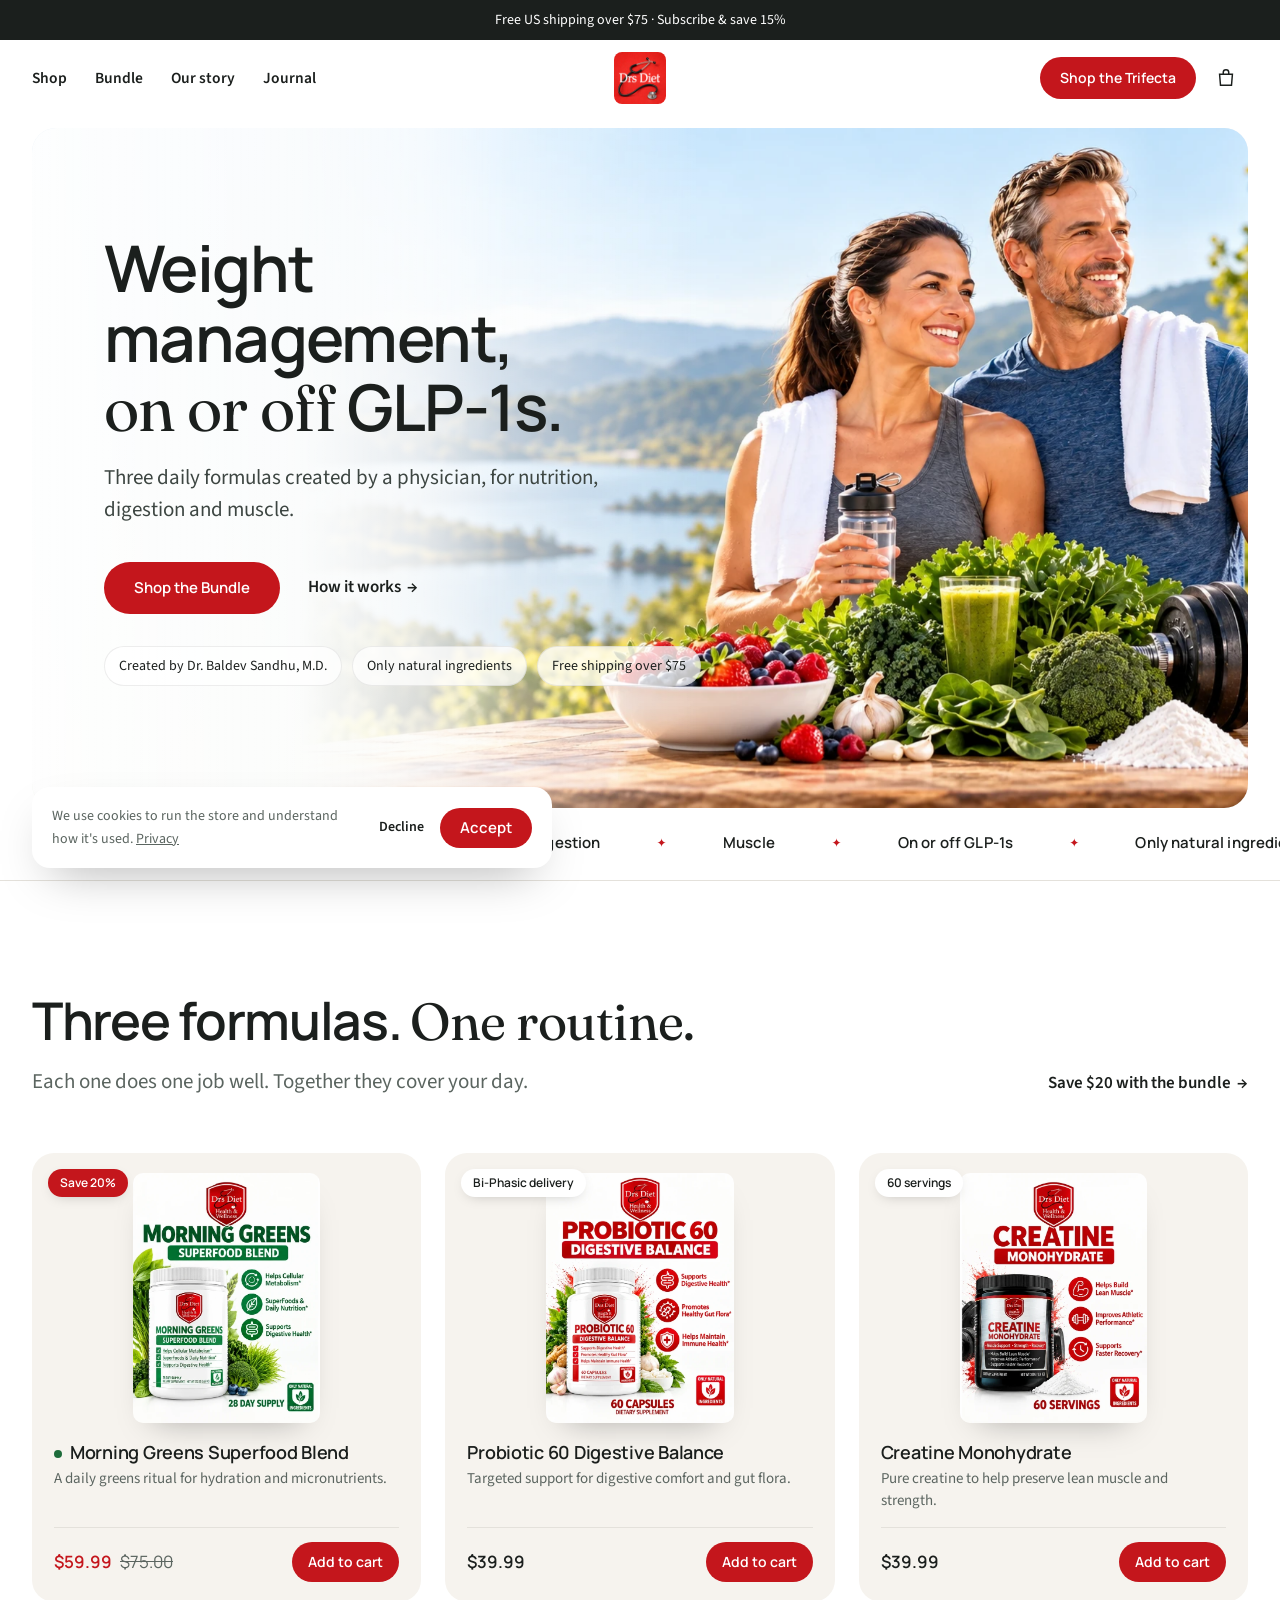
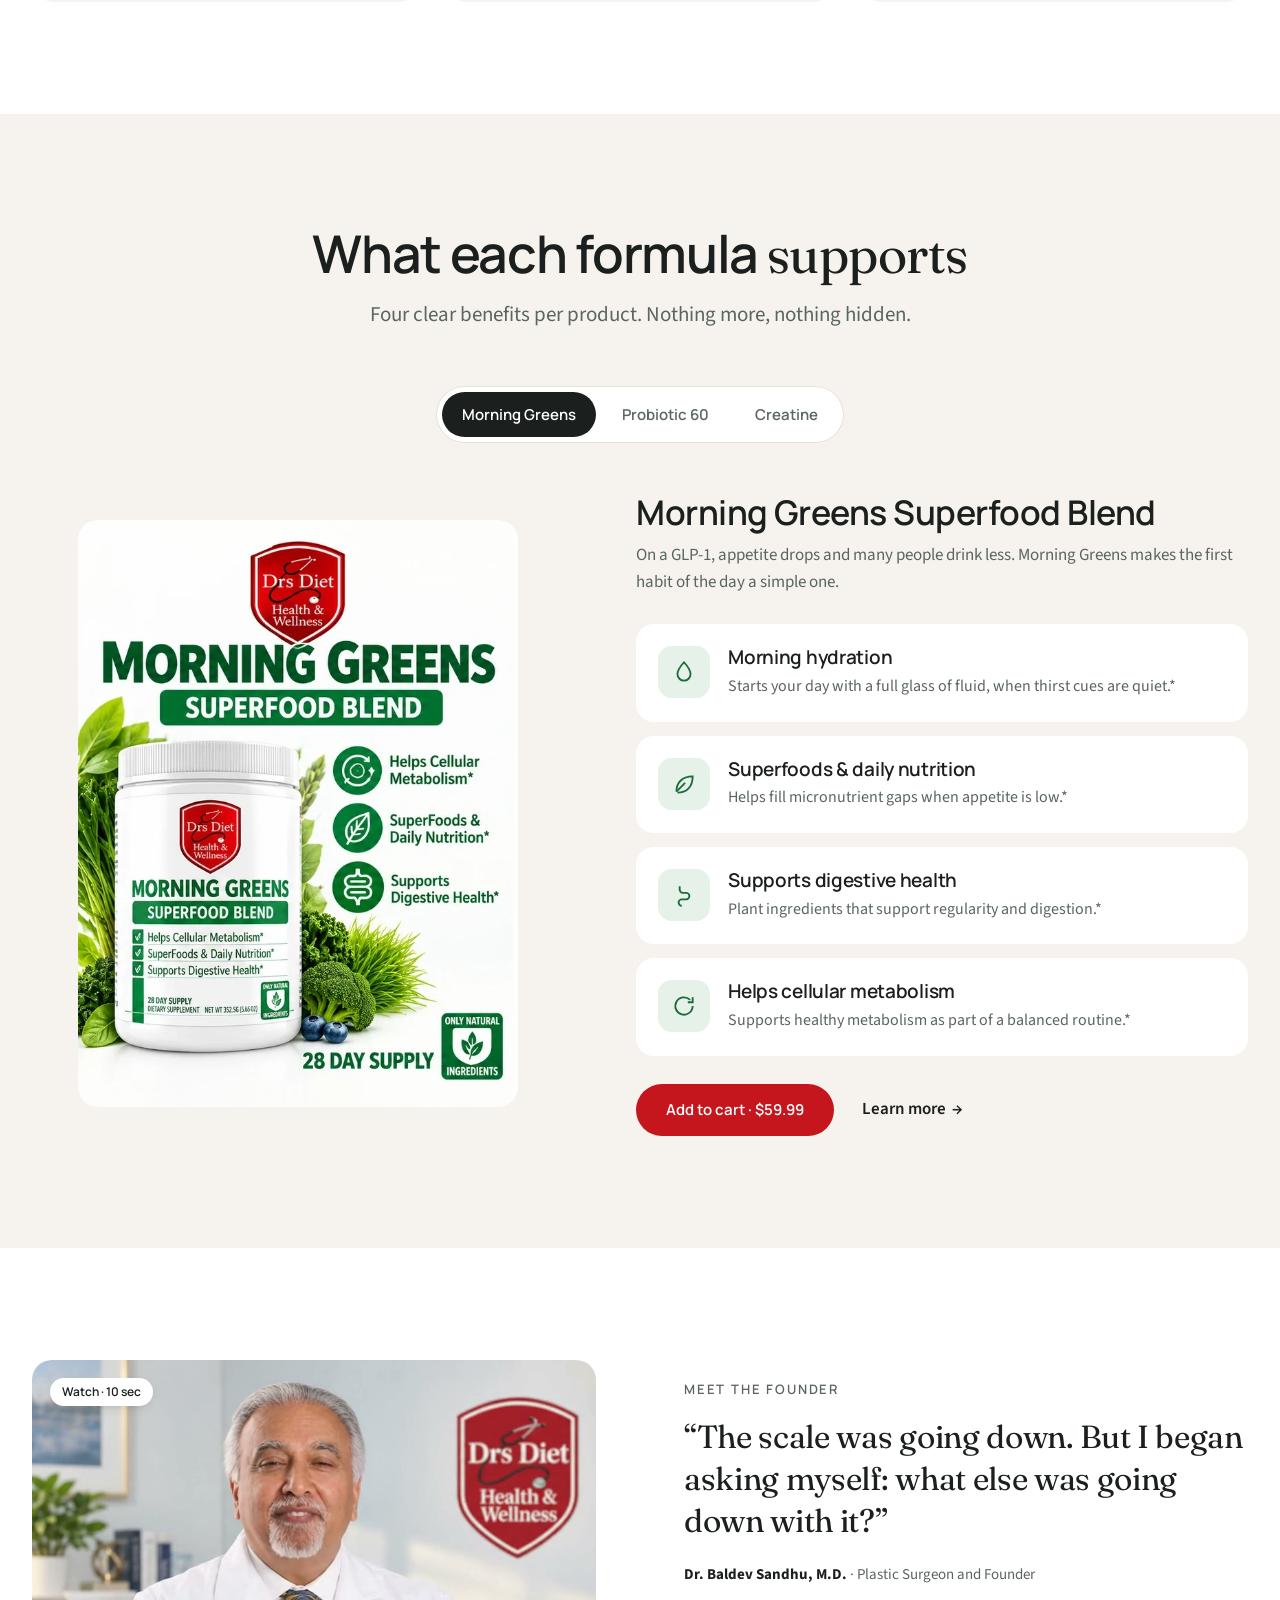
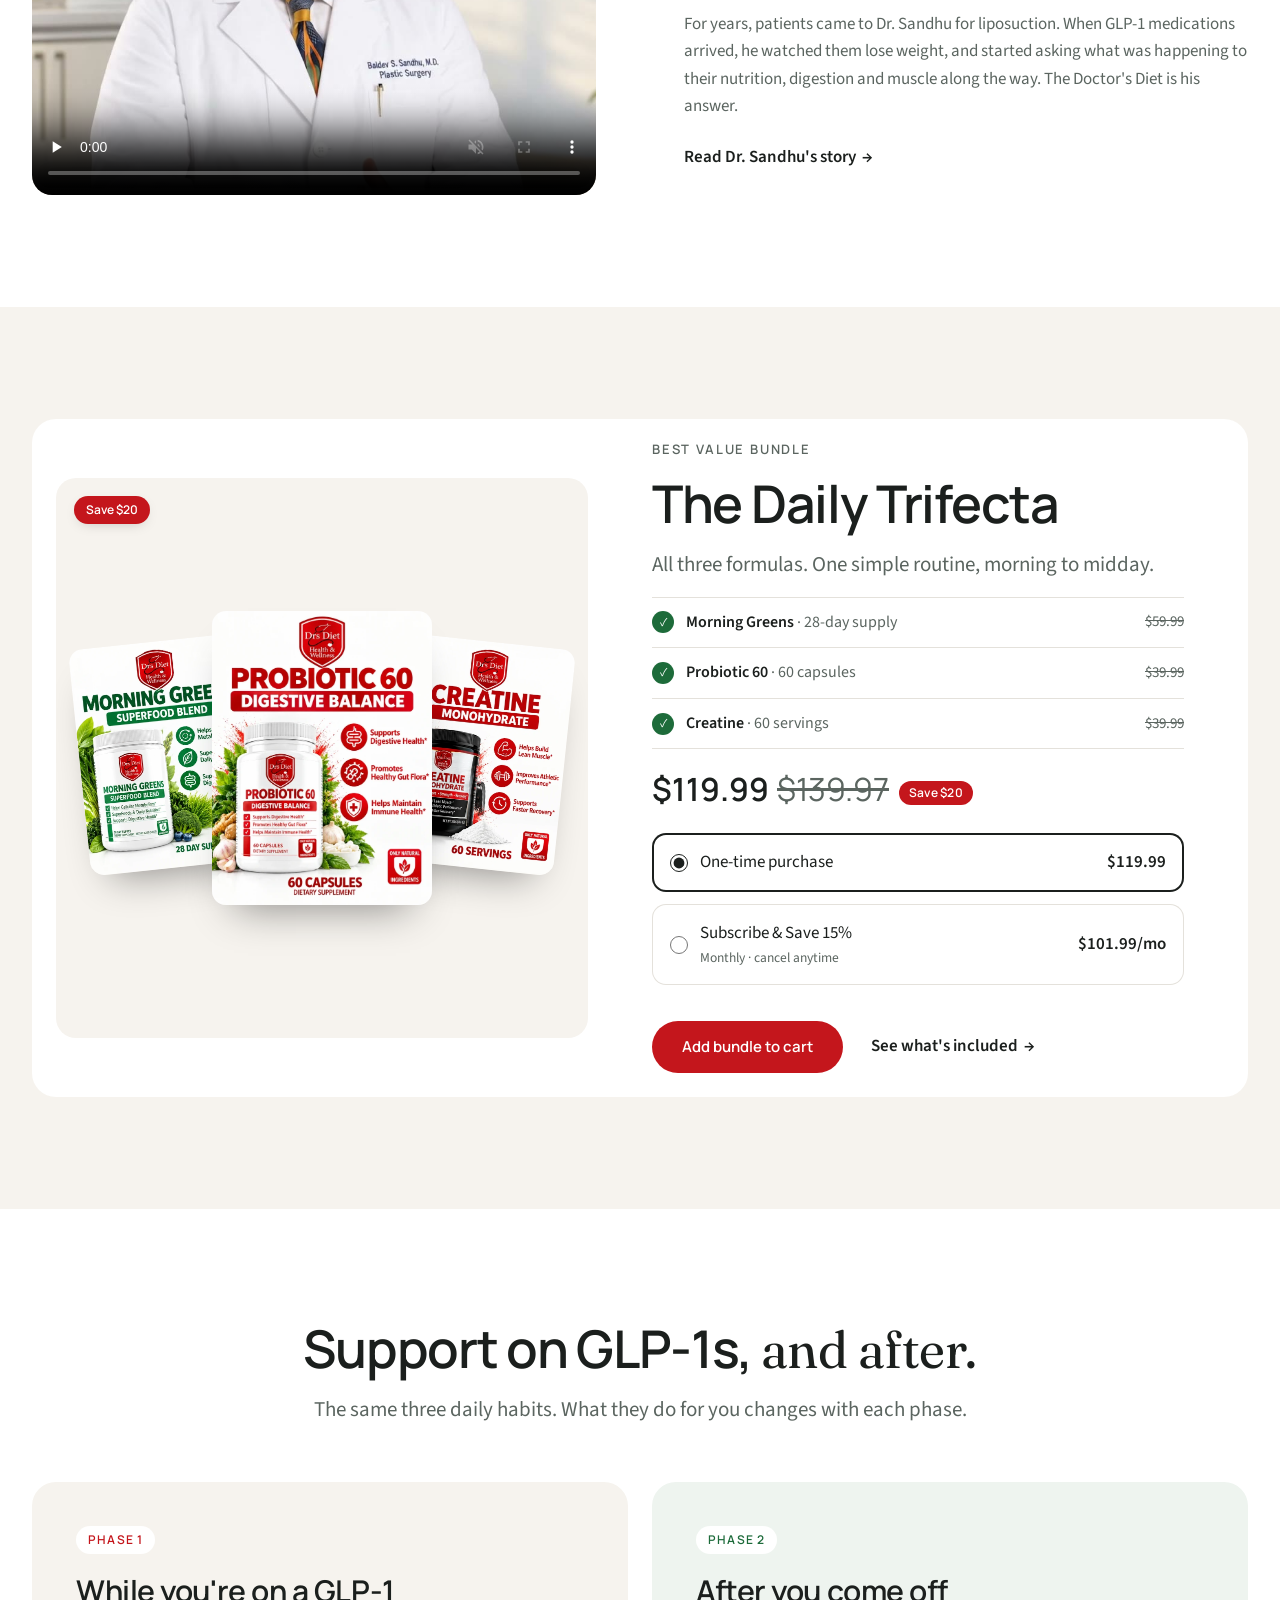
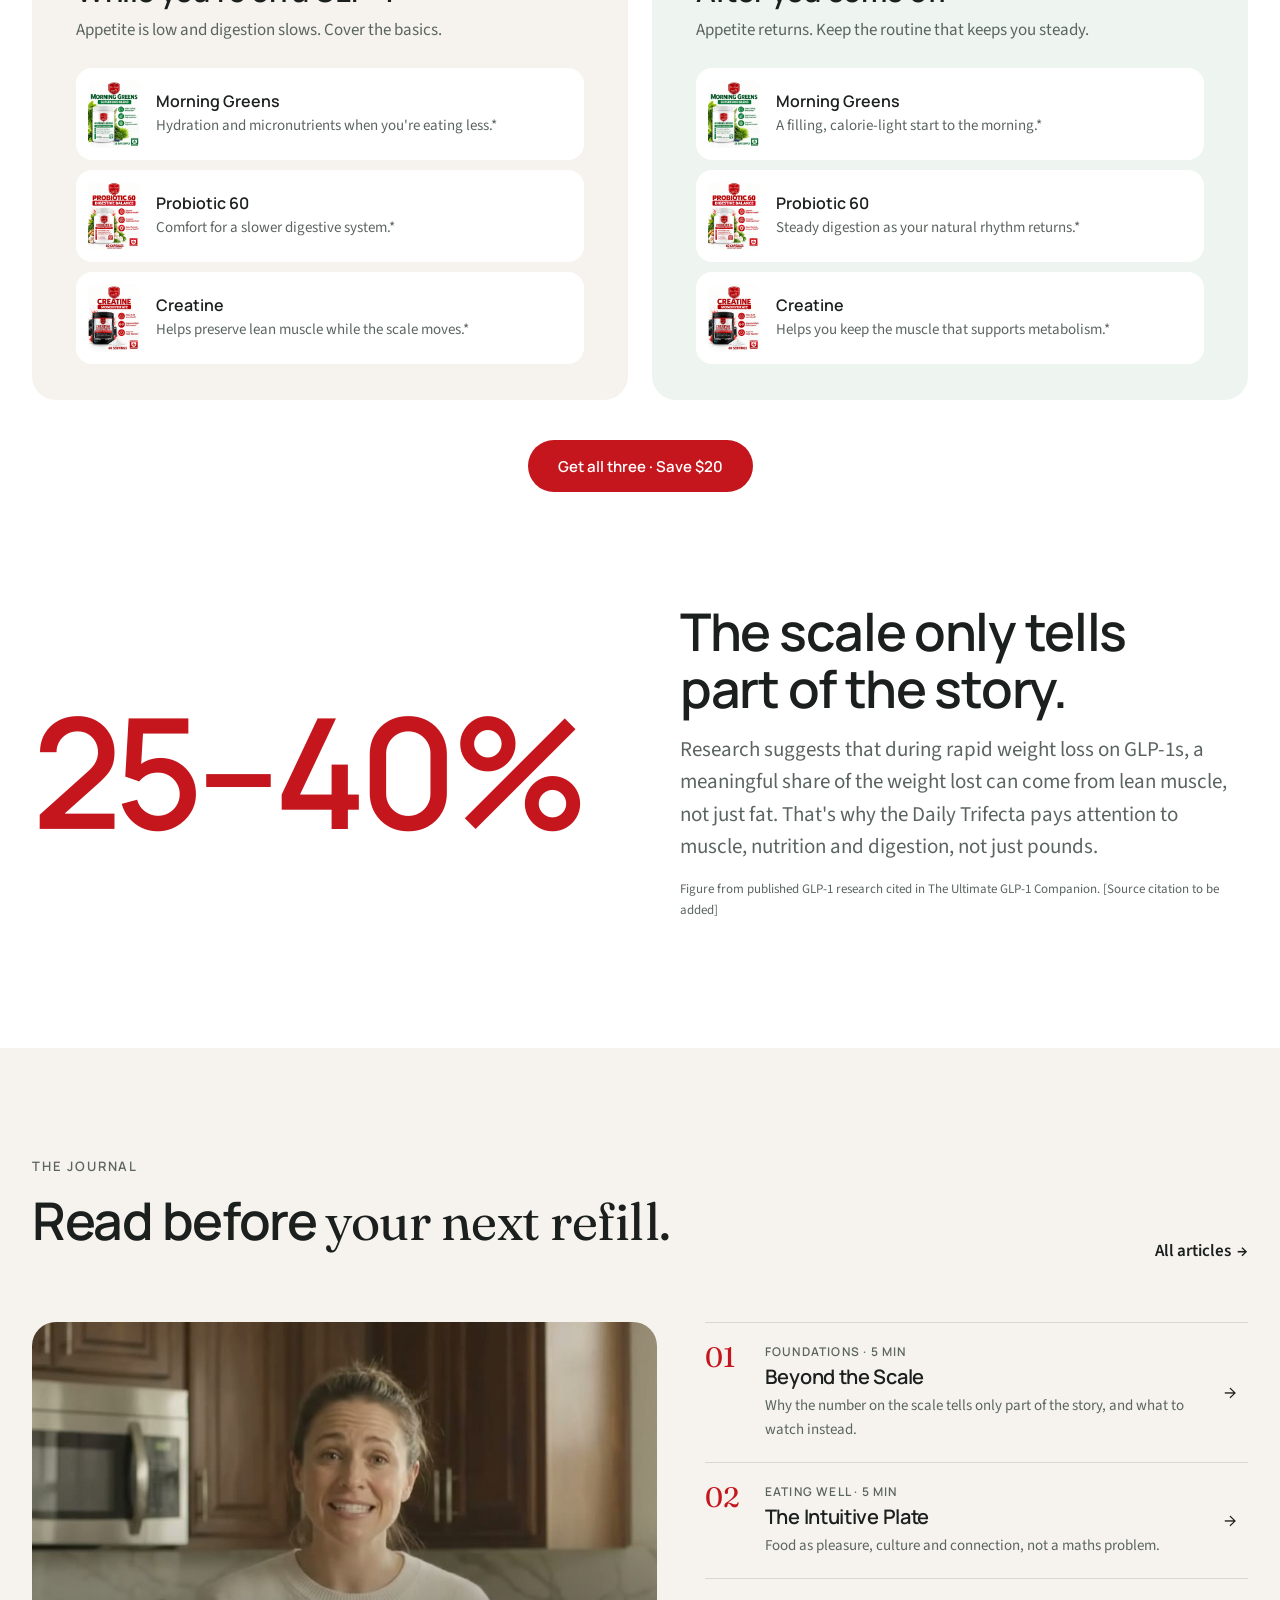
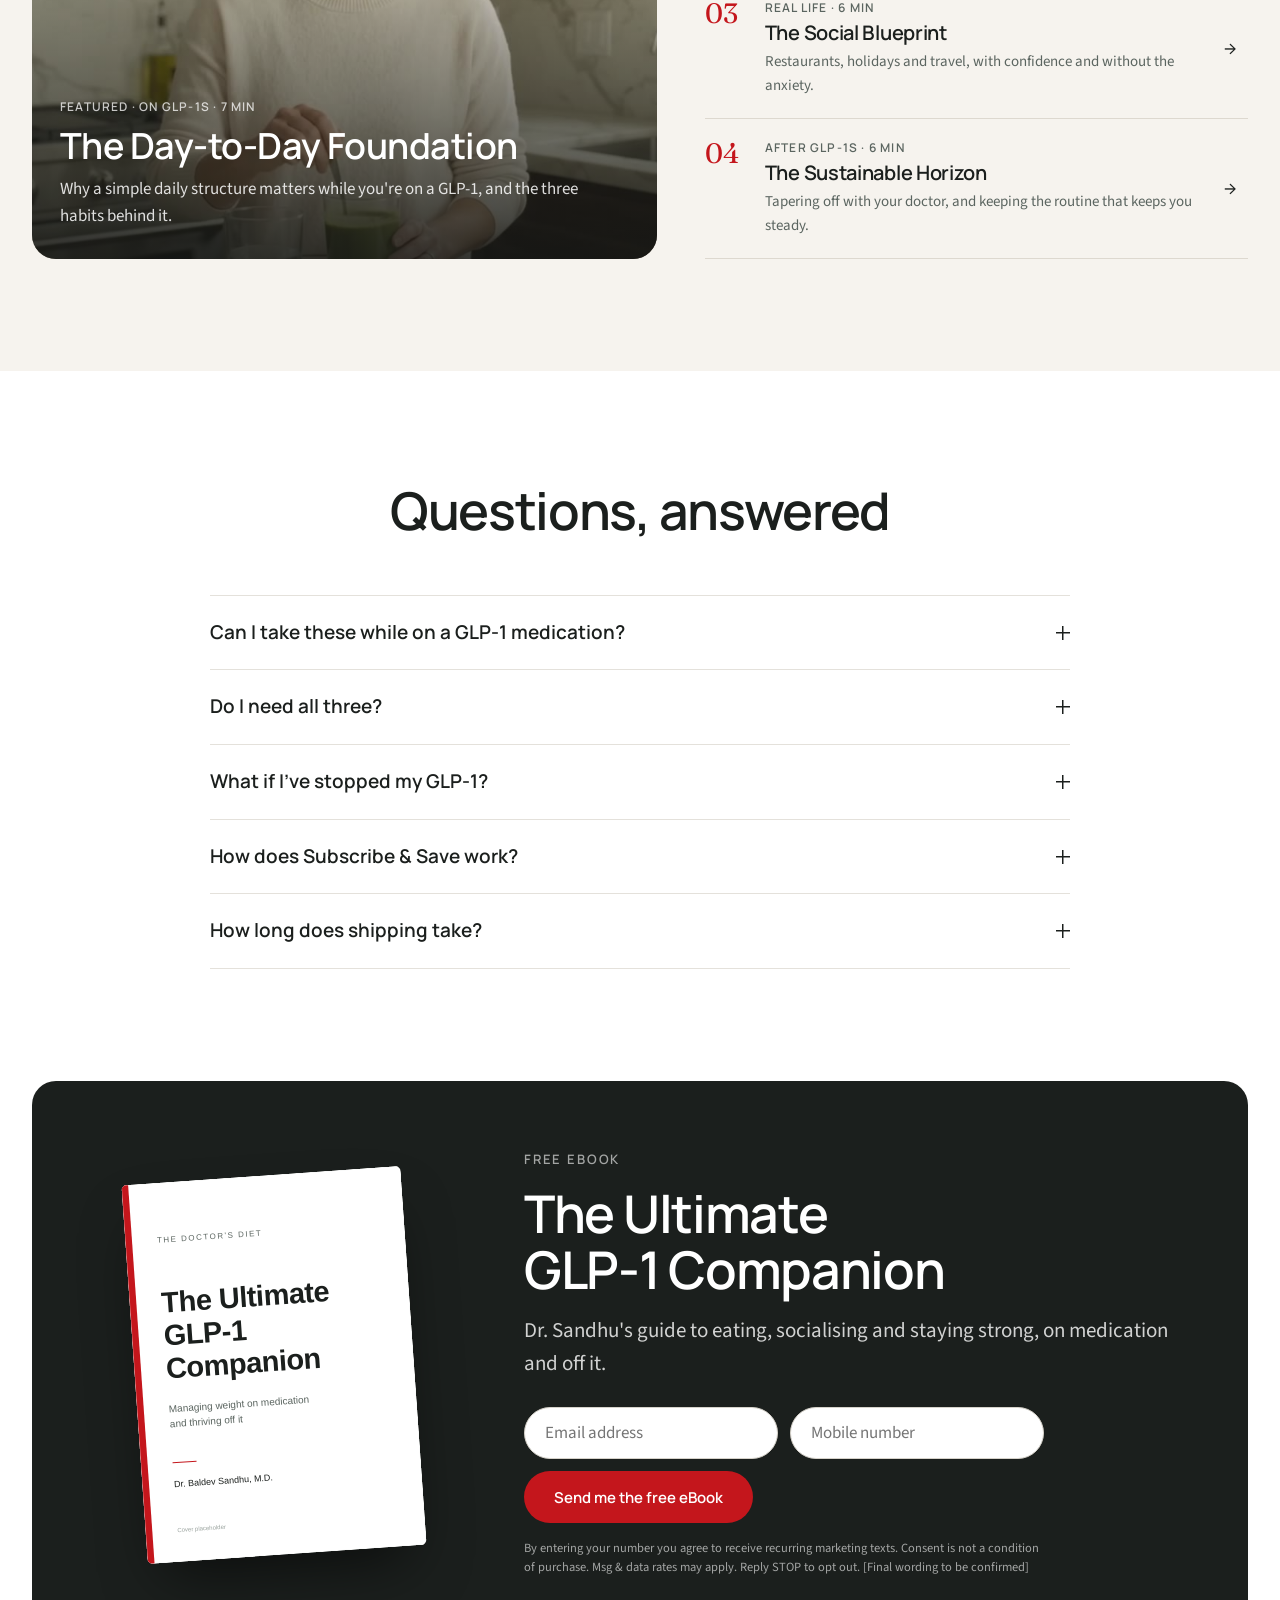
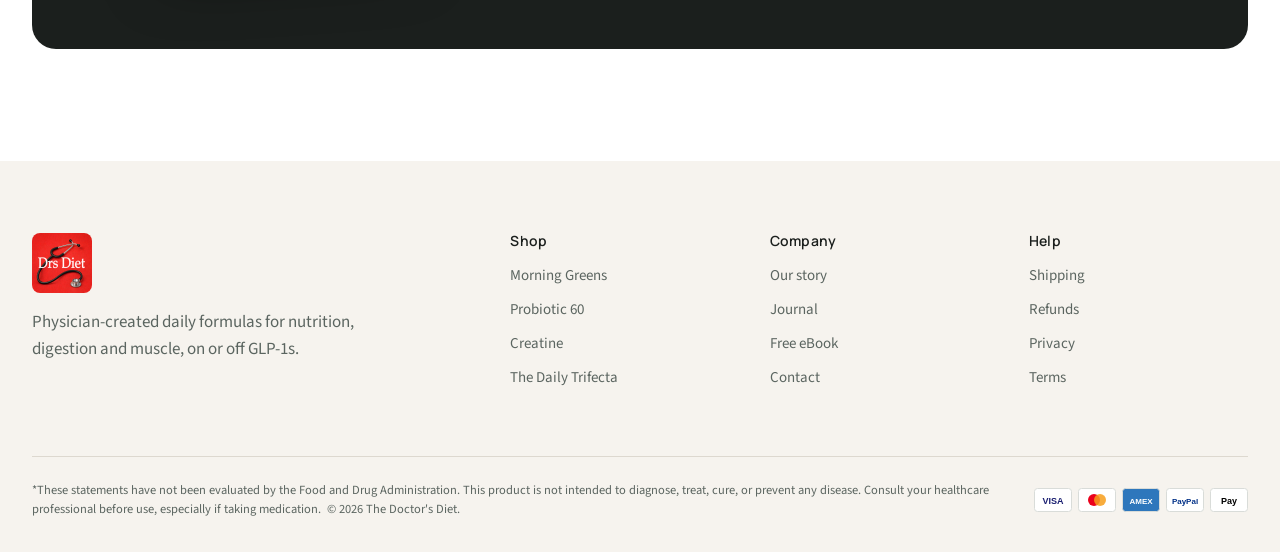
<file: index.html>
<!doctype html>
<html lang="en">
<head>
<meta charset="utf-8">
<meta name="viewport" content="width=device-width, initial-scale=1">
<title>The Doctor's Diet | Weight management, on or off GLP-1s</title>
<meta name="description" content="Physician-created daily supplements for nutrition, digestion and muscle, on or off GLP-1 medication.">
<link rel="icon" href="assets/logo.png">
<script>document.documentElement.classList.add("js")</script>
<link rel="preconnect" href="https://fonts.googleapis.com">
<link rel="preconnect" href="https://fonts.gstatic.com" crossorigin>
<link rel="stylesheet" href="https://fonts.googleapis.com/css2?family=Fraunces:opsz,wght@9..144,400&family=Manrope:wght@500;600;700&family=Source+Sans+3:wght@400;600&display=swap">
<link rel="stylesheet" href="css/styles.css?v=14">
</head>
<body>
<div class="announce">Free US shipping over $75 · Subscribe &amp; save 15%</div>
<header class="site-header">
  <div class="container">
    <div class="header-left">
      <button class="icon-btn menu-toggle" type="button" aria-expanded="false" aria-controls="mobile-nav" aria-label="Menu"><svg viewBox="0 0 24 24" fill="none" stroke="currentColor" stroke-width="1.6" aria-hidden="true"><path d="M4 8h16M4 16h16"/></svg></button>
      <nav class="nav" aria-label="Main"><a href="index.html#shop">Shop</a><a href="bundle.html">Bundle</a><a href="about.html">Our story</a><a href="blog.html">Journal</a></nav>
    </div>
    <a class="logo" href="index.html" aria-label="The Doctor's Diet home"><img src="assets/logo.png" alt="Drs Diet logo" width="52" height="52"></a>
    <div class="header-icons">
      <a class="btn header-cta" href="bundle.html">Shop the Trifecta</a>
      <a class="icon-btn" href="#cart" data-open-cart aria-label="Open cart"><svg viewBox="0 0 24 24" fill="none" stroke="currentColor" stroke-width="1.6" aria-hidden="true"><path d="M5 8h14l-1 12H6L5 8Z"/><path d="M9 8V6a3 3 0 0 1 6 0v2"/></svg><span class="cart-count" data-n="0">0</span></a>
    </div>
  </div>
  <nav class="mobile-nav" id="mobile-nav" aria-label="Mobile"><div><a href="index.html#shop">Shop</a><a href="bundle.html">Bundle</a><a href="about.html">Our story</a><a href="blog.html">Journal</a><a href="contact.html">Contact</a></div></nav>
</header>
<main id="main">

<section class="hero" data-shopify="image-banner">
  <div class="hero-card">
    <div class="hero-bg"><img src="assets/hero-couple.webp" alt="" width="1672" height="941" fetchpriority="high"></div>
    <div class="hero-content container">
      <h1 data-in="1">Weight management, <em class="serif">on or off</em> GLP&#8209;1s.</h1>
      <p class="lead" data-in="2">Three daily formulas created by a physician, for nutrition, digestion and muscle.</p>
      <div class="actions" data-in="3"><a class="btn" href="bundle.html">Shop the Bundle</a><a class="link" href="#how">How it works <span class="arr" aria-hidden="true">→</span></a></div>
      <ul class="hero-badges" data-in="4"><li>Created by Dr. Baldev Sandhu, M.D.</li><li>Only natural ingredients</li><li>Free shipping over $75</li></ul>
    </div>
  </div>
</section>

<div class="marquee" aria-hidden="true"><div class="marquee-track"><span>Created by a physician</span><span>Nutrition</span><span>Digestion</span><span>Muscle</span><span>On or off GLP&#8209;1s</span><span>Only natural ingredients</span><span>Free US shipping over $75</span><span>Created by a physician</span><span>Nutrition</span><span>Digestion</span><span>Muscle</span><span>On or off GLP&#8209;1s</span><span>Only natural ingredients</span><span>Free US shipping over $75</span></div></div>

<section class="section" id="shop" data-shopify="featured-collection">
  <div class="container">
    <div class="head-row">
      <div class="section-head" data-reveal><h2>Three formulas. <em class="serif">One routine.</em></h2><p class="lead">Each one does one job well. Together they cover your day.</p></div>
      <a class="link" href="bundle.html" data-reveal>Save $20 with the bundle <span class="arr" aria-hidden="true">→</span></a>
    </div>
    <div class="grid-3"><article class="card" data-reveal style="--d:0s">
  <a class="card-media" href="product-morning-greens.html"><span class="tag tag--red">Save 20%</span><img src="assets/product-morning-greens.webp" alt="Morning Greens Superfood Blend" width="640" height="853" loading="lazy"></a>
  <div class="card-body">
    <h3><span class="dot" aria-hidden="true"></span><a href="product-morning-greens.html">Morning Greens Superfood Blend</a></h3>
    <p>A daily greens ritual for hydration and micronutrients.</p>
    <div class="card-foot"><div class="price"><span class="sale">$59.99</span><s>$75.00</s></div><button class="btn btn--sm" type="button" data-add="morning-greens">Add to cart</button></div>
  </div>
</article><article class="card" data-reveal style="--d:0.1s">
  <a class="card-media" href="product-probiotic.html"><span class="tag">Bi-Phasic delivery</span><img src="assets/product-probiotic.webp" alt="Probiotic 60 Digestive Balance" width="640" height="853" loading="lazy"></a>
  <div class="card-body">
    <h3><a href="product-probiotic.html">Probiotic 60 Digestive Balance</a></h3>
    <p>Targeted support for digestive comfort and gut flora.</p>
    <div class="card-foot"><div class="price"><span>$39.99</span></div><button class="btn btn--sm" type="button" data-add="probiotic">Add to cart</button></div>
  </div>
</article><article class="card" data-reveal style="--d:0.2s">
  <a class="card-media" href="product-creatine.html"><span class="tag">60 servings</span><img src="assets/product-creatine.webp" alt="Creatine Monohydrate" width="640" height="853" loading="lazy"></a>
  <div class="card-body">
    <h3><a href="product-creatine.html">Creatine Monohydrate</a></h3>
    <p>Pure creatine to help preserve lean muscle and strength.</p>
    <div class="card-foot"><div class="price"><span>$39.99</span></div><button class="btn btn--sm" type="button" data-add="creatine">Add to cart</button></div>
  </div>
</article></div>
  </div>
</section>

<section class="section section--cream" id="benefits" data-shopify="custom: product-benefits (tabs)">
  <div class="container">
    <div class="section-head center" data-reveal><h2>What each formula <em class="serif">supports</em></h2><p class="lead">Four clear benefits per product. Nothing more, nothing hidden.</p></div>
    <div data-tabs>
      <div style="text-align:center"><div class="tabs" role="tablist" aria-label="Products"><button type="button" role="tab" id="tab-morning-greens" aria-controls="panel-morning-greens" aria-selected="true" tabindex="0">Morning Greens</button><button type="button" role="tab" id="tab-probiotic" aria-controls="panel-probiotic" aria-selected="false" tabindex="-1">Probiotic 60</button><button type="button" role="tab" id="tab-creatine" aria-controls="panel-creatine" aria-selected="false" tabindex="-1">Creatine</button></div></div>
      <div class="benefit-panel" id="panel-morning-greens" role="tabpanel" aria-labelledby="tab-morning-greens" data-theme-green>
  <img class="benefit-img" src="assets/product-morning-greens.webp" alt="Morning Greens Superfood Blend" width="640" height="853" loading="lazy">
  <div><h3 style="font-size:clamp(26px,1.4vw + 20px,34px);margin-bottom:8px">Morning Greens Superfood Blend</h3><p style="margin-bottom:28px">On a GLP&#8209;1, appetite drops and many people drink less. Morning Greens makes the first habit of the day a simple one.</p><ul class="benefit-list"><li><span class="ic"><svg viewBox="0 0 24 24" fill="none" stroke="currentColor" stroke-width="1.7" aria-hidden="true"><path d="M12 3s6 6.5 6 11a6 6 0 0 1-12 0c0-4.5 6-11 6-11Z"/></svg></span><div><h3>Morning hydration</h3><p>Starts your day with a full glass of fluid, when thirst cues are quiet.*</p></div></li><li><span class="ic"><svg viewBox="0 0 24 24" fill="none" stroke="currentColor" stroke-width="1.7" aria-hidden="true"><path d="M5 19c0-8 5-14 15-14 0 10-6 15-14 15"/><path d="M5 19 13 11"/></svg></span><div><h3>Superfoods & daily nutrition</h3><p>Helps fill micronutrient gaps when appetite is low.*</p></div></li><li><span class="ic"><svg viewBox="0 0 24 24" fill="none" stroke="currentColor" stroke-width="1.7" aria-hidden="true"><path d="M8 4v3a3 3 0 0 0 3 3h3a3 3 0 0 1 0 6h-4a3 3 0 0 0 0 6"/></svg></span><div><h3>Supports digestive health</h3><p>Plant ingredients that support regularity and digestion.*</p></div></li><li><span class="ic"><svg viewBox="0 0 24 24" fill="none" stroke="currentColor" stroke-width="1.7" aria-hidden="true"><path d="M20 12a8 8 0 1 1-2.4-5.7"/><path d="M20 4v4.5h-4.5"/></svg></span><div><h3>Helps cellular metabolism</h3><p>Supports healthy metabolism as part of a balanced routine.*</p></div></li></ul>
  <div class="actions" style="margin-top:28px"><button class="btn" type="button" data-add="morning-greens">Add to cart · $59.99</button><a class="link" href="product-morning-greens.html">Learn more <span class="arr" aria-hidden="true">→</span></a></div></div>
</div><div class="benefit-panel" id="panel-probiotic" role="tabpanel" aria-labelledby="tab-probiotic" hidden>
  <img class="benefit-img" src="assets/product-probiotic.webp" alt="Probiotic 60 Digestive Balance" width="640" height="853" loading="lazy">
  <div><h3 style="font-size:clamp(26px,1.4vw + 20px,34px);margin-bottom:8px">Probiotic 60 Digestive Balance</h3><p style="margin-bottom:28px">When digestion slows, the gut benefits from steady support. One capsule before breakfast keeps it simple.</p><ul class="benefit-list"><li><span class="ic"><svg viewBox="0 0 24 24" fill="none" stroke="currentColor" stroke-width="1.7" aria-hidden="true"><path d="M8 4v3a3 3 0 0 0 3 3h3a3 3 0 0 1 0 6h-4a3 3 0 0 0 0 6"/></svg></span><div><h3>Supports digestive health</h3><p>Beneficial cultures for comfortable, efficient digestion.*</p></div></li><li><span class="ic"><svg viewBox="0 0 24 24" fill="none" stroke="currentColor" stroke-width="1.7" aria-hidden="true"><circle cx="12" cy="12" r="8"/><circle cx="9" cy="10" r="1.5"/><circle cx="14.5" cy="9" r="1"/><circle cx="14" cy="14.5" r="1.8"/><circle cx="9.5" cy="15" r="1"/></svg></span><div><h3>Promotes healthy gut flora</h3><p>Helps keep your microbiome balanced as your digestion changes.*</p></div></li><li><span class="ic"><svg viewBox="0 0 24 24" fill="none" stroke="currentColor" stroke-width="1.7" aria-hidden="true"><circle cx="12" cy="12" r="8.5"/><path d="M12 7.5V12l3 2"/></svg></span><div><h3>Steady, regular transit</h3><p>Supports regularity when digestion slows down.*</p></div></li><li><span class="ic"><svg viewBox="0 0 24 24" fill="none" stroke="currentColor" stroke-width="1.7" aria-hidden="true"><path d="M12 3 5 6v6c0 4.5 3 7.5 7 9 4-1.5 7-4.5 7-9V6l-7-3Z"/><path d="M12 9v6M9 12h6"/></svg></span><div><h3>Helps maintain immune health</h3><p>A healthy gut supports normal immune function.*</p></div></li></ul>
  <div class="actions" style="margin-top:28px"><button class="btn" type="button" data-add="probiotic">Add to cart · $39.99</button><a class="link" href="product-probiotic.html">Learn more <span class="arr" aria-hidden="true">→</span></a></div></div>
</div><div class="benefit-panel" id="panel-creatine" role="tabpanel" aria-labelledby="tab-creatine" hidden>
  <img class="benefit-img" src="assets/product-creatine.webp" alt="Creatine Monohydrate" width="640" height="853" loading="lazy">
  <div><h3 style="font-size:clamp(26px,1.4vw + 20px,34px);margin-bottom:8px">Creatine Monohydrate</h3><p style="margin-bottom:28px">Muscle matters when the scale is moving. A daily scoop is one of the most studied ways to support it.</p><ul class="benefit-list"><li><span class="ic"><svg viewBox="0 0 24 24" fill="none" stroke="currentColor" stroke-width="1.7" aria-hidden="true"><path d="M4 15c2-1 4-1 6 0 3 1.5 6 1 8-2 1.5-2.5.5-6-2.5-6.5-2-.3-3 1-3.5 2.5L11 7c-.5-2-3-3-4.5-1.5"/><path d="M4 15v4h12"/></svg></span><div><h3>Helps build lean muscle</h3><p>Helps preserve lean muscle while the scale is moving.*</p></div></li><li><span class="ic"><svg viewBox="0 0 24 24" fill="none" stroke="currentColor" stroke-width="1.7" aria-hidden="true"><path d="M6 8v8M3.5 10v4M18 8v8M20.5 10v4M6 12h12"/></svg></span><div><h3>Athletic performance</h3><p>Supports strength and physical performance.*</p></div></li><li><span class="ic"><svg viewBox="0 0 24 24" fill="none" stroke="currentColor" stroke-width="1.7" aria-hidden="true"><path d="M13 3 5 13.5h6L10 21l8-10.5h-6L13 3Z"/></svg></span><div><h3>Energy without stimulants</h3><p>Supports your body's natural energy system.*</p></div></li><li><span class="ic"><svg viewBox="0 0 24 24" fill="none" stroke="currentColor" stroke-width="1.7" aria-hidden="true"><path d="M20 12a8 8 0 1 1-2.4-5.7"/><path d="M20 4v4.5h-4.5"/></svg></span><div><h3>Supports faster recovery</h3><p>Helps you bounce back after activity.*</p></div></li></ul>
  <div class="actions" style="margin-top:28px"><button class="btn" type="button" data-add="creatine">Add to cart · $39.99</button><a class="link" href="product-creatine.html">Learn more <span class="arr" aria-hidden="true">→</span></a></div></div>
</div>
    </div>
  </div>
</section>

<section class="section" data-shopify="image-with-text (video)">
  <div class="container split">
    <div class="media-frame" data-reveal><span class="tag">Watch · 10 sec</span><video controls muted playsinline preload="none" poster="assets/poster-dr-sandhu.jpg" data-src="assets/video-dr-sandhu.mp4" width="1280" height="720" aria-label="Video: Dr. Sandhu introduces The Doctor's Diet"></video></div>
    <div data-reveal style="--d:.1s">
      <span class="kicker">Meet the founder</span>
      <p class="quote">“The scale was going down. But I began asking myself: what else was going down with it?”</p>
      <p class="byline"><strong style="color:#1b1f1d">Dr. Baldev Sandhu, M.D.</strong> · Plastic Surgeon and Founder</p>
      <p>For years, patients came to Dr. Sandhu for liposuction. When GLP&#8209;1 medications arrived, he watched them lose weight, and started asking what was happening to their nutrition, digestion and muscle along the way. The Doctor's Diet is his answer.</p>
      <div class="actions" style="margin-top:24px"><a class="link" href="about.html">Read Dr. Sandhu's story <span class="arr" aria-hidden="true">→</span></a></div>
    </div>
  </div>
</section>

<section class="section section--cream" data-shopify="custom: bundle-offer">
  <div class="container"><div class="bundle-card split">
    <div class="trio" data-reveal><span class="tag tag--red">Save $20</span>
      <img class="t1" src="assets/product-morning-greens.webp" alt="Morning Greens" width="640" height="853" loading="lazy">
      <img class="t3" src="assets/product-creatine.webp" alt="Creatine Monohydrate" width="640" height="853" loading="lazy">
      <img class="t2" src="assets/product-probiotic.webp" alt="Probiotic 60" width="640" height="853" loading="lazy"></div>
    <div data-reveal style="--d:.1s"><div class="offer" data-product-scope="trifecta">
  <span class="kicker">Best value bundle</span>
  <h2>The Daily Trifecta</h2>
  <p class="lead">All three formulas. One simple routine, morning to midday.</p>
  <ul class="incl"><li><span class="chk" aria-hidden="true">✓</span><span><strong>Morning Greens</strong> · 28-day supply</span><s>$59.99</s></li><li><span class="chk" aria-hidden="true">✓</span><span><strong>Probiotic 60</strong> · 60 capsules</span><s>$39.99</s></li><li><span class="chk" aria-hidden="true">✓</span><span><strong>Creatine</strong> · 60 servings</span><s>$39.99</s></li></ul>
  <div class="price"><span data-live-price>$119.99</span><s>$139.97</s><span class="save">Save $20</span></div>
  <fieldset class="toggle">
  <legend class="sr">Purchase option</legend>
  <label><input type="radio" name="buy-trifecta" value="once" checked><span>One-time purchase</span><span class="opt-price">$119.99</span></label>
  <label><input type="radio" name="buy-trifecta" value="sub"><span>Subscribe &amp; Save 15%<small>Monthly · cancel anytime</small></span><span class="opt-price">$101.99/mo</span></label>
</fieldset>
<p class="bonus">+ FREE eBook: The Ultimate GLP&#8209;1 Companion</p>
  <div class="actions"><button class="btn" type="button" data-add="trifecta">Add bundle to cart</button><a class="link" href="bundle.html">See what's included <span class="arr" aria-hidden="true">→</span></a></div>
</div></div>
  </div></div>
</section>

<section class="section" id="how" data-shopify="multicolumn: routine">
  <div class="container">
    <div class="section-head center" data-reveal><h2>Support on GLP&#8209;1s, <em class="serif">and after.</em></h2><p class="lead">The same three daily habits. What they do for you changes with each phase.</p></div>
    <div class="stages"><div class="stage stage--on" data-reveal style="--d:0.0s"><span class="stage-pill">Phase 1</span><h3>While you're on a GLP&#8209;1</h3><p>Appetite is low and digestion slows. Cover the basics.</p><ul><li><img src="assets/product-morning-greens.webp" alt="" width="64" height="85" loading="lazy"><div><strong>Morning Greens</strong><span>Hydration and micronutrients when you're eating less.*</span></div></li><li><img src="assets/product-probiotic.webp" alt="" width="64" height="85" loading="lazy"><div><strong>Probiotic 60</strong><span>Comfort for a slower digestive system.*</span></div></li><li><img src="assets/product-creatine.webp" alt="" width="64" height="85" loading="lazy"><div><strong>Creatine</strong><span>Helps preserve lean muscle while the scale moves.*</span></div></li></ul></div><div class="stage stage--off" data-reveal style="--d:0.12s"><span class="stage-pill">Phase 2</span><h3>After you come off</h3><p>Appetite returns. Keep the routine that keeps you steady.</p><ul><li><img src="assets/product-morning-greens.webp" alt="" width="64" height="85" loading="lazy"><div><strong>Morning Greens</strong><span>A filling, calorie-light start to the morning.*</span></div></li><li><img src="assets/product-probiotic.webp" alt="" width="64" height="85" loading="lazy"><div><strong>Probiotic 60</strong><span>Steady digestion as your natural rhythm returns.*</span></div></li><li><img src="assets/product-creatine.webp" alt="" width="64" height="85" loading="lazy"><div><strong>Creatine</strong><span>Helps you keep the muscle that supports metabolism.*</span></div></li></ul></div></div>
    <div class="center" style="margin-top:40px" data-reveal><a class="btn" href="bundle.html">Get all three · Save $20</a></div>
  </div>
</section>

<section class="section section--tight" data-shopify="custom: stat">
  <div class="container stat">
    <div class="stat-num" data-reveal data-count="40">25–40%</div>
    <div data-reveal style="--d:.1s">
      <h2>The scale only tells part of the story.</h2>
      <p class="lead">Research suggests that during rapid weight loss on GLP&#8209;1s, a meaningful share of the weight lost can come from lean muscle, not just fat. That's why the Daily Trifecta pays attention to muscle, nutrition and digestion, not just pounds.</p>
      <p class="note">Figure from published GLP&#8209;1 research cited in The Ultimate GLP&#8209;1 Companion. [Source citation to be added]</p>
    </div>
  </div>
</section>

<section class="section section--cream" data-shopify="featured-blog">
  <div class="container">
    <div class="head-row"><div class="section-head" data-reveal><span class="kicker">The Journal</span><h2>Read before <em class="serif">your next refill.</em></h2></div><a class="link" href="blog.html" data-reveal>All articles <span class="arr" aria-hidden="true">→</span></a></div>
    <div class="journal">
      <a class="j-feature" href="blog-post.html" data-reveal>
        <img src="assets/poster-morning-greens.jpg" alt="" width="1280" height="720" loading="lazy">
        <div class="j-overlay"><span class="j-cat">Featured · On GLP&#8209;1s · 7 min</span><h3>The Day-to-Day Foundation</h3><p>Why a simple daily structure matters while you're on a GLP&#8209;1, and the three habits behind it.</p></div>
      </a>
      <ol class="j-list"><li data-reveal style="--d:0.0s"><a href="blog-post.html"><span class="j-n">01</span><span class="j-text"><span class="j-cat">Foundations · 5 min</span><strong>Beyond the Scale</strong><span class="j-d">Why the number on the scale tells only part of the story, and what to watch instead.</span></span><span class="j-arr" aria-hidden="true">→</span></a></li><li data-reveal style="--d:0.08s"><a href="blog-post.html"><span class="j-n">02</span><span class="j-text"><span class="j-cat">Eating well · 5 min</span><strong>The Intuitive Plate</strong><span class="j-d">Food as pleasure, culture and connection, not a maths problem.</span></span><span class="j-arr" aria-hidden="true">→</span></a></li><li data-reveal style="--d:0.16s"><a href="blog-post.html"><span class="j-n">03</span><span class="j-text"><span class="j-cat">Real life · 6 min</span><strong>The Social Blueprint</strong><span class="j-d">Restaurants, holidays and travel, with confidence and without the anxiety.</span></span><span class="j-arr" aria-hidden="true">→</span></a></li><li data-reveal style="--d:0.24s"><a href="blog-post.html"><span class="j-n">04</span><span class="j-text"><span class="j-cat">After GLP&#8209;1s · 6 min</span><strong>The Sustainable Horizon</strong><span class="j-d">Tapering off with your doctor, and keeping the routine that keeps you steady.</span></span><span class="j-arr" aria-hidden="true">→</span></a></li></ol>
    </div>
  </div>
</section>

<section class="section" data-shopify="collapsible-content: faq">
  <div class="container">
    <div class="section-head center" data-reveal><h2>Questions, answered</h2></div>
    <div class="faq"><details data-reveal><summary>Can I take these while on a GLP&#8209;1 medication?</summary><div><p>The Doctor's Diet formulas are dietary supplements designed to support nutrition, digestion and muscle alongside a healthy lifestyle. They do not replace or interact with your prescription by design, but always check with your healthcare professional before starting any supplement while taking medication.</p></div></details><details data-reveal><summary>Do I need all three?</summary><div><p>Each formula does one job. Many people start with the Daily Trifecta because the three habits work as one routine, and the bundle saves $20. You can also buy each product on its own.</p></div></details><details data-reveal><summary>What if I've stopped my GLP&#8209;1?</summary><div><p>The same routine carries on. Morning Greens becomes a filling morning ritual, the probiotic keeps digestion steady and creatine helps you keep your muscle.</p></div></details><details data-reveal><summary>How does Subscribe & Save work?</summary><div><p>You save 15% and your order ships every month. Skip or cancel anytime. Subscribing to the Daily Trifecta also includes the free eBook, The Ultimate GLP&#8209;1 Companion.</p></div></details><details data-reveal><summary>How long does shipping take?</summary><div><p>[Shipping times to be confirmed by the client.] Orders over $75 ship free within the US.</p></div></details></div>
  </div>
</section>

<section class="section section--tight" data-shopify="newsletter (custom: ebook)">
  <div class="container">
    <div class="ebook-card" data-reveal>
      <img class="ebook-cover" src="assets/ebook-cover.svg" alt="The Ultimate GLP&#8209;1 Companion eBook cover" width="560" height="760" loading="lazy">
      <div>
        <span class="kicker" style="color:rgba(255,255,255,.6)">Free eBook</span>
        <h2>The Ultimate GLP&#8209;1 Companion</h2>
        <p class="lead" style="margin-bottom:28px">Dr. Sandhu's guide to eating, socialising and staying strong, on medication and off it.</p>
        <form class="form" data-fake="Thank you. Check your inbox for The Ultimate GLP&#8209;1 Companion.">
  
  <div class="form-row">
    <label class="sr" for="home-email">Email</label><input class="field" id="home-email" type="email" name="email" placeholder="Email address" required autocomplete="email">
    <label class="sr" for="home-phone">Phone</label><input class="field" id="home-phone" type="tel" name="phone" placeholder="Mobile number" autocomplete="tel">
  </div>
  <div><button class="btn" type="submit">Send me the free eBook</button></div>
  <p class="form-note">By entering your number you agree to receive recurring marketing texts. Consent is not a condition of purchase. Msg &amp; data rates may apply. Reply STOP to opt out. [Final wording to be confirmed]</p>
</form>
      </div>
    </div>
  </div>
</section>

</main>
<footer class="site-footer" data-shopify="footer">
  <div class="container">
    <div class="footer-grid">
      <div class="footer-brand"><a href="index.html" aria-label="Home"><img src="assets/logo.png" alt="Drs Diet logo" width="60" height="60" loading="lazy"></a>
        <p>Physician-created daily formulas for nutrition, digestion and muscle, on or off GLP-1s.</p></div>
      <div><h4>Shop</h4><ul>
        <li><a href="product-morning-greens.html">Morning Greens</a></li>
        <li><a href="product-probiotic.html">Probiotic 60</a></li>
        <li><a href="product-creatine.html">Creatine</a></li>
        <li><a href="bundle.html">The Daily Trifecta</a></li></ul></div>
      <div><h4>Company</h4><ul>
        <li><a href="about.html">Our story</a></li>
        <li><a href="blog.html">Journal</a></li>
        <li><a href="ebook.html">Free eBook</a></li>
        <li><a href="contact.html">Contact</a></li></ul></div>
      <div><h4>Help</h4><ul>
        <li><a href="shipping.html">Shipping</a></li>
        <li><a href="refunds.html">Refunds</a></li>
        <li><a href="privacy.html">Privacy</a></li>
        <li><a href="terms.html">Terms</a></li></ul></div>
    </div>
    <div class="footer-base">
      <p>*These statements have not been evaluated by the Food and Drug Administration. This product is not intended to diagnose, treat, cure, or prevent any disease. Consult your healthcare professional before use, especially if taking medication. &nbsp;© 2026 The Doctor's Diet.</p>
      <div class="pay"><svg viewBox="0 0 38 24" role="img" aria-label="VISA"><rect x=".5" y=".5" width="37" height="23" rx="3" fill="#fff" stroke="#d9dcd9"/><text x="19" y="15.5" text-anchor="middle" font-family="Arial,sans-serif" font-weight="700" font-size="9" fill="#1a1f71">VISA</text></svg><svg viewBox="0 0 38 24" role="img" aria-label="Mastercard"><rect x=".5" y=".5" width="37" height="23" rx="3" fill="#fff" stroke="#d9dcd9"/><circle cx="16" cy="12" r="6" fill="#eb001b"/><circle cx="22" cy="12" r="6" fill="#f79e1b" fill-opacity=".85"/></svg><svg viewBox="0 0 38 24" role="img" aria-label="AMEX"><rect x=".5" y=".5" width="37" height="23" rx="3" fill="#2e77bc" stroke="#d9dcd9"/><text x="19" y="15.5" text-anchor="middle" font-family="Arial,sans-serif" font-weight="700" font-size="8" fill="#fff">AMEX</text></svg><svg viewBox="0 0 38 24" role="img" aria-label="PayPal"><rect x=".5" y=".5" width="37" height="23" rx="3" fill="#fff" stroke="#d9dcd9"/><text x="19" y="15.5" text-anchor="middle" font-family="Arial,sans-serif" font-weight="700" font-size="8" fill="#003087">PayPal</text></svg><svg viewBox="0 0 38 24" role="img" aria-label="Pay"><rect x=".5" y=".5" width="37" height="23" rx="3" fill="#fff" stroke="#d9dcd9"/><text x="19" y="15.5" text-anchor="middle" font-family="Arial,sans-serif" font-weight="700" font-size="9" fill="#000">Pay</text></svg></div>
    </div>
  </div>
</footer>
<div class="overlay" id="cart-overlay" data-close-cart></div>
<aside class="drawer" id="cart" aria-label="Cart" aria-hidden="true">
  <div class="drawer-head"><h2>Your cart</h2><button class="icon-btn" type="button" data-close-cart aria-label="Close cart"><svg viewBox="0 0 24 24" fill="none" stroke="currentColor" stroke-width="1.6" aria-hidden="true"><path d="M6 6l12 12M18 6 6 18"/></svg></button></div>
  <div class="ship"><span id="ship-msg">Free shipping on orders over $75.</span><div class="bar"><span id="ship-bar" style="width:0"></span></div></div>
  <div class="drawer-items" id="cart-items"></div>
  <a class="drawer-upsell" id="cart-upsell" href="bundle.html"><img src="assets/bundle-lifestyle.jpg" alt="" width="48" height="48" loading="lazy"><span>Get all three in <strong>The Daily Trifecta</strong> and save $20 →</span></a>
  <div class="drawer-foot">
    <div class="subtotal"><span>Subtotal</span><span id="cart-subtotal">$0.00</span></div>
    <p class="small">Taxes and shipping calculated at checkout.</p>
    <button class="btn btn--block" id="checkout" type="button">Checkout</button>
  </div>
</aside>
<div class="cookie" id="cookie" role="region" aria-label="Cookie consent">
  <p>We use cookies to run the store and understand how it's used. <a href="privacy.html">Privacy</a></p>
  <div class="cookie-actions"><button class="link" type="button" data-cookie="declined">Decline</button><button class="btn" type="button" data-cookie="accepted">Accept</button></div>
</div>

<script src="js/main.js?v=2"></script>
</body>
</html>
</file>
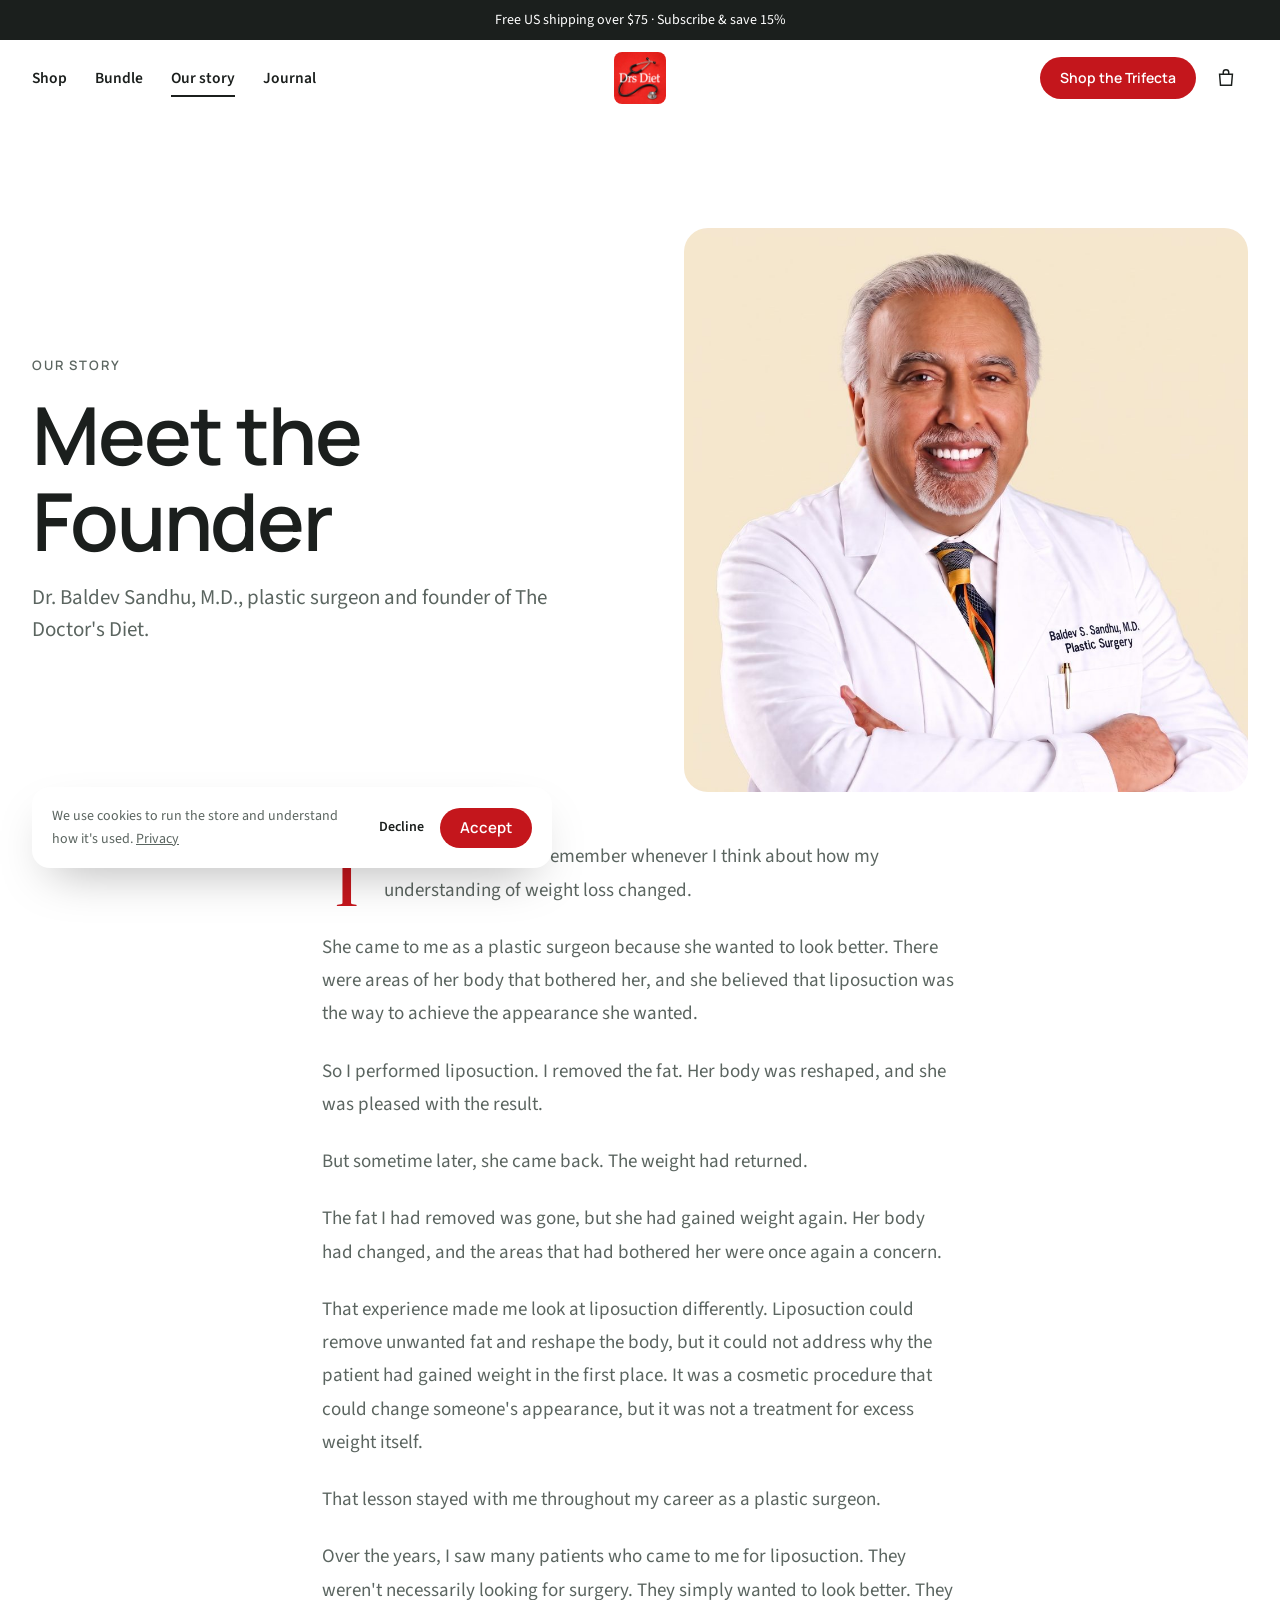
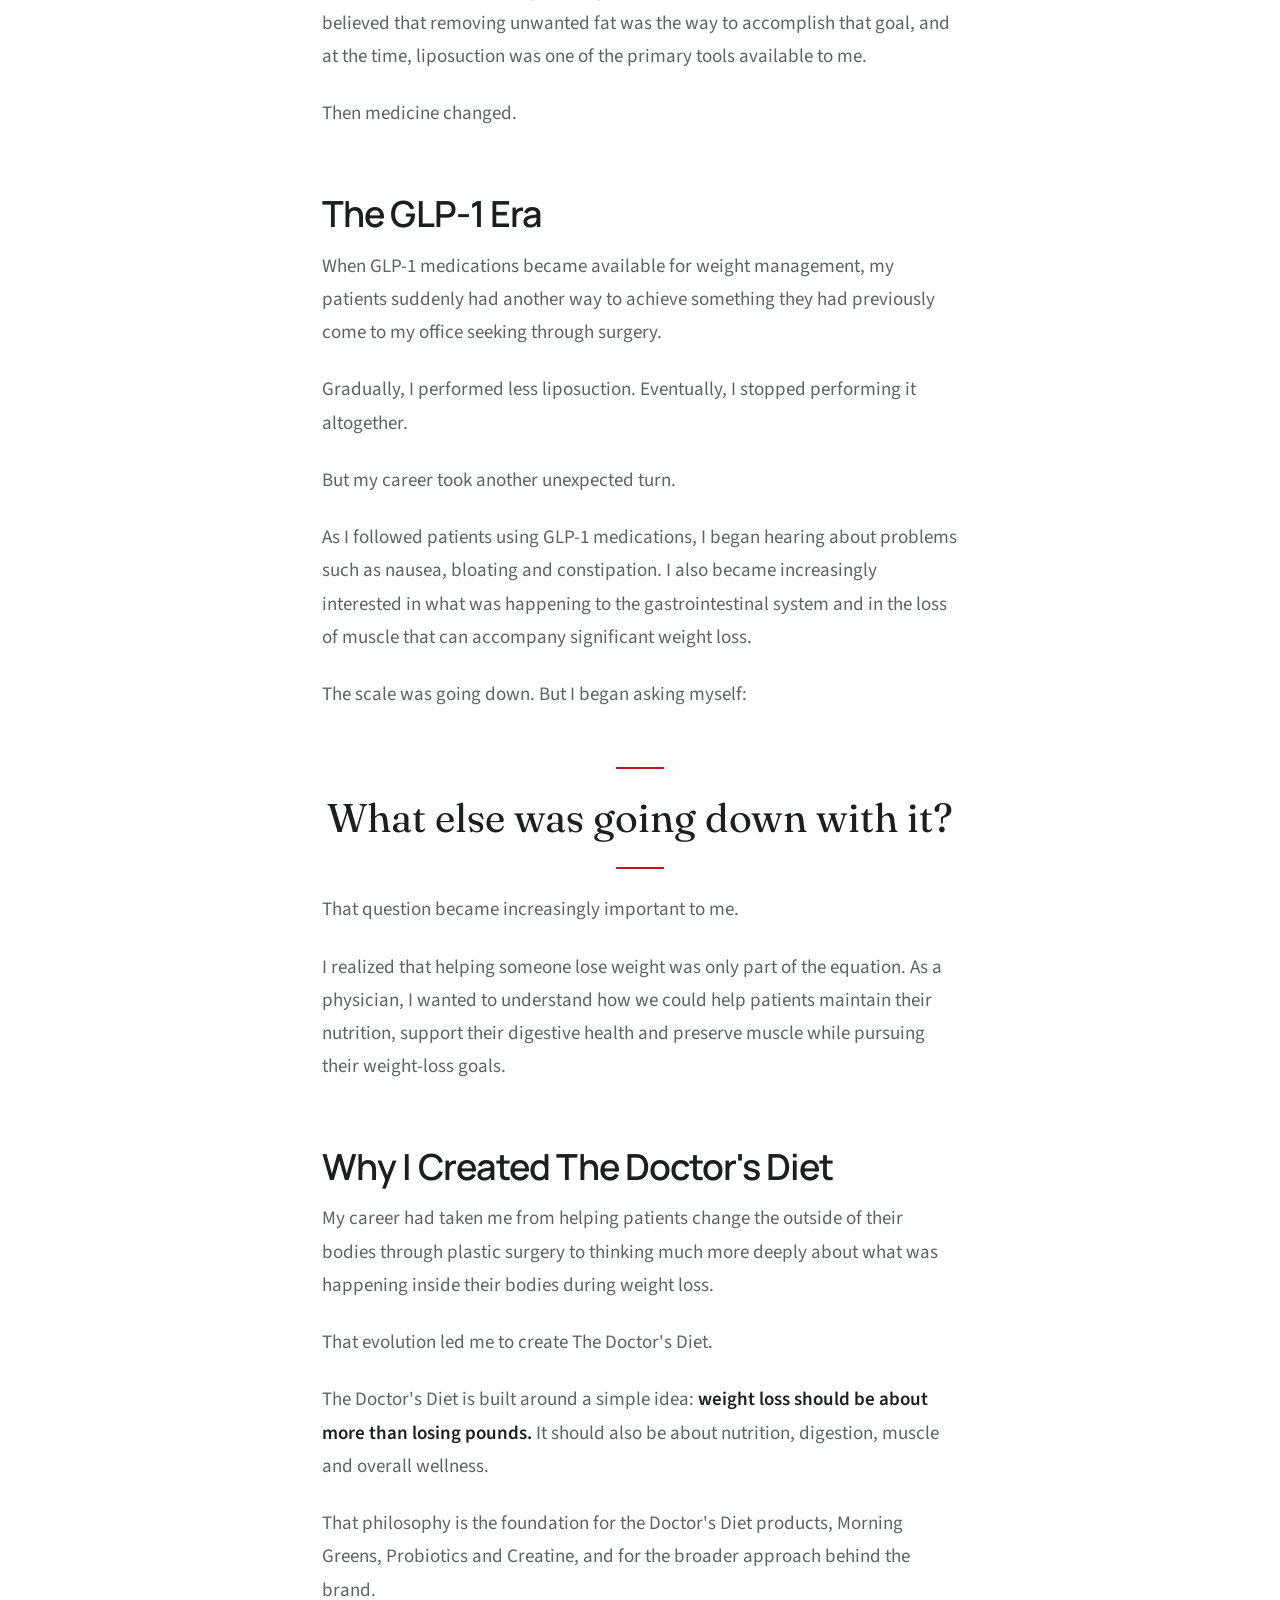
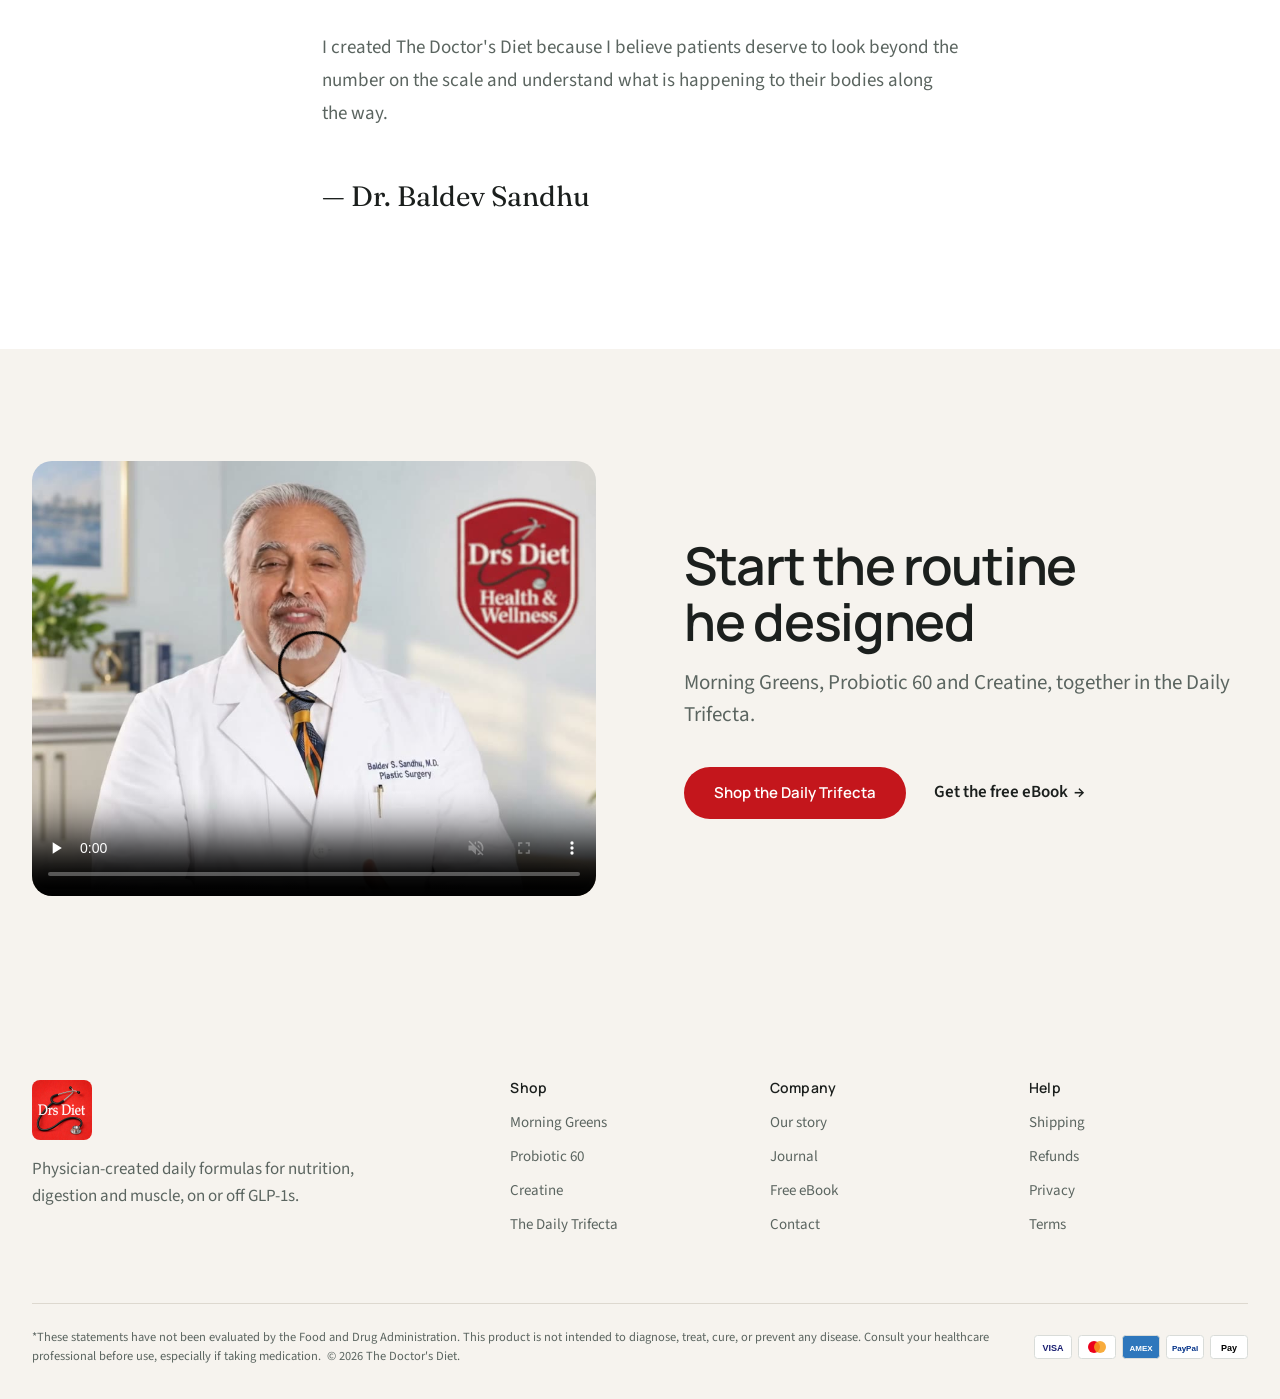
<file: about.html>
<!doctype html>
<html lang="en">
<head>
<meta charset="utf-8">
<meta name="viewport" content="width=device-width, initial-scale=1">
<title>Meet the Founder, Dr. Baldev Sandhu | The Doctor's Diet</title>
<meta name="description" content="How a plastic surgeon came to create The Doctor's Diet.">
<link rel="icon" href="assets/logo.png">
<script>document.documentElement.classList.add("js")</script>
<link rel="preconnect" href="https://fonts.googleapis.com">
<link rel="preconnect" href="https://fonts.gstatic.com" crossorigin>
<link rel="stylesheet" href="https://fonts.googleapis.com/css2?family=Fraunces:opsz,wght@9..144,400&family=Manrope:wght@500;600;700&family=Source+Sans+3:wght@400;600&display=swap">
<link rel="stylesheet" href="css/styles.css?v=14">
</head>
<body>
<div class="announce">Free US shipping over $75 · Subscribe &amp; save 15%</div>
<header class="site-header">
  <div class="container">
    <div class="header-left">
      <button class="icon-btn menu-toggle" type="button" aria-expanded="false" aria-controls="mobile-nav" aria-label="Menu"><svg viewBox="0 0 24 24" fill="none" stroke="currentColor" stroke-width="1.6" aria-hidden="true"><path d="M4 8h16M4 16h16"/></svg></button>
      <nav class="nav" aria-label="Main"><a href="index.html#shop">Shop</a><a href="bundle.html">Bundle</a><a href="about.html" aria-current="page">Our story</a><a href="blog.html">Journal</a></nav>
    </div>
    <a class="logo" href="index.html" aria-label="The Doctor's Diet home"><img src="assets/logo.png" alt="Drs Diet logo" width="52" height="52"></a>
    <div class="header-icons">
      <a class="btn header-cta" href="bundle.html">Shop the Trifecta</a>
      <a class="icon-btn" href="#cart" data-open-cart aria-label="Open cart"><svg viewBox="0 0 24 24" fill="none" stroke="currentColor" stroke-width="1.6" aria-hidden="true"><path d="M5 8h14l-1 12H6L5 8Z"/><path d="M9 8V6a3 3 0 0 1 6 0v2"/></svg><span class="cart-count" data-n="0">0</span></a>
    </div>
  </div>
  <nav class="mobile-nav" id="mobile-nav" aria-label="Mobile"><div><a href="index.html#shop">Shop</a><a href="bundle.html">Bundle</a><a href="about.html" aria-current="page">Our story</a><a href="blog.html">Journal</a><a href="contact.html">Contact</a></div></nav>
</header>
<main id="main">

<section class="section" style="padding-bottom:48px" data-shopify="image-with-text: about hero">
  <div class="container about-hero">
    <div data-reveal><span class="kicker">Our story</span><h1>Meet the Founder</h1><p class="lead">Dr. Baldev Sandhu, M.D., plastic surgeon and founder of The Doctor's Diet.</p></div>
    <img src="assets/dr-sandhu.jpg" alt="Dr. Sandhu photo: Dr. Baldev Sandhu, M.D., in a white coat" width="1000" height="1000" data-reveal style="--d:.1s">
  </div>
</section>
<section class="section section--tight" data-shopify="main-page (about)">
  <article class="container prose">
    <p>There is one patient I remember whenever I think about how my understanding of weight loss changed.</p>
    <p>She came to me as a plastic surgeon because she wanted to look better. There were areas of her body that bothered her, and she believed that liposuction was the way to achieve the appearance she wanted.</p>
    <p>So I performed liposuction. I removed the fat. Her body was reshaped, and she was pleased with the result.</p>
    <p>But sometime later, she came back. The weight had returned.</p>
    <p>The fat I had removed was gone, but she had gained weight again. Her body had changed, and the areas that had bothered her were once again a concern.</p>
    <p>That experience made me look at liposuction differently. Liposuction could remove unwanted fat and reshape the body, but it could not address why the patient had gained weight in the first place. It was a cosmetic procedure that could change someone's appearance, but it was not a treatment for excess weight itself.</p>
    <p>That lesson stayed with me throughout my career as a plastic surgeon.</p>
    <p>Over the years, I saw many patients who came to me for liposuction. They weren't necessarily looking for surgery. They simply wanted to look better. They believed that removing unwanted fat was the way to accomplish that goal, and at the time, liposuction was one of the primary tools available to me.</p>
    <p>Then medicine changed.</p>
    <h2>The GLP&#8209;1 Era</h2>
    <p>When GLP&#8209;1 medications became available for weight management, my patients suddenly had another way to achieve something they had previously come to my office seeking through surgery.</p>
    <p>Gradually, I performed less liposuction. Eventually, I stopped performing it altogether.</p>
    <p>But my career took another unexpected turn.</p>
    <p>As I followed patients using GLP&#8209;1 medications, I began hearing about problems such as nausea, bloating and constipation. I also became increasingly interested in what was happening to the gastrointestinal system and in the loss of muscle that can accompany significant weight loss.</p>
    <p>The scale was going down. But I began asking myself:</p>
    <p class="pullquote">What else was going down with it?</p>
    <p>That question became increasingly important to me.</p>
    <p>I realized that helping someone lose weight was only part of the equation. As a physician, I wanted to understand how we could help patients maintain their nutrition, support their digestive health and preserve muscle while pursuing their weight-loss goals.</p>
    <h2>Why I Created The Doctor's Diet</h2>
    <p>My career had taken me from helping patients change the outside of their bodies through plastic surgery to thinking much more deeply about what was happening inside their bodies during weight loss.</p>
    <p>That evolution led me to create The Doctor's Diet.</p>
    <p>The Doctor's Diet is built around a simple idea: <strong>weight loss should be about more than losing pounds.</strong> It should also be about nutrition, digestion, muscle and overall wellness.</p>
    <p>That philosophy is the foundation for the Doctor's Diet products, Morning Greens, Probiotics and Creatine, and for the broader approach behind the brand.</p>
    <p>I created The Doctor's Diet because I believe patients deserve to look beyond the number on the scale and understand what is happening to their bodies along the way.</p>
    <p class="signature">— Dr. Baldev Sandhu</p>
  </article>
</section>
<section class="section section--cream">
  <div class="container split">
    <div class="media-frame" data-reveal><video controls muted playsinline preload="none" poster="assets/poster-dr-sandhu.jpg" data-src="assets/video-dr-sandhu.mp4" width="1280" height="720" aria-label="Video: Dr. Sandhu"></video></div>
    <div data-reveal style="--d:.1s"><h2>Start the routine he designed</h2><p class="lead">Morning Greens, Probiotic 60 and Creatine, together in the Daily Trifecta.</p>
      <div class="actions"><a class="btn" href="bundle.html">Shop the Daily Trifecta</a><a class="link" href="ebook.html">Get the free eBook <span class="arr" aria-hidden="true">→</span></a></div></div>
  </div>
</section>

</main>
<footer class="site-footer" data-shopify="footer">
  <div class="container">
    <div class="footer-grid">
      <div class="footer-brand"><a href="index.html" aria-label="Home"><img src="assets/logo.png" alt="Drs Diet logo" width="60" height="60" loading="lazy"></a>
        <p>Physician-created daily formulas for nutrition, digestion and muscle, on or off GLP-1s.</p></div>
      <div><h4>Shop</h4><ul>
        <li><a href="product-morning-greens.html">Morning Greens</a></li>
        <li><a href="product-probiotic.html">Probiotic 60</a></li>
        <li><a href="product-creatine.html">Creatine</a></li>
        <li><a href="bundle.html">The Daily Trifecta</a></li></ul></div>
      <div><h4>Company</h4><ul>
        <li><a href="about.html">Our story</a></li>
        <li><a href="blog.html">Journal</a></li>
        <li><a href="ebook.html">Free eBook</a></li>
        <li><a href="contact.html">Contact</a></li></ul></div>
      <div><h4>Help</h4><ul>
        <li><a href="shipping.html">Shipping</a></li>
        <li><a href="refunds.html">Refunds</a></li>
        <li><a href="privacy.html">Privacy</a></li>
        <li><a href="terms.html">Terms</a></li></ul></div>
    </div>
    <div class="footer-base">
      <p>*These statements have not been evaluated by the Food and Drug Administration. This product is not intended to diagnose, treat, cure, or prevent any disease. Consult your healthcare professional before use, especially if taking medication. &nbsp;© 2026 The Doctor's Diet.</p>
      <div class="pay"><svg viewBox="0 0 38 24" role="img" aria-label="VISA"><rect x=".5" y=".5" width="37" height="23" rx="3" fill="#fff" stroke="#d9dcd9"/><text x="19" y="15.5" text-anchor="middle" font-family="Arial,sans-serif" font-weight="700" font-size="9" fill="#1a1f71">VISA</text></svg><svg viewBox="0 0 38 24" role="img" aria-label="Mastercard"><rect x=".5" y=".5" width="37" height="23" rx="3" fill="#fff" stroke="#d9dcd9"/><circle cx="16" cy="12" r="6" fill="#eb001b"/><circle cx="22" cy="12" r="6" fill="#f79e1b" fill-opacity=".85"/></svg><svg viewBox="0 0 38 24" role="img" aria-label="AMEX"><rect x=".5" y=".5" width="37" height="23" rx="3" fill="#2e77bc" stroke="#d9dcd9"/><text x="19" y="15.5" text-anchor="middle" font-family="Arial,sans-serif" font-weight="700" font-size="8" fill="#fff">AMEX</text></svg><svg viewBox="0 0 38 24" role="img" aria-label="PayPal"><rect x=".5" y=".5" width="37" height="23" rx="3" fill="#fff" stroke="#d9dcd9"/><text x="19" y="15.5" text-anchor="middle" font-family="Arial,sans-serif" font-weight="700" font-size="8" fill="#003087">PayPal</text></svg><svg viewBox="0 0 38 24" role="img" aria-label="Pay"><rect x=".5" y=".5" width="37" height="23" rx="3" fill="#fff" stroke="#d9dcd9"/><text x="19" y="15.5" text-anchor="middle" font-family="Arial,sans-serif" font-weight="700" font-size="9" fill="#000">Pay</text></svg></div>
    </div>
  </div>
</footer>
<div class="overlay" id="cart-overlay" data-close-cart></div>
<aside class="drawer" id="cart" aria-label="Cart" aria-hidden="true">
  <div class="drawer-head"><h2>Your cart</h2><button class="icon-btn" type="button" data-close-cart aria-label="Close cart"><svg viewBox="0 0 24 24" fill="none" stroke="currentColor" stroke-width="1.6" aria-hidden="true"><path d="M6 6l12 12M18 6 6 18"/></svg></button></div>
  <div class="ship"><span id="ship-msg">Free shipping on orders over $75.</span><div class="bar"><span id="ship-bar" style="width:0"></span></div></div>
  <div class="drawer-items" id="cart-items"></div>
  <a class="drawer-upsell" id="cart-upsell" href="bundle.html"><img src="assets/bundle-lifestyle.jpg" alt="" width="48" height="48" loading="lazy"><span>Get all three in <strong>The Daily Trifecta</strong> and save $20 →</span></a>
  <div class="drawer-foot">
    <div class="subtotal"><span>Subtotal</span><span id="cart-subtotal">$0.00</span></div>
    <p class="small">Taxes and shipping calculated at checkout.</p>
    <button class="btn btn--block" id="checkout" type="button">Checkout</button>
  </div>
</aside>
<div class="cookie" id="cookie" role="region" aria-label="Cookie consent">
  <p>We use cookies to run the store and understand how it's used. <a href="privacy.html">Privacy</a></p>
  <div class="cookie-actions"><button class="link" type="button" data-cookie="declined">Decline</button><button class="btn" type="button" data-cookie="accepted">Accept</button></div>
</div>

<script src="js/main.js?v=2"></script>
</body>
</html>
</file>
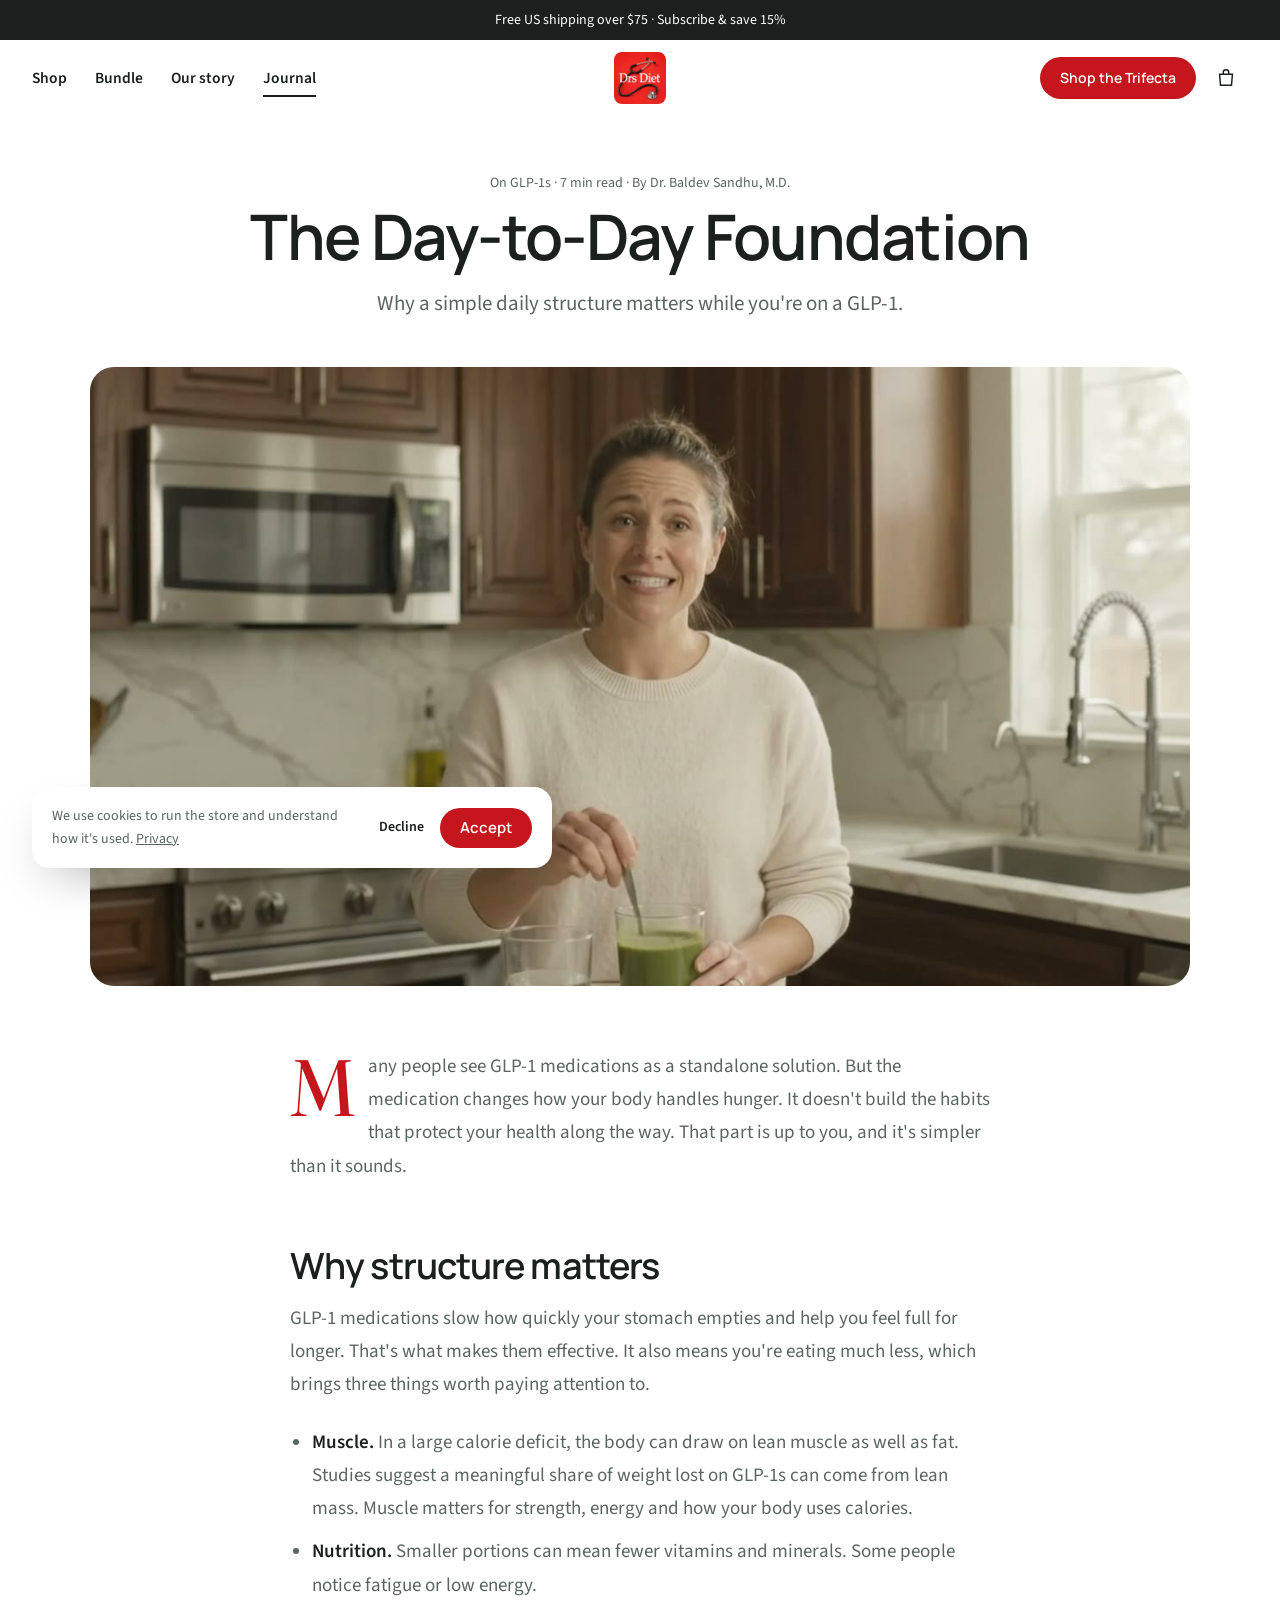
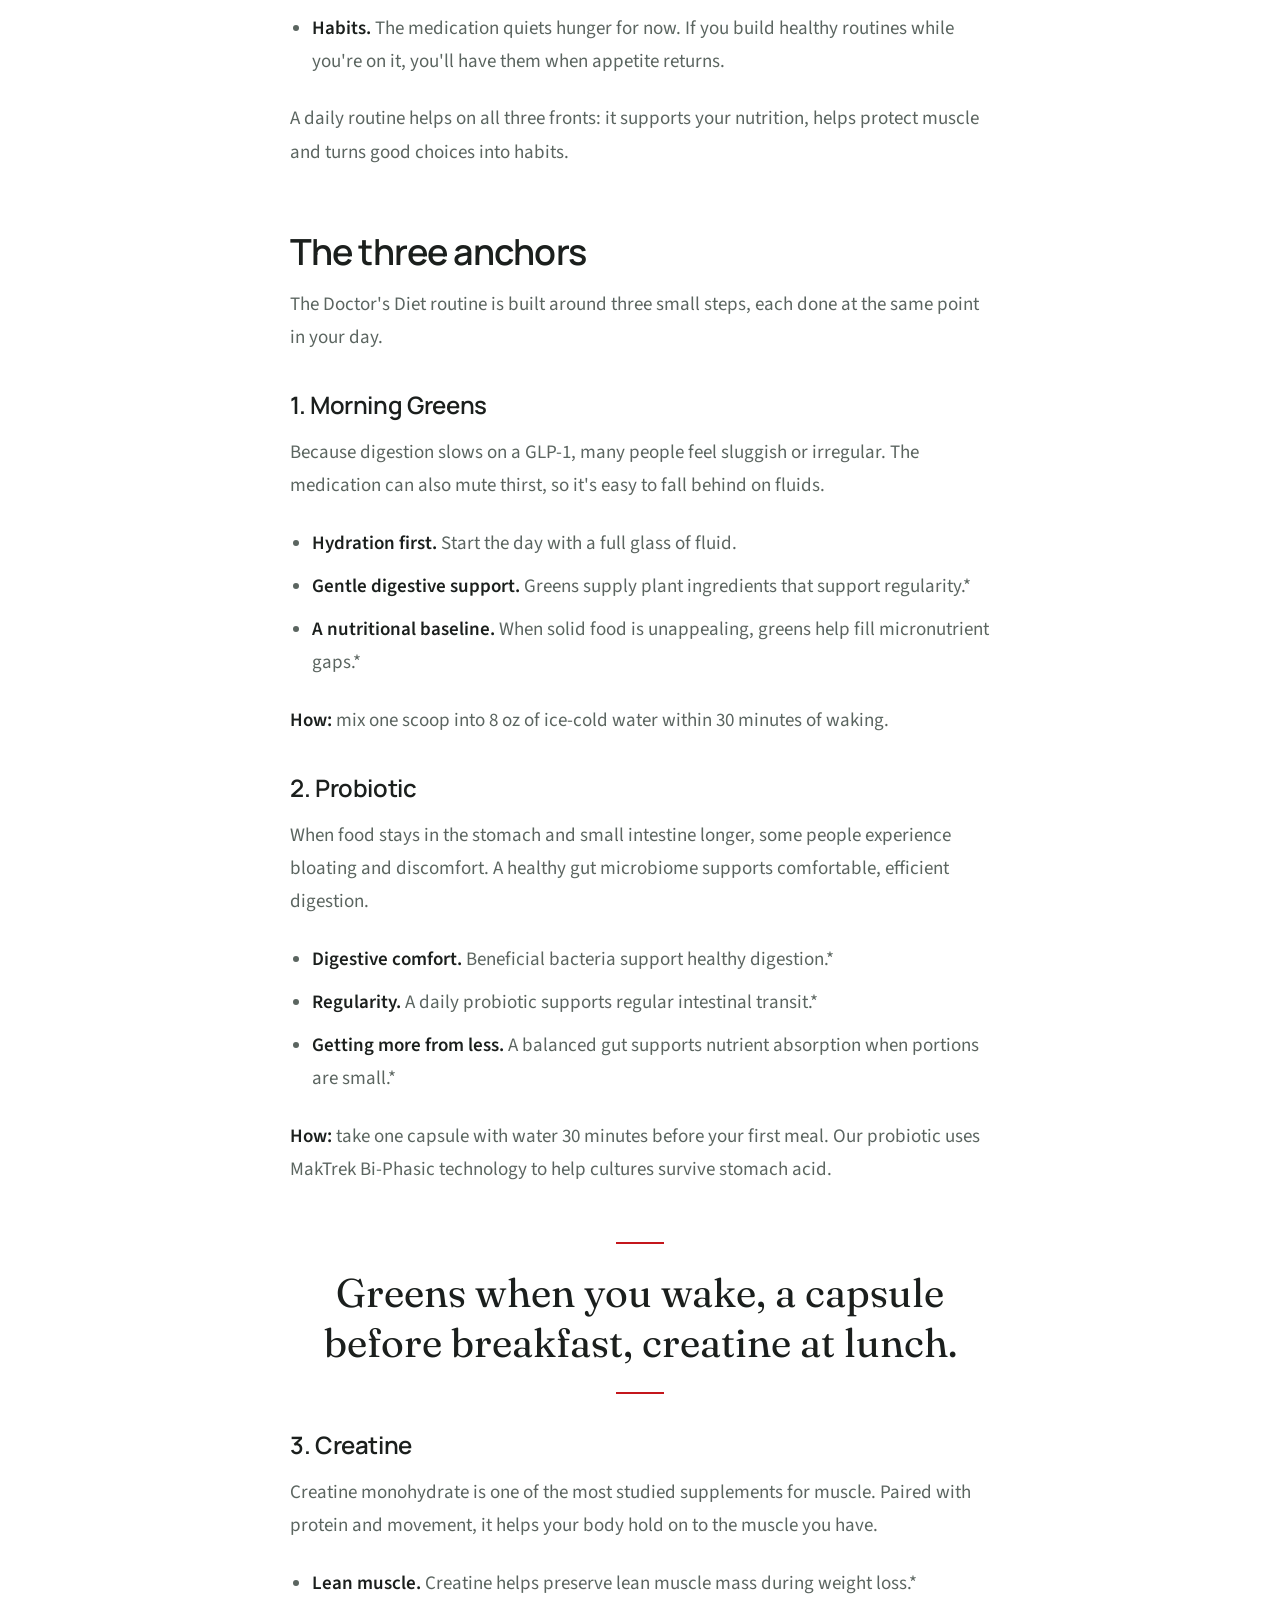
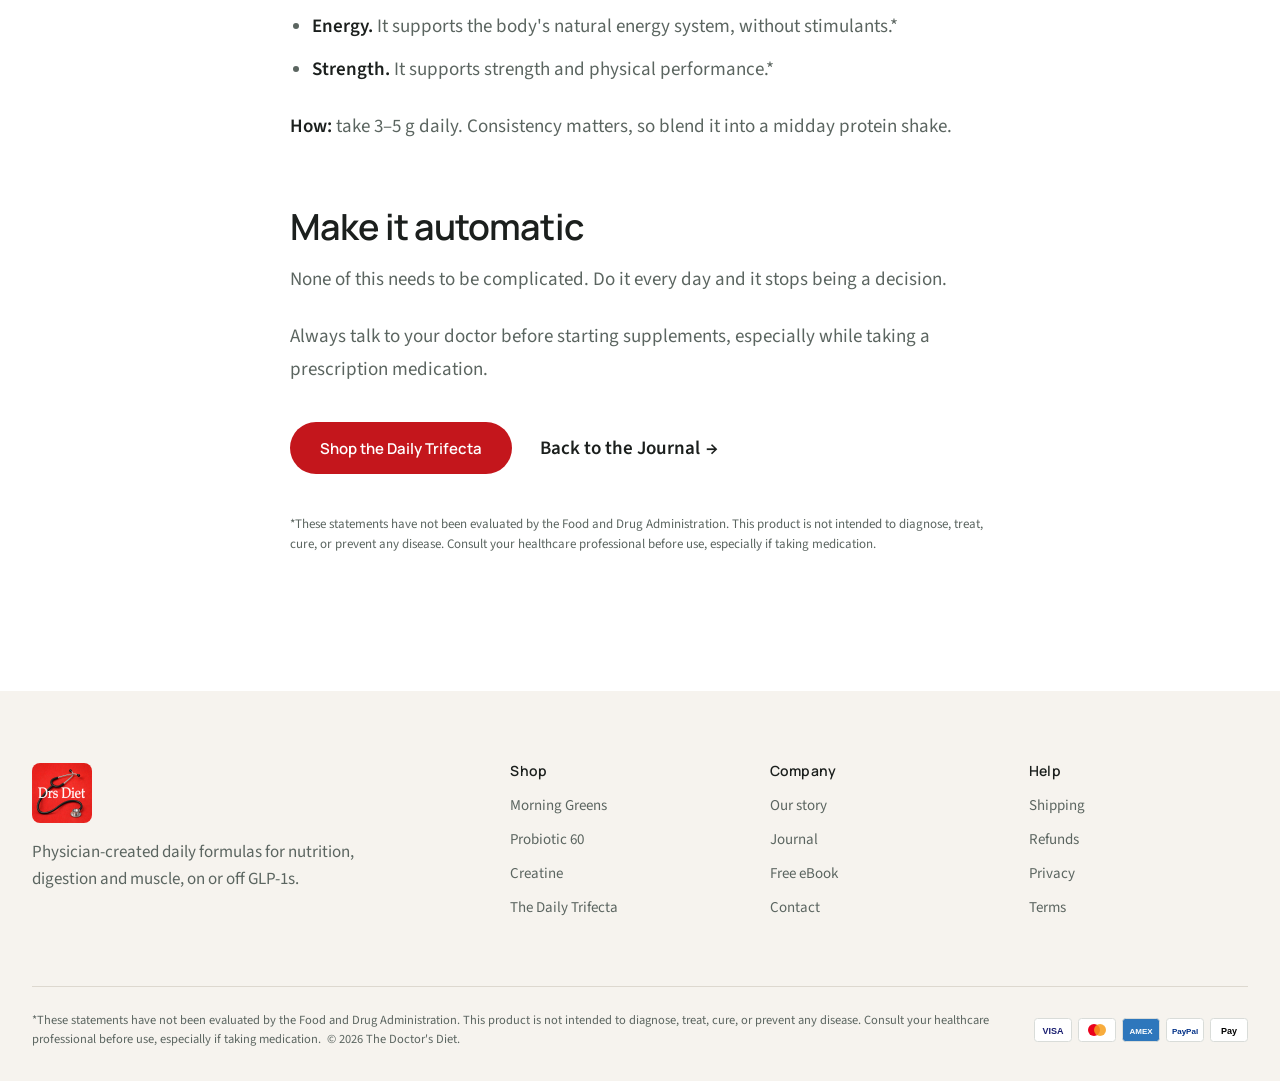
<file: blog-post.html>
<!doctype html>
<html lang="en">
<head>
<meta charset="utf-8">
<meta name="viewport" content="width=device-width, initial-scale=1">
<title>The Day-to-Day Foundation | The Doctor's Diet</title>
<meta name="description" content="Why a simple daily structure matters while you're on a GLP-1.">
<link rel="icon" href="assets/logo.png">
<script>document.documentElement.classList.add("js")</script>
<link rel="preconnect" href="https://fonts.googleapis.com">
<link rel="preconnect" href="https://fonts.gstatic.com" crossorigin>
<link rel="stylesheet" href="https://fonts.googleapis.com/css2?family=Fraunces:opsz,wght@9..144,400&family=Manrope:wght@500;600;700&family=Source+Sans+3:wght@400;600&display=swap">
<link rel="stylesheet" href="css/styles.css?v=14">
</head>
<body>
<div class="announce">Free US shipping over $75 · Subscribe &amp; save 15%</div>
<header class="site-header">
  <div class="container">
    <div class="header-left">
      <button class="icon-btn menu-toggle" type="button" aria-expanded="false" aria-controls="mobile-nav" aria-label="Menu"><svg viewBox="0 0 24 24" fill="none" stroke="currentColor" stroke-width="1.6" aria-hidden="true"><path d="M4 8h16M4 16h16"/></svg></button>
      <nav class="nav" aria-label="Main"><a href="index.html#shop">Shop</a><a href="bundle.html">Bundle</a><a href="about.html">Our story</a><a href="blog.html" aria-current="page">Journal</a></nav>
    </div>
    <a class="logo" href="index.html" aria-label="The Doctor's Diet home"><img src="assets/logo.png" alt="Drs Diet logo" width="52" height="52"></a>
    <div class="header-icons">
      <a class="btn header-cta" href="bundle.html">Shop the Trifecta</a>
      <a class="icon-btn" href="#cart" data-open-cart aria-label="Open cart"><svg viewBox="0 0 24 24" fill="none" stroke="currentColor" stroke-width="1.6" aria-hidden="true"><path d="M5 8h14l-1 12H6L5 8Z"/><path d="M9 8V6a3 3 0 0 1 6 0v2"/></svg><span class="cart-count" data-n="0">0</span></a>
    </div>
  </div>
  <nav class="mobile-nav" id="mobile-nav" aria-label="Mobile"><div><a href="index.html#shop">Shop</a><a href="bundle.html">Bundle</a><a href="about.html">Our story</a><a href="blog.html" aria-current="page">Journal</a><a href="contact.html">Contact</a></div></nav>
</header>
<main id="main">

<article class="section" style="padding-top:56px" data-shopify="main-article">
  <div class="container">
    <header class="article-head" data-reveal>
      <p class="meta">On GLP&#8209;1s · 7 min read · By Dr. Baldev Sandhu, M.D.</p>
      <h1 style="font-size:clamp(38px,3.5vw + 18px,64px)">The Day-to-Day Foundation</h1>
      <p class="lead" style="margin:0 auto">Why a simple daily structure matters while you're on a GLP&#8209;1.</p>
    </header>
    <div class="article-cover" data-reveal><img src="assets/poster-morning-greens.jpg" alt="Mixing Morning Greens in the kitchen" width="1280" height="720"></div>
    <div class="prose">
      <p>Many people see GLP&#8209;1 medications as a standalone solution. But the medication changes how your body handles hunger. It doesn't build the habits that protect your health along the way. That part is up to you, and it's simpler than it sounds.</p>
      <h2>Why structure matters</h2>
      <p>GLP&#8209;1 medications slow how quickly your stomach empties and help you feel full for longer. That's what makes them effective. It also means you're eating much less, which brings three things worth paying attention to.</p>
      <ul>
        <li><strong>Muscle.</strong> In a large calorie deficit, the body can draw on lean muscle as well as fat. Studies suggest a meaningful share of weight lost on GLP&#8209;1s can come from lean mass. Muscle matters for strength, energy and how your body uses calories.</li>
        <li><strong>Nutrition.</strong> Smaller portions can mean fewer vitamins and minerals. Some people notice fatigue or low energy.</li>
        <li><strong>Habits.</strong> The medication quiets hunger for now. If you build healthy routines while you're on it, you'll have them when appetite returns.</li>
      </ul>
      <p>A daily routine helps on all three fronts: it supports your nutrition, helps protect muscle and turns good choices into habits.</p>
      <h2>The three anchors</h2>
      <p>The Doctor's Diet routine is built around three small steps, each done at the same point in your day.</p>
      <h3>1. Morning Greens</h3>
      <p>Because digestion slows on a GLP&#8209;1, many people feel sluggish or irregular. The medication can also mute thirst, so it's easy to fall behind on fluids.</p>
      <ul>
        <li><strong>Hydration first.</strong> Start the day with a full glass of fluid.</li>
        <li><strong>Gentle digestive support.</strong> Greens supply plant ingredients that support regularity.*</li>
        <li><strong>A nutritional baseline.</strong> When solid food is unappealing, greens help fill micronutrient gaps.*</li>
      </ul>
      <p><strong>How:</strong> mix one scoop into 8 oz of ice-cold water within 30 minutes of waking.</p>
      <h3>2. Probiotic</h3>
      <p>When food stays in the stomach and small intestine longer, some people experience bloating and discomfort. A healthy gut microbiome supports comfortable, efficient digestion.</p>
      <ul>
        <li><strong>Digestive comfort.</strong> Beneficial bacteria support healthy digestion.*</li>
        <li><strong>Regularity.</strong> A daily probiotic supports regular intestinal transit.*</li>
        <li><strong>Getting more from less.</strong> A balanced gut supports nutrient absorption when portions are small.*</li>
      </ul>
      <p><strong>How:</strong> take one capsule with water 30 minutes before your first meal. Our probiotic uses MakTrek Bi-Phasic technology to help cultures survive stomach acid.</p>
      <p class="pullquote">Greens when you wake, a capsule before breakfast, creatine at lunch.</p>
      <h3>3. Creatine</h3>
      <p>Creatine monohydrate is one of the most studied supplements for muscle. Paired with protein and movement, it helps your body hold on to the muscle you have.</p>
      <ul>
        <li><strong>Lean muscle.</strong> Creatine helps preserve lean muscle mass during weight loss.*</li>
        <li><strong>Energy.</strong> It supports the body's natural energy system, without stimulants.*</li>
        <li><strong>Strength.</strong> It supports strength and physical performance.*</li>
      </ul>
      <p><strong>How:</strong> take 3–5 g daily. Consistency matters, so blend it into a midday protein shake.</p>
      <h2>Make it automatic</h2>
      <p>None of this needs to be complicated. Do it every day and it stops being a decision.</p>
      <p>Always talk to your doctor before starting supplements, especially while taking a prescription medication.</p>
      <div class="actions"><a class="btn" href="bundle.html">Shop the Daily Trifecta</a><a class="link" href="blog.html">Back to the Journal <span class="arr" aria-hidden="true">→</span></a></div>
      <p class="disclaimer">*These statements have not been evaluated by the Food and Drug Administration. This product is not intended to diagnose, treat, cure, or prevent any disease. Consult your healthcare professional before use, especially if taking medication.</p>
    </div>
  </div>
</article>

</main>
<footer class="site-footer" data-shopify="footer">
  <div class="container">
    <div class="footer-grid">
      <div class="footer-brand"><a href="index.html" aria-label="Home"><img src="assets/logo.png" alt="Drs Diet logo" width="60" height="60" loading="lazy"></a>
        <p>Physician-created daily formulas for nutrition, digestion and muscle, on or off GLP-1s.</p></div>
      <div><h4>Shop</h4><ul>
        <li><a href="product-morning-greens.html">Morning Greens</a></li>
        <li><a href="product-probiotic.html">Probiotic 60</a></li>
        <li><a href="product-creatine.html">Creatine</a></li>
        <li><a href="bundle.html">The Daily Trifecta</a></li></ul></div>
      <div><h4>Company</h4><ul>
        <li><a href="about.html">Our story</a></li>
        <li><a href="blog.html">Journal</a></li>
        <li><a href="ebook.html">Free eBook</a></li>
        <li><a href="contact.html">Contact</a></li></ul></div>
      <div><h4>Help</h4><ul>
        <li><a href="shipping.html">Shipping</a></li>
        <li><a href="refunds.html">Refunds</a></li>
        <li><a href="privacy.html">Privacy</a></li>
        <li><a href="terms.html">Terms</a></li></ul></div>
    </div>
    <div class="footer-base">
      <p>*These statements have not been evaluated by the Food and Drug Administration. This product is not intended to diagnose, treat, cure, or prevent any disease. Consult your healthcare professional before use, especially if taking medication. &nbsp;© 2026 The Doctor's Diet.</p>
      <div class="pay"><svg viewBox="0 0 38 24" role="img" aria-label="VISA"><rect x=".5" y=".5" width="37" height="23" rx="3" fill="#fff" stroke="#d9dcd9"/><text x="19" y="15.5" text-anchor="middle" font-family="Arial,sans-serif" font-weight="700" font-size="9" fill="#1a1f71">VISA</text></svg><svg viewBox="0 0 38 24" role="img" aria-label="Mastercard"><rect x=".5" y=".5" width="37" height="23" rx="3" fill="#fff" stroke="#d9dcd9"/><circle cx="16" cy="12" r="6" fill="#eb001b"/><circle cx="22" cy="12" r="6" fill="#f79e1b" fill-opacity=".85"/></svg><svg viewBox="0 0 38 24" role="img" aria-label="AMEX"><rect x=".5" y=".5" width="37" height="23" rx="3" fill="#2e77bc" stroke="#d9dcd9"/><text x="19" y="15.5" text-anchor="middle" font-family="Arial,sans-serif" font-weight="700" font-size="8" fill="#fff">AMEX</text></svg><svg viewBox="0 0 38 24" role="img" aria-label="PayPal"><rect x=".5" y=".5" width="37" height="23" rx="3" fill="#fff" stroke="#d9dcd9"/><text x="19" y="15.5" text-anchor="middle" font-family="Arial,sans-serif" font-weight="700" font-size="8" fill="#003087">PayPal</text></svg><svg viewBox="0 0 38 24" role="img" aria-label="Pay"><rect x=".5" y=".5" width="37" height="23" rx="3" fill="#fff" stroke="#d9dcd9"/><text x="19" y="15.5" text-anchor="middle" font-family="Arial,sans-serif" font-weight="700" font-size="9" fill="#000">Pay</text></svg></div>
    </div>
  </div>
</footer>
<div class="overlay" id="cart-overlay" data-close-cart></div>
<aside class="drawer" id="cart" aria-label="Cart" aria-hidden="true">
  <div class="drawer-head"><h2>Your cart</h2><button class="icon-btn" type="button" data-close-cart aria-label="Close cart"><svg viewBox="0 0 24 24" fill="none" stroke="currentColor" stroke-width="1.6" aria-hidden="true"><path d="M6 6l12 12M18 6 6 18"/></svg></button></div>
  <div class="ship"><span id="ship-msg">Free shipping on orders over $75.</span><div class="bar"><span id="ship-bar" style="width:0"></span></div></div>
  <div class="drawer-items" id="cart-items"></div>
  <a class="drawer-upsell" id="cart-upsell" href="bundle.html"><img src="assets/bundle-lifestyle.jpg" alt="" width="48" height="48" loading="lazy"><span>Get all three in <strong>The Daily Trifecta</strong> and save $20 →</span></a>
  <div class="drawer-foot">
    <div class="subtotal"><span>Subtotal</span><span id="cart-subtotal">$0.00</span></div>
    <p class="small">Taxes and shipping calculated at checkout.</p>
    <button class="btn btn--block" id="checkout" type="button">Checkout</button>
  </div>
</aside>
<div class="cookie" id="cookie" role="region" aria-label="Cookie consent">
  <p>We use cookies to run the store and understand how it's used. <a href="privacy.html">Privacy</a></p>
  <div class="cookie-actions"><button class="link" type="button" data-cookie="declined">Decline</button><button class="btn" type="button" data-cookie="accepted">Accept</button></div>
</div>

<script src="js/main.js?v=2"></script>
</body>
</html>
</file>
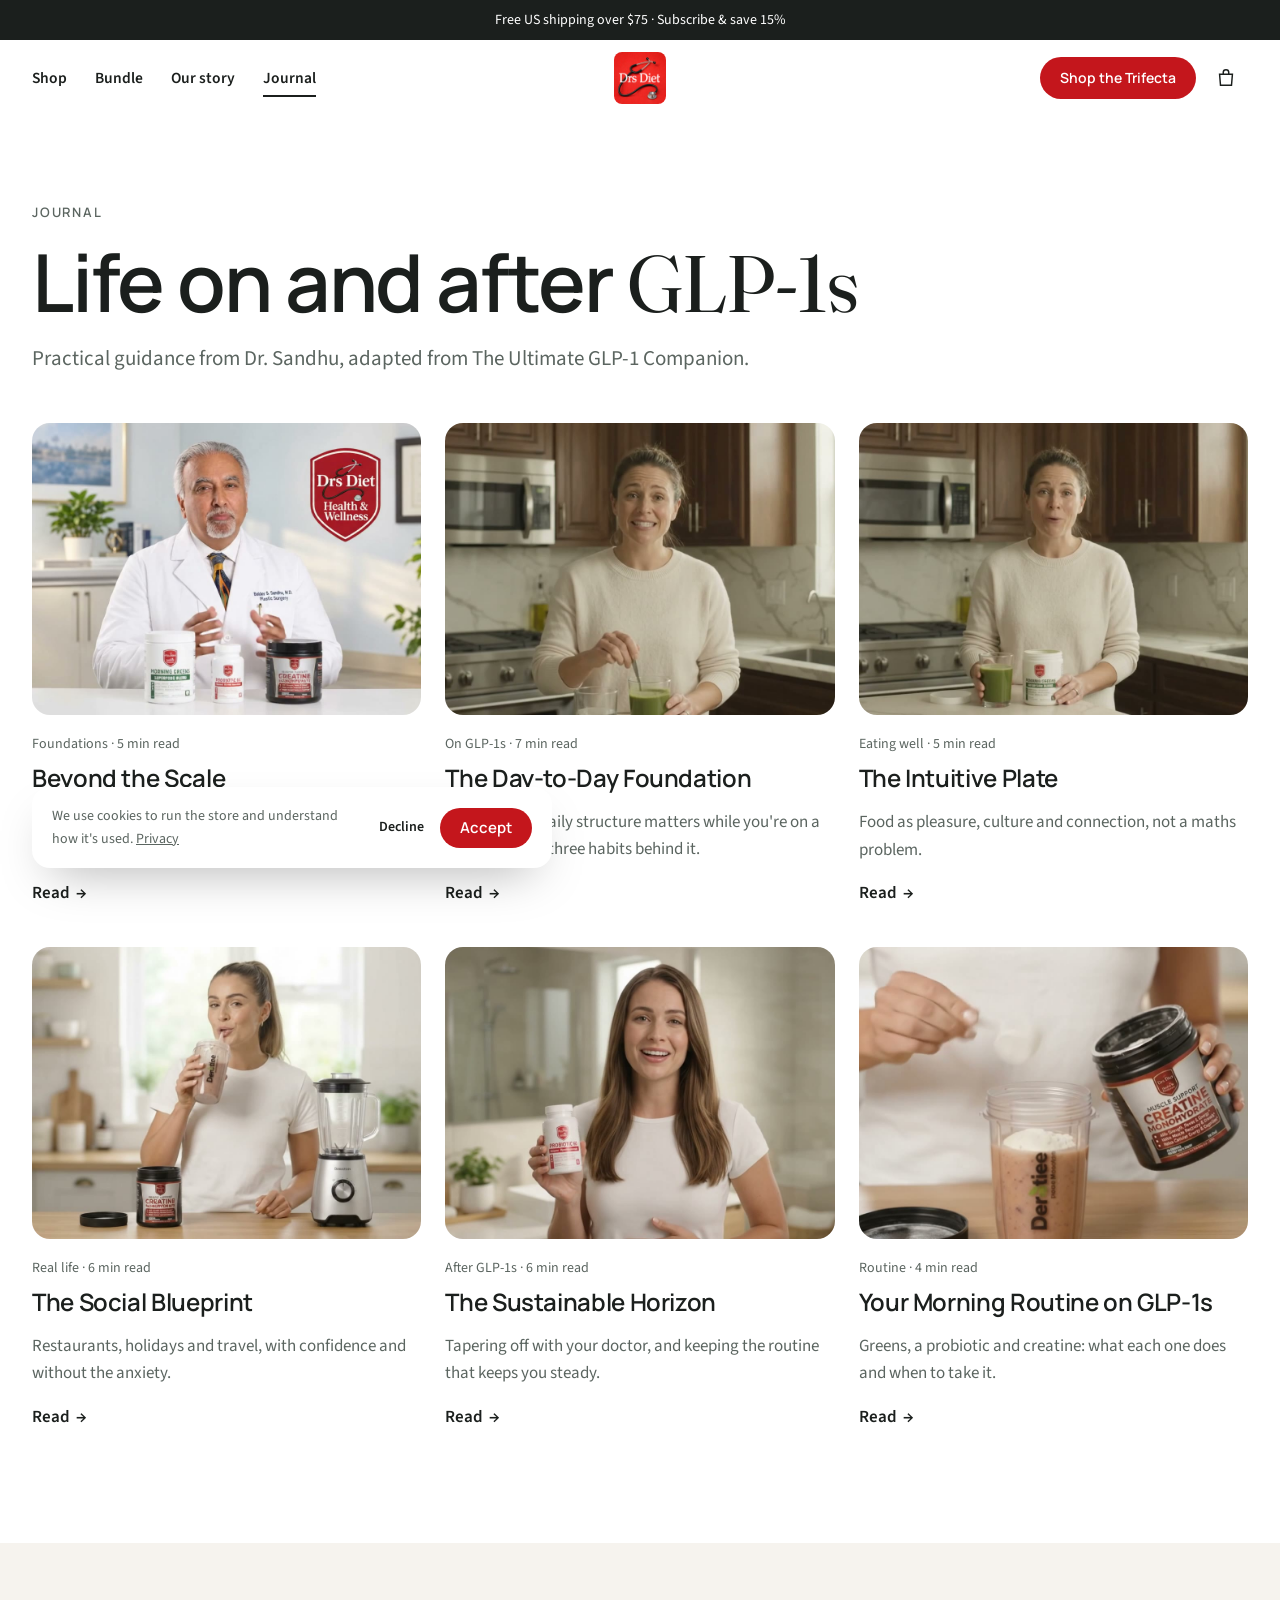
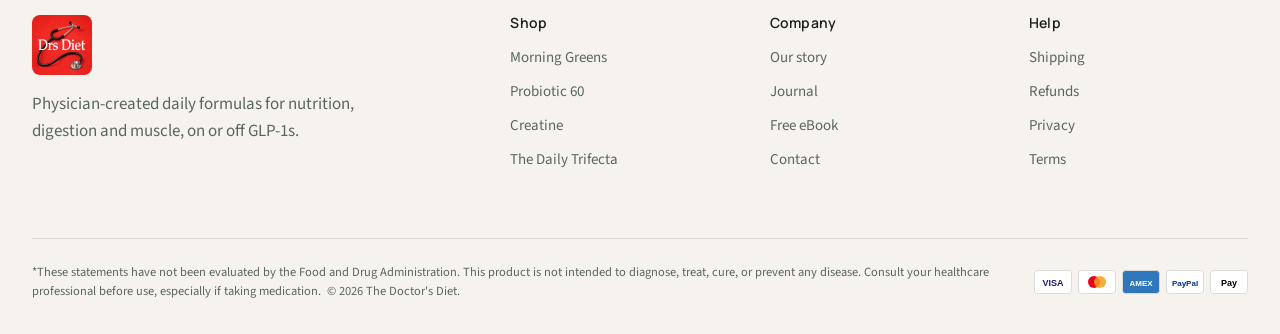
<file: blog.html>
<!doctype html>
<html lang="en">
<head>
<meta charset="utf-8">
<meta name="viewport" content="width=device-width, initial-scale=1">
<title>Journal | The Doctor's Diet</title>
<meta name="description" content="Guidance for life on and after GLP-1 medication.">
<link rel="icon" href="assets/logo.png">
<script>document.documentElement.classList.add("js")</script>
<link rel="preconnect" href="https://fonts.googleapis.com">
<link rel="preconnect" href="https://fonts.gstatic.com" crossorigin>
<link rel="stylesheet" href="https://fonts.googleapis.com/css2?family=Fraunces:opsz,wght@9..144,400&family=Manrope:wght@500;600;700&family=Source+Sans+3:wght@400;600&display=swap">
<link rel="stylesheet" href="css/styles.css?v=14">
</head>
<body>
<div class="announce">Free US shipping over $75 · Subscribe &amp; save 15%</div>
<header class="site-header">
  <div class="container">
    <div class="header-left">
      <button class="icon-btn menu-toggle" type="button" aria-expanded="false" aria-controls="mobile-nav" aria-label="Menu"><svg viewBox="0 0 24 24" fill="none" stroke="currentColor" stroke-width="1.6" aria-hidden="true"><path d="M4 8h16M4 16h16"/></svg></button>
      <nav class="nav" aria-label="Main"><a href="index.html#shop">Shop</a><a href="bundle.html">Bundle</a><a href="about.html">Our story</a><a href="blog.html" aria-current="page">Journal</a></nav>
    </div>
    <a class="logo" href="index.html" aria-label="The Doctor's Diet home"><img src="assets/logo.png" alt="Drs Diet logo" width="52" height="52"></a>
    <div class="header-icons">
      <a class="btn header-cta" href="bundle.html">Shop the Trifecta</a>
      <a class="icon-btn" href="#cart" data-open-cart aria-label="Open cart"><svg viewBox="0 0 24 24" fill="none" stroke="currentColor" stroke-width="1.6" aria-hidden="true"><path d="M5 8h14l-1 12H6L5 8Z"/><path d="M9 8V6a3 3 0 0 1 6 0v2"/></svg><span class="cart-count" data-n="0">0</span></a>
    </div>
  </div>
  <nav class="mobile-nav" id="mobile-nav" aria-label="Mobile"><div><a href="index.html#shop">Shop</a><a href="bundle.html">Bundle</a><a href="about.html">Our story</a><a href="blog.html" aria-current="page">Journal</a><a href="contact.html">Contact</a></div></nav>
</header>
<main id="main">

<section class="page-hero" data-shopify="main-blog"><div class="container"><span class="kicker">Journal</span><h1 data-reveal>Life on and after <em class="serif">GLP&#8209;1s</em></h1><p class="lead" data-reveal style="--d:.1s">Practical guidance from Dr. Sandhu, adapted from The Ultimate GLP&#8209;1 Companion.</p></div></section>
<section class="section section--tight"><div class="container"><div class="posts"><article class="post" data-reveal style="--d:0.0s"><a class="post-media" href="blog-post.html"><img src="assets/bundle-lifestyle.jpg" alt="" width="1280" height="720" loading="lazy"></a>
<p class="meta">Foundations · 5 min read</p><h3><a href="blog-post.html">Beyond the Scale</a></h3><p>Why the number on the scale tells only part of the story, and what to watch instead.</p><a class="link" href="blog-post.html">Read <span class="arr" aria-hidden="true">→</span></a></article><article class="post" data-reveal style="--d:0.1s"><a class="post-media" href="blog-post.html"><img src="assets/poster-morning-greens.jpg" alt="" width="1280" height="720" loading="lazy"></a>
<p class="meta">On GLP&#8209;1s · 7 min read</p><h3><a href="blog-post.html">The Day-to-Day Foundation</a></h3><p>Why a simple daily structure matters while you're on a GLP&#8209;1, and the three habits behind it.</p><a class="link" href="blog-post.html">Read <span class="arr" aria-hidden="true">→</span></a></article><article class="post" data-reveal style="--d:0.2s"><a class="post-media" href="blog-post.html"><img src="assets/hero-bg.jpg" alt="" width="1280" height="720" loading="lazy"></a>
<p class="meta">Eating well · 5 min read</p><h3><a href="blog-post.html">The Intuitive Plate</a></h3><p>Food as pleasure, culture and connection, not a maths problem.</p><a class="link" href="blog-post.html">Read <span class="arr" aria-hidden="true">→</span></a></article><article class="post" data-reveal style="--d:0.0s"><a class="post-media" href="blog-post.html"><img src="assets/life-creatine.jpg" alt="" width="1280" height="720" loading="lazy"></a>
<p class="meta">Real life · 6 min read</p><h3><a href="blog-post.html">The Social Blueprint</a></h3><p>Restaurants, holidays and travel, with confidence and without the anxiety.</p><a class="link" href="blog-post.html">Read <span class="arr" aria-hidden="true">→</span></a></article><article class="post" data-reveal style="--d:0.1s"><a class="post-media" href="blog-post.html"><img src="assets/life-probiotic.jpg" alt="" width="1280" height="720" loading="lazy"></a>
<p class="meta">After GLP&#8209;1s · 6 min read</p><h3><a href="blog-post.html">The Sustainable Horizon</a></h3><p>Tapering off with your doctor, and keeping the routine that keeps you steady.</p><a class="link" href="blog-post.html">Read <span class="arr" aria-hidden="true">→</span></a></article><article class="post" data-reveal style="--d:0.2s"><a class="post-media" href="blog-post.html"><img src="assets/poster-creatine.jpg" alt="" width="1280" height="720" loading="lazy"></a>
<p class="meta">Routine · 4 min read</p><h3><a href="blog-post.html">Your Morning Routine on GLP&#8209;1s</a></h3><p>Greens, a probiotic and creatine: what each one does and when to take it.</p><a class="link" href="blog-post.html">Read <span class="arr" aria-hidden="true">→</span></a></article></div></div></section>

</main>
<footer class="site-footer" data-shopify="footer">
  <div class="container">
    <div class="footer-grid">
      <div class="footer-brand"><a href="index.html" aria-label="Home"><img src="assets/logo.png" alt="Drs Diet logo" width="60" height="60" loading="lazy"></a>
        <p>Physician-created daily formulas for nutrition, digestion and muscle, on or off GLP-1s.</p></div>
      <div><h4>Shop</h4><ul>
        <li><a href="product-morning-greens.html">Morning Greens</a></li>
        <li><a href="product-probiotic.html">Probiotic 60</a></li>
        <li><a href="product-creatine.html">Creatine</a></li>
        <li><a href="bundle.html">The Daily Trifecta</a></li></ul></div>
      <div><h4>Company</h4><ul>
        <li><a href="about.html">Our story</a></li>
        <li><a href="blog.html">Journal</a></li>
        <li><a href="ebook.html">Free eBook</a></li>
        <li><a href="contact.html">Contact</a></li></ul></div>
      <div><h4>Help</h4><ul>
        <li><a href="shipping.html">Shipping</a></li>
        <li><a href="refunds.html">Refunds</a></li>
        <li><a href="privacy.html">Privacy</a></li>
        <li><a href="terms.html">Terms</a></li></ul></div>
    </div>
    <div class="footer-base">
      <p>*These statements have not been evaluated by the Food and Drug Administration. This product is not intended to diagnose, treat, cure, or prevent any disease. Consult your healthcare professional before use, especially if taking medication. &nbsp;© 2026 The Doctor's Diet.</p>
      <div class="pay"><svg viewBox="0 0 38 24" role="img" aria-label="VISA"><rect x=".5" y=".5" width="37" height="23" rx="3" fill="#fff" stroke="#d9dcd9"/><text x="19" y="15.5" text-anchor="middle" font-family="Arial,sans-serif" font-weight="700" font-size="9" fill="#1a1f71">VISA</text></svg><svg viewBox="0 0 38 24" role="img" aria-label="Mastercard"><rect x=".5" y=".5" width="37" height="23" rx="3" fill="#fff" stroke="#d9dcd9"/><circle cx="16" cy="12" r="6" fill="#eb001b"/><circle cx="22" cy="12" r="6" fill="#f79e1b" fill-opacity=".85"/></svg><svg viewBox="0 0 38 24" role="img" aria-label="AMEX"><rect x=".5" y=".5" width="37" height="23" rx="3" fill="#2e77bc" stroke="#d9dcd9"/><text x="19" y="15.5" text-anchor="middle" font-family="Arial,sans-serif" font-weight="700" font-size="8" fill="#fff">AMEX</text></svg><svg viewBox="0 0 38 24" role="img" aria-label="PayPal"><rect x=".5" y=".5" width="37" height="23" rx="3" fill="#fff" stroke="#d9dcd9"/><text x="19" y="15.5" text-anchor="middle" font-family="Arial,sans-serif" font-weight="700" font-size="8" fill="#003087">PayPal</text></svg><svg viewBox="0 0 38 24" role="img" aria-label="Pay"><rect x=".5" y=".5" width="37" height="23" rx="3" fill="#fff" stroke="#d9dcd9"/><text x="19" y="15.5" text-anchor="middle" font-family="Arial,sans-serif" font-weight="700" font-size="9" fill="#000">Pay</text></svg></div>
    </div>
  </div>
</footer>
<div class="overlay" id="cart-overlay" data-close-cart></div>
<aside class="drawer" id="cart" aria-label="Cart" aria-hidden="true">
  <div class="drawer-head"><h2>Your cart</h2><button class="icon-btn" type="button" data-close-cart aria-label="Close cart"><svg viewBox="0 0 24 24" fill="none" stroke="currentColor" stroke-width="1.6" aria-hidden="true"><path d="M6 6l12 12M18 6 6 18"/></svg></button></div>
  <div class="ship"><span id="ship-msg">Free shipping on orders over $75.</span><div class="bar"><span id="ship-bar" style="width:0"></span></div></div>
  <div class="drawer-items" id="cart-items"></div>
  <a class="drawer-upsell" id="cart-upsell" href="bundle.html"><img src="assets/bundle-lifestyle.jpg" alt="" width="48" height="48" loading="lazy"><span>Get all three in <strong>The Daily Trifecta</strong> and save $20 →</span></a>
  <div class="drawer-foot">
    <div class="subtotal"><span>Subtotal</span><span id="cart-subtotal">$0.00</span></div>
    <p class="small">Taxes and shipping calculated at checkout.</p>
    <button class="btn btn--block" id="checkout" type="button">Checkout</button>
  </div>
</aside>
<div class="cookie" id="cookie" role="region" aria-label="Cookie consent">
  <p>We use cookies to run the store and understand how it's used. <a href="privacy.html">Privacy</a></p>
  <div class="cookie-actions"><button class="link" type="button" data-cookie="declined">Decline</button><button class="btn" type="button" data-cookie="accepted">Accept</button></div>
</div>

<script src="js/main.js?v=2"></script>
</body>
</html>
</file>
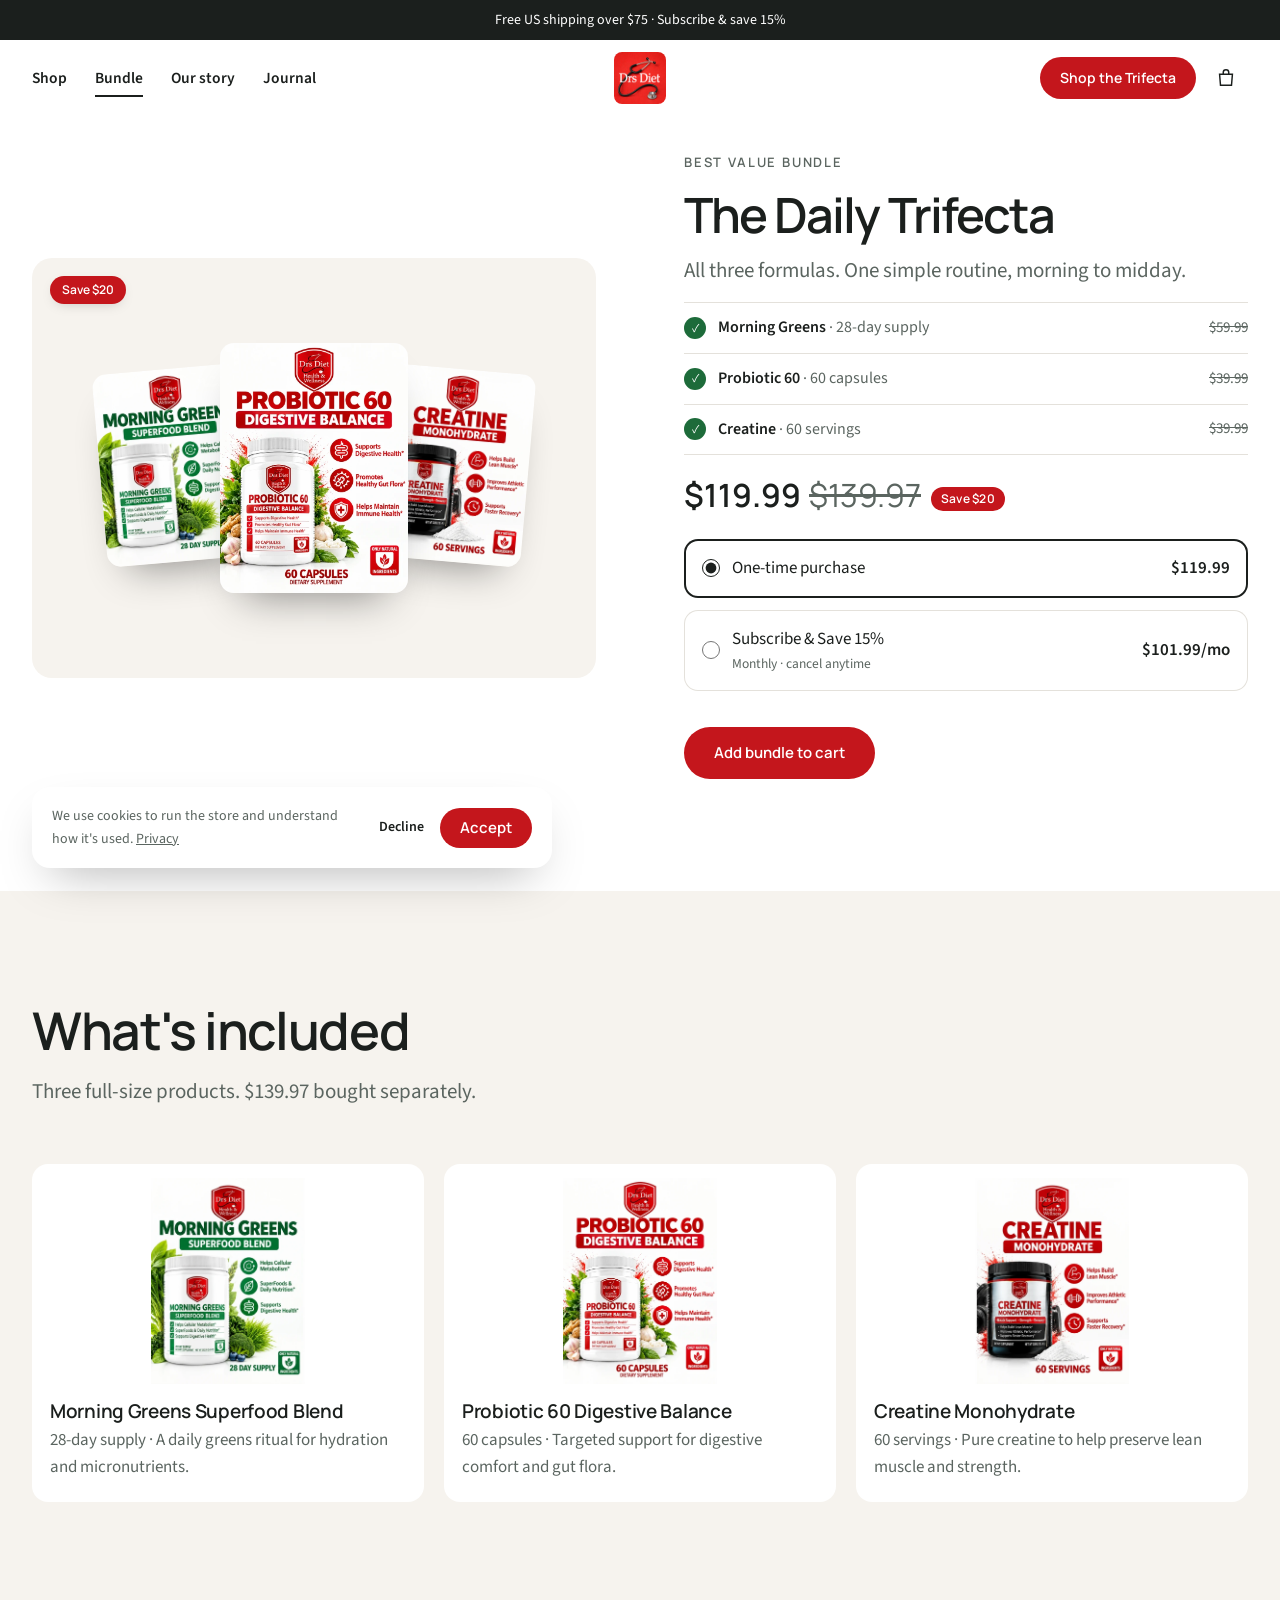
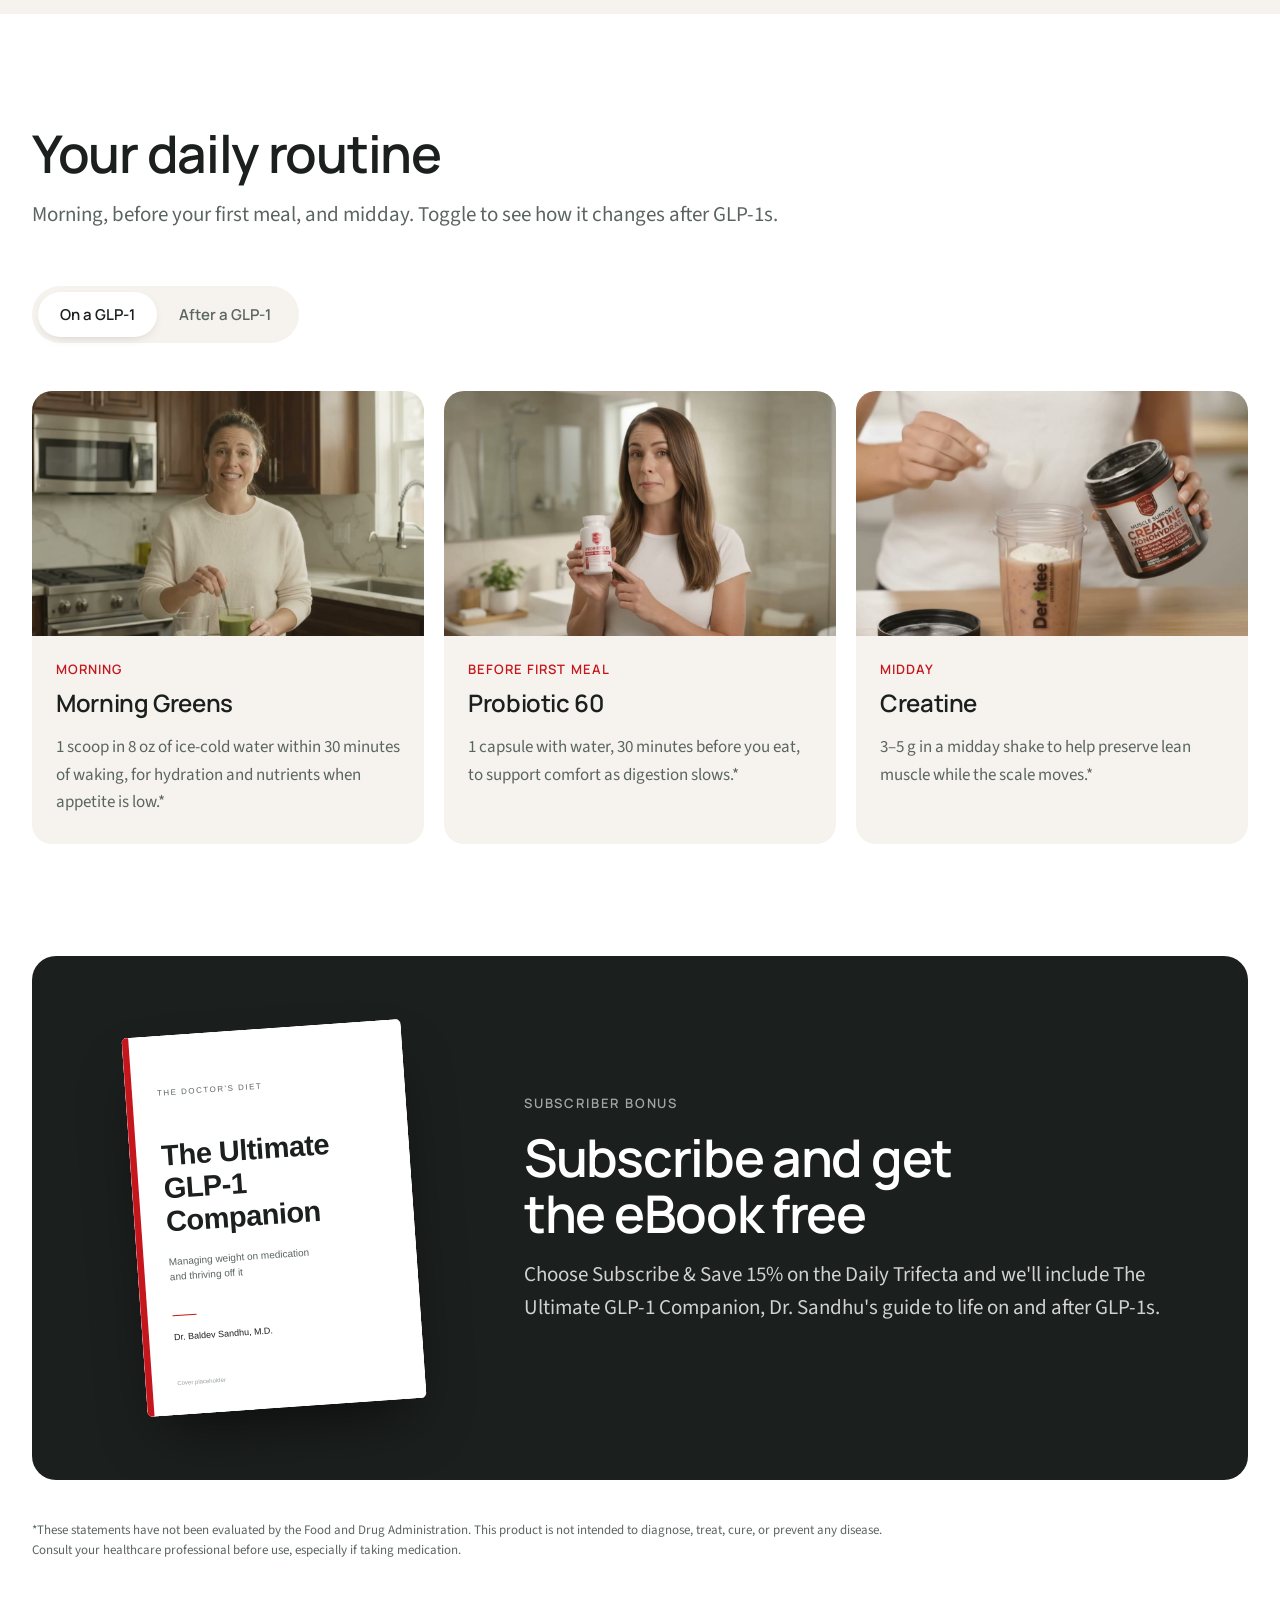
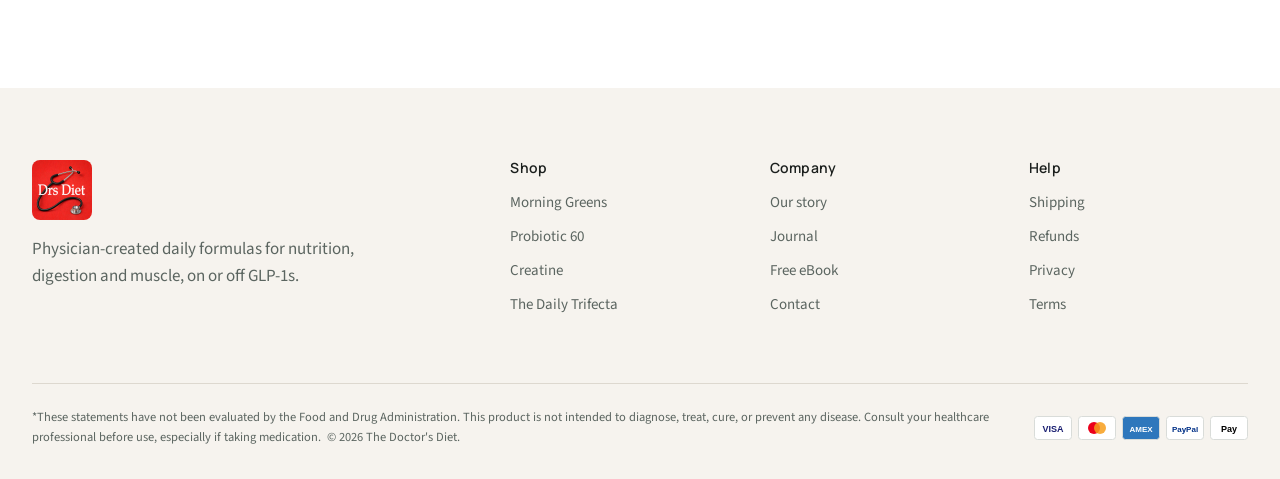
<file: bundle.html>
<!doctype html>
<html lang="en">
<head>
<meta charset="utf-8">
<meta name="viewport" content="width=device-width, initial-scale=1">
<title>The Daily Trifecta Bundle | The Doctor's Diet</title>
<meta name="description" content="Morning Greens, Probiotic 60 and Creatine together. Save $20, or subscribe and save 15%.">
<link rel="icon" href="assets/logo.png">
<script>document.documentElement.classList.add("js")</script>
<link rel="preconnect" href="https://fonts.googleapis.com">
<link rel="preconnect" href="https://fonts.gstatic.com" crossorigin>
<link rel="stylesheet" href="https://fonts.googleapis.com/css2?family=Fraunces:opsz,wght@9..144,400&family=Manrope:wght@500;600;700&family=Source+Sans+3:wght@400;600&display=swap">
<link rel="stylesheet" href="css/styles.css?v=15">
</head>
<body>
<div class="announce">Free US shipping over $75 · Subscribe &amp; save 15%</div>
<header class="site-header">
  <div class="container">
    <div class="header-left">
      <button class="icon-btn menu-toggle" type="button" aria-expanded="false" aria-controls="mobile-nav" aria-label="Menu"><svg viewBox="0 0 24 24" fill="none" stroke="currentColor" stroke-width="1.6" aria-hidden="true"><path d="M4 8h16M4 16h16"/></svg></button>
      <nav class="nav" aria-label="Main"><a href="index.html#shop">Shop</a><a href="bundle.html" aria-current="page">Bundle</a><a href="about.html">Our story</a><a href="blog.html">Journal</a></nav>
    </div>
    <a class="logo" href="index.html" aria-label="The Doctor's Diet home"><img src="assets/logo.png" alt="Drs Diet logo" width="52" height="52"></a>
    <div class="header-icons">
      <a class="btn header-cta" href="bundle.html">Shop the Trifecta</a>
      <a class="icon-btn" href="#cart" data-open-cart aria-label="Open cart"><svg viewBox="0 0 24 24" fill="none" stroke="currentColor" stroke-width="1.6" aria-hidden="true"><path d="M5 8h14l-1 12H6L5 8Z"/><path d="M9 8V6a3 3 0 0 1 6 0v2"/></svg><span class="cart-count" data-n="0">0</span></a>
    </div>
  </div>
  <nav class="mobile-nav" id="mobile-nav" aria-label="Mobile"><div><a href="index.html#shop">Shop</a><a href="bundle.html" aria-current="page">Bundle</a><a href="about.html">Our story</a><a href="blog.html">Journal</a><a href="contact.html">Contact</a></div></nav>
</header>
<main id="main">

<section class="section bundle-hero" style="padding-top:40px" data-shopify="main-product (bundle)">
  <div class="container split">
    <div class="trio" data-reveal><span class="tag tag--red">Save $20</span>
      <img class="t1" src="assets/product-morning-greens.webp" alt="Morning Greens" width="640" height="853">
      <img class="t3" src="assets/product-creatine.webp" alt="Creatine Monohydrate" width="640" height="853">
      <img class="t2" src="assets/product-probiotic.webp" alt="Probiotic 60" width="640" height="853"></div>
    <div data-reveal style="--d:.1s"><div class="offer" data-product-scope="trifecta">
  <span class="kicker">Best value bundle</span>
  <h1>The Daily Trifecta</h1>
  <p class="lead">All three formulas. One simple routine, morning to midday.</p>
  <ul class="incl"><li><span class="chk" aria-hidden="true">✓</span><span><strong>Morning Greens</strong> · 28-day supply</span><s>$59.99</s></li><li><span class="chk" aria-hidden="true">✓</span><span><strong>Probiotic 60</strong> · 60 capsules</span><s>$39.99</s></li><li><span class="chk" aria-hidden="true">✓</span><span><strong>Creatine</strong> · 60 servings</span><s>$39.99</s></li></ul>
  <div class="price"><span data-live-price>$119.99</span><s>$139.97</s><span class="save">Save $20</span></div>
  <fieldset class="toggle">
  <legend class="sr">Purchase option</legend>
  <label><input type="radio" name="buy-trifecta" value="once" checked><span>One-time purchase</span><span class="opt-price">$119.99</span></label>
  <label><input type="radio" name="buy-trifecta" value="sub"><span>Subscribe &amp; Save 15%<small>Monthly · cancel anytime</small></span><span class="opt-price">$101.99/mo</span></label>
</fieldset>
<p class="bonus">+ FREE eBook: The Ultimate GLP&#8209;1 Companion</p>
  <div class="actions"><button class="btn" type="button" data-add="trifecta">Add bundle to cart</button></div>
</div></div>
  </div>
</section>
<section class="section section--cream" data-shopify="multicolumn: included">
  <div class="container">
    <div class="section-head" data-reveal><h2>What's included</h2><p class="lead">Three full-size products. $139.97 bought separately.</p></div>
    <div class="included">
      <a class="included-item" href="product-morning-greens.html" data-reveal style="--d:0.0s"><img src="assets/product-morning-greens.webp" alt="Morning Greens Superfood Blend" width="640" height="853" loading="lazy"><div><h3>Morning Greens Superfood Blend</h3><p>28-day supply · A daily greens ritual for hydration and micronutrients.</p></div></a><a class="included-item" href="product-probiotic.html" data-reveal style="--d:0.1s"><img src="assets/product-probiotic.webp" alt="Probiotic 60 Digestive Balance" width="640" height="853" loading="lazy"><div><h3>Probiotic 60 Digestive Balance</h3><p>60 capsules · Targeted support for digestive comfort and gut flora.</p></div></a><a class="included-item" href="product-creatine.html" data-reveal style="--d:0.2s"><img src="assets/product-creatine.webp" alt="Creatine Monohydrate" width="640" height="853" loading="lazy"><div><h3>Creatine Monohydrate</h3><p>60 servings · Pure creatine to help preserve lean muscle and strength.</p></div></a>
    </div>
  </div>
</section>
<section class="section" data-shopify="multicolumn: routine">
  <div class="container" data-switch>
    <div class="section-head" data-reveal><h2>Your daily routine</h2><p class="lead">Morning, before your first meal, and midday. Toggle to see how it changes after GLP&#8209;1s.</p></div>
    <div class="switch" role="group" aria-label="Show routine for"><button type="button" data-mode="on" aria-pressed="true">On a GLP&#8209;1</button><button type="button" data-mode="off" aria-pressed="false">After a GLP&#8209;1</button></div><ol class="steps"><li class="step" data-reveal style="--d:0.0s"><img src="assets/poster-morning-greens.jpg" alt="Morning Greens in a daily routine" width="1280" height="720" loading="lazy">
  <div class="step-body"><span class="when">Morning</span><h3>Morning Greens</h3><p data-on="1 scoop in 8 oz of ice-cold water within 30 minutes of waking, for hydration and nutrients when appetite is low.*" data-off="A filling, calorie-light morning ritual that helps you feel satisfied before breakfast.*">1 scoop in 8 oz of ice-cold water within 30 minutes of waking, for hydration and nutrients when appetite is low.*</p></div></li><li class="step" data-reveal style="--d:0.1s"><img src="assets/poster-probiotic.jpg" alt="Probiotic 60 in a daily routine" width="1280" height="720" loading="lazy">
  <div class="step-body"><span class="when">Before first meal</span><h3>Probiotic 60</h3><p data-on="1 capsule with water, 30 minutes before you eat, to support comfort as digestion slows.*" data-off="Keeps digestion steady and comfortable as your natural rhythm returns.*">1 capsule with water, 30 minutes before you eat, to support comfort as digestion slows.*</p></div></li><li class="step" data-reveal style="--d:0.2s"><img src="assets/poster-creatine.jpg" alt="Creatine in a daily routine" width="1280" height="720" loading="lazy">
  <div class="step-body"><span class="when">Midday</span><h3>Creatine</h3><p data-on="3–5 g in a midday shake to help preserve lean muscle while the scale moves.*" data-off="Helps you keep the muscle that supports your metabolism for the long run.*">3–5 g in a midday shake to help preserve lean muscle while the scale moves.*</p></div></li></ol>
  </div>
</section>
<section class="section section--tight" data-shopify="image-with-text: ebook bonus">
  <div class="container">
    <div class="ebook-card" data-reveal>
      <img class="ebook-cover" src="assets/ebook-cover.svg" alt="The Ultimate GLP&#8209;1 Companion eBook cover" width="560" height="760" loading="lazy">
      <div><span class="kicker" style="color:rgba(255,255,255,.6)">Subscriber bonus</span>
        <h2>Subscribe and get the eBook free</h2>
        <p class="lead">Choose Subscribe &amp; Save 15% on the Daily Trifecta and we'll include The Ultimate GLP&#8209;1 Companion, Dr. Sandhu's guide to life on and after GLP&#8209;1s.</p></div>
    </div>
    <p class="disclaimer">*These statements have not been evaluated by the Food and Drug Administration. This product is not intended to diagnose, treat, cure, or prevent any disease. Consult your healthcare professional before use, especially if taking medication.</p>
  </div>
</section>

</main>
<footer class="site-footer" data-shopify="footer">
  <div class="container">
    <div class="footer-grid">
      <div class="footer-brand"><a href="index.html" aria-label="Home"><img src="assets/logo.png" alt="Drs Diet logo" width="60" height="60" loading="lazy"></a>
        <p>Physician-created daily formulas for nutrition, digestion and muscle, on or off GLP-1s.</p></div>
      <div><h4>Shop</h4><ul>
        <li><a href="product-morning-greens.html">Morning Greens</a></li>
        <li><a href="product-probiotic.html">Probiotic 60</a></li>
        <li><a href="product-creatine.html">Creatine</a></li>
        <li><a href="bundle.html">The Daily Trifecta</a></li></ul></div>
      <div><h4>Company</h4><ul>
        <li><a href="about.html">Our story</a></li>
        <li><a href="blog.html">Journal</a></li>
        <li><a href="ebook.html">Free eBook</a></li>
        <li><a href="contact.html">Contact</a></li></ul></div>
      <div><h4>Help</h4><ul>
        <li><a href="shipping.html">Shipping</a></li>
        <li><a href="refunds.html">Refunds</a></li>
        <li><a href="privacy.html">Privacy</a></li>
        <li><a href="terms.html">Terms</a></li></ul></div>
    </div>
    <div class="footer-base">
      <p>*These statements have not been evaluated by the Food and Drug Administration. This product is not intended to diagnose, treat, cure, or prevent any disease. Consult your healthcare professional before use, especially if taking medication. &nbsp;© 2026 The Doctor's Diet.</p>
      <div class="pay"><svg viewBox="0 0 38 24" role="img" aria-label="VISA"><rect x=".5" y=".5" width="37" height="23" rx="3" fill="#fff" stroke="#d9dcd9"/><text x="19" y="15.5" text-anchor="middle" font-family="Arial,sans-serif" font-weight="700" font-size="9" fill="#1a1f71">VISA</text></svg><svg viewBox="0 0 38 24" role="img" aria-label="Mastercard"><rect x=".5" y=".5" width="37" height="23" rx="3" fill="#fff" stroke="#d9dcd9"/><circle cx="16" cy="12" r="6" fill="#eb001b"/><circle cx="22" cy="12" r="6" fill="#f79e1b" fill-opacity=".85"/></svg><svg viewBox="0 0 38 24" role="img" aria-label="AMEX"><rect x=".5" y=".5" width="37" height="23" rx="3" fill="#2e77bc" stroke="#d9dcd9"/><text x="19" y="15.5" text-anchor="middle" font-family="Arial,sans-serif" font-weight="700" font-size="8" fill="#fff">AMEX</text></svg><svg viewBox="0 0 38 24" role="img" aria-label="PayPal"><rect x=".5" y=".5" width="37" height="23" rx="3" fill="#fff" stroke="#d9dcd9"/><text x="19" y="15.5" text-anchor="middle" font-family="Arial,sans-serif" font-weight="700" font-size="8" fill="#003087">PayPal</text></svg><svg viewBox="0 0 38 24" role="img" aria-label="Pay"><rect x=".5" y=".5" width="37" height="23" rx="3" fill="#fff" stroke="#d9dcd9"/><text x="19" y="15.5" text-anchor="middle" font-family="Arial,sans-serif" font-weight="700" font-size="9" fill="#000">Pay</text></svg></div>
    </div>
  </div>
</footer>
<div class="overlay" id="cart-overlay" data-close-cart></div>
<aside class="drawer" id="cart" aria-label="Cart" aria-hidden="true">
  <div class="drawer-head"><h2>Your cart</h2><button class="icon-btn" type="button" data-close-cart aria-label="Close cart"><svg viewBox="0 0 24 24" fill="none" stroke="currentColor" stroke-width="1.6" aria-hidden="true"><path d="M6 6l12 12M18 6 6 18"/></svg></button></div>
  <div class="ship"><span id="ship-msg">Free shipping on orders over $75.</span><div class="bar"><span id="ship-bar" style="width:0"></span></div></div>
  <div class="drawer-items" id="cart-items"></div>
  <a class="drawer-upsell" id="cart-upsell" href="bundle.html"><img src="assets/bundle-lifestyle.jpg" alt="" width="48" height="48" loading="lazy"><span>Get all three in <strong>The Daily Trifecta</strong> and save $20 →</span></a>
  <div class="drawer-foot">
    <div class="subtotal"><span>Subtotal</span><span id="cart-subtotal">$0.00</span></div>
    <p class="small">Taxes and shipping calculated at checkout.</p>
    <button class="btn btn--block" id="checkout" type="button">Checkout</button>
  </div>
</aside>
<div class="cookie" id="cookie" role="region" aria-label="Cookie consent">
  <p>We use cookies to run the store and understand how it's used. <a href="privacy.html">Privacy</a></p>
  <div class="cookie-actions"><button class="link" type="button" data-cookie="declined">Decline</button><button class="btn" type="button" data-cookie="accepted">Accept</button></div>
</div>

<script src="js/main.js?v=2"></script>
</body>
</html>
</file>
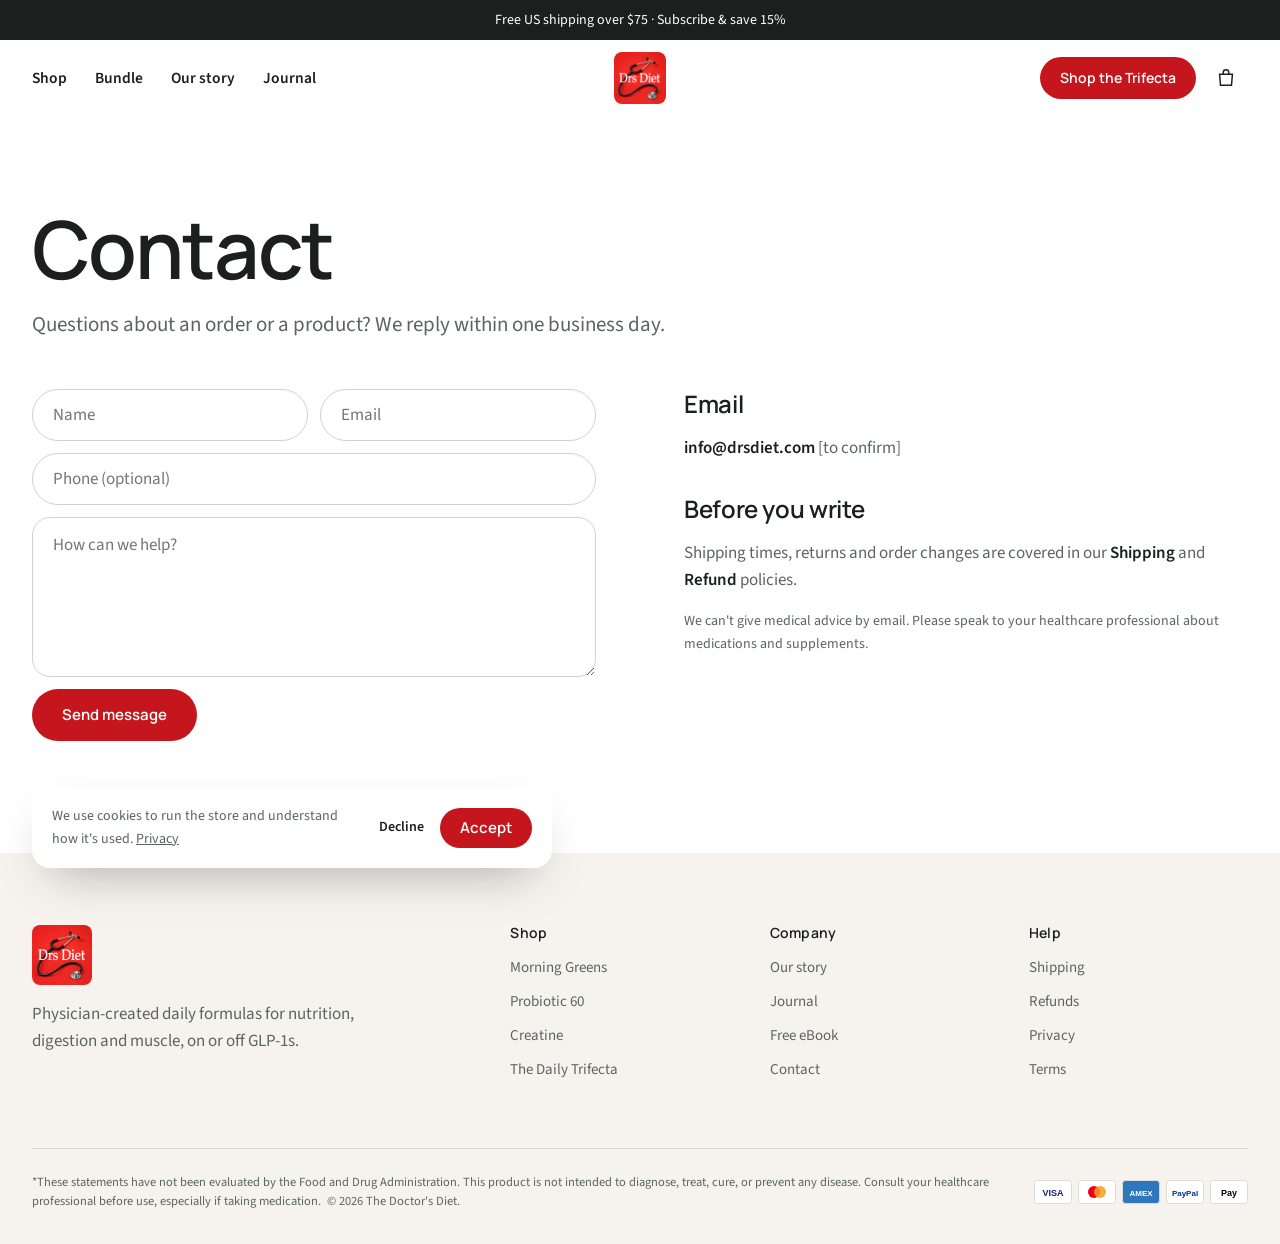
<file: contact.html>
<!doctype html>
<html lang="en">
<head>
<meta charset="utf-8">
<meta name="viewport" content="width=device-width, initial-scale=1">
<title>Contact | The Doctor's Diet</title>
<meta name="description" content="Get in touch with The Doctor's Diet.">
<link rel="icon" href="assets/logo.png">
<script>document.documentElement.classList.add("js")</script>
<link rel="preconnect" href="https://fonts.googleapis.com">
<link rel="preconnect" href="https://fonts.gstatic.com" crossorigin>
<link rel="stylesheet" href="https://fonts.googleapis.com/css2?family=Fraunces:opsz,wght@9..144,400&family=Manrope:wght@500;600;700&family=Source+Sans+3:wght@400;600&display=swap">
<link rel="stylesheet" href="css/styles.css?v=14">
</head>
<body>
<div class="announce">Free US shipping over $75 · Subscribe &amp; save 15%</div>
<header class="site-header">
  <div class="container">
    <div class="header-left">
      <button class="icon-btn menu-toggle" type="button" aria-expanded="false" aria-controls="mobile-nav" aria-label="Menu"><svg viewBox="0 0 24 24" fill="none" stroke="currentColor" stroke-width="1.6" aria-hidden="true"><path d="M4 8h16M4 16h16"/></svg></button>
      <nav class="nav" aria-label="Main"><a href="index.html#shop">Shop</a><a href="bundle.html">Bundle</a><a href="about.html">Our story</a><a href="blog.html">Journal</a></nav>
    </div>
    <a class="logo" href="index.html" aria-label="The Doctor's Diet home"><img src="assets/logo.png" alt="Drs Diet logo" width="52" height="52"></a>
    <div class="header-icons">
      <a class="btn header-cta" href="bundle.html">Shop the Trifecta</a>
      <a class="icon-btn" href="#cart" data-open-cart aria-label="Open cart"><svg viewBox="0 0 24 24" fill="none" stroke="currentColor" stroke-width="1.6" aria-hidden="true"><path d="M5 8h14l-1 12H6L5 8Z"/><path d="M9 8V6a3 3 0 0 1 6 0v2"/></svg><span class="cart-count" data-n="0">0</span></a>
    </div>
  </div>
  <nav class="mobile-nav" id="mobile-nav" aria-label="Mobile"><div><a href="index.html#shop">Shop</a><a href="bundle.html">Bundle</a><a href="about.html">Our story</a><a href="blog.html">Journal</a><a href="contact.html">Contact</a></div></nav>
</header>
<main id="main">

<section class="page-hero" data-shopify="main-page (contact)"><div class="container"><h1 data-reveal>Contact</h1><p class="lead" data-reveal style="--d:.1s">Questions about an order or a product? We reply within one business day.</p></div></section>
<section class="section section--tight">
  <div class="container split" style="align-items:start">
    <form class="form" style="max-width:none" data-fake="Thanks, your message is in. We'll reply within one business day." data-shopify="contact-form" data-reveal>
      <div class="form-row">
        <label class="sr" for="c-name">Name</label><input class="field" id="c-name" name="name" placeholder="Name" required autocomplete="name">
        <label class="sr" for="c-email">Email</label><input class="field" id="c-email" type="email" name="email" placeholder="Email" required autocomplete="email">
      </div>
      <label class="sr" for="c-phone">Phone</label><input class="field" id="c-phone" type="tel" name="phone" placeholder="Phone (optional)" autocomplete="tel">
      <label class="sr" for="c-msg">Message</label><textarea class="field" id="c-msg" name="message" placeholder="How can we help?" required></textarea>
      <div><button class="btn" type="submit">Send message</button></div>
    </form>
    <div data-reveal style="--d:.1s">
      <h3>Email</h3>
      <p><a class="link" href="mailto:info@drsdiet.com">info@drsdiet.com</a> [to confirm]</p>
      <h3 style="margin-top:32px">Before you write</h3>
      <p>Shipping times, returns and order changes are covered in our <a class="link" href="shipping.html">Shipping</a> and <a class="link" href="refunds.html">Refund</a> policies.</p>
      <p class="small">We can't give medical advice by email. Please speak to your healthcare professional about medications and supplements.</p>
    </div>
  </div>
</section>

</main>
<footer class="site-footer" data-shopify="footer">
  <div class="container">
    <div class="footer-grid">
      <div class="footer-brand"><a href="index.html" aria-label="Home"><img src="assets/logo.png" alt="Drs Diet logo" width="60" height="60" loading="lazy"></a>
        <p>Physician-created daily formulas for nutrition, digestion and muscle, on or off GLP-1s.</p></div>
      <div><h4>Shop</h4><ul>
        <li><a href="product-morning-greens.html">Morning Greens</a></li>
        <li><a href="product-probiotic.html">Probiotic 60</a></li>
        <li><a href="product-creatine.html">Creatine</a></li>
        <li><a href="bundle.html">The Daily Trifecta</a></li></ul></div>
      <div><h4>Company</h4><ul>
        <li><a href="about.html">Our story</a></li>
        <li><a href="blog.html">Journal</a></li>
        <li><a href="ebook.html">Free eBook</a></li>
        <li><a href="contact.html">Contact</a></li></ul></div>
      <div><h4>Help</h4><ul>
        <li><a href="shipping.html">Shipping</a></li>
        <li><a href="refunds.html">Refunds</a></li>
        <li><a href="privacy.html">Privacy</a></li>
        <li><a href="terms.html">Terms</a></li></ul></div>
    </div>
    <div class="footer-base">
      <p>*These statements have not been evaluated by the Food and Drug Administration. This product is not intended to diagnose, treat, cure, or prevent any disease. Consult your healthcare professional before use, especially if taking medication. &nbsp;© 2026 The Doctor's Diet.</p>
      <div class="pay"><svg viewBox="0 0 38 24" role="img" aria-label="VISA"><rect x=".5" y=".5" width="37" height="23" rx="3" fill="#fff" stroke="#d9dcd9"/><text x="19" y="15.5" text-anchor="middle" font-family="Arial,sans-serif" font-weight="700" font-size="9" fill="#1a1f71">VISA</text></svg><svg viewBox="0 0 38 24" role="img" aria-label="Mastercard"><rect x=".5" y=".5" width="37" height="23" rx="3" fill="#fff" stroke="#d9dcd9"/><circle cx="16" cy="12" r="6" fill="#eb001b"/><circle cx="22" cy="12" r="6" fill="#f79e1b" fill-opacity=".85"/></svg><svg viewBox="0 0 38 24" role="img" aria-label="AMEX"><rect x=".5" y=".5" width="37" height="23" rx="3" fill="#2e77bc" stroke="#d9dcd9"/><text x="19" y="15.5" text-anchor="middle" font-family="Arial,sans-serif" font-weight="700" font-size="8" fill="#fff">AMEX</text></svg><svg viewBox="0 0 38 24" role="img" aria-label="PayPal"><rect x=".5" y=".5" width="37" height="23" rx="3" fill="#fff" stroke="#d9dcd9"/><text x="19" y="15.5" text-anchor="middle" font-family="Arial,sans-serif" font-weight="700" font-size="8" fill="#003087">PayPal</text></svg><svg viewBox="0 0 38 24" role="img" aria-label="Pay"><rect x=".5" y=".5" width="37" height="23" rx="3" fill="#fff" stroke="#d9dcd9"/><text x="19" y="15.5" text-anchor="middle" font-family="Arial,sans-serif" font-weight="700" font-size="9" fill="#000">Pay</text></svg></div>
    </div>
  </div>
</footer>
<div class="overlay" id="cart-overlay" data-close-cart></div>
<aside class="drawer" id="cart" aria-label="Cart" aria-hidden="true">
  <div class="drawer-head"><h2>Your cart</h2><button class="icon-btn" type="button" data-close-cart aria-label="Close cart"><svg viewBox="0 0 24 24" fill="none" stroke="currentColor" stroke-width="1.6" aria-hidden="true"><path d="M6 6l12 12M18 6 6 18"/></svg></button></div>
  <div class="ship"><span id="ship-msg">Free shipping on orders over $75.</span><div class="bar"><span id="ship-bar" style="width:0"></span></div></div>
  <div class="drawer-items" id="cart-items"></div>
  <a class="drawer-upsell" id="cart-upsell" href="bundle.html"><img src="assets/bundle-lifestyle.jpg" alt="" width="48" height="48" loading="lazy"><span>Get all three in <strong>The Daily Trifecta</strong> and save $20 →</span></a>
  <div class="drawer-foot">
    <div class="subtotal"><span>Subtotal</span><span id="cart-subtotal">$0.00</span></div>
    <p class="small">Taxes and shipping calculated at checkout.</p>
    <button class="btn btn--block" id="checkout" type="button">Checkout</button>
  </div>
</aside>
<div class="cookie" id="cookie" role="region" aria-label="Cookie consent">
  <p>We use cookies to run the store and understand how it's used. <a href="privacy.html">Privacy</a></p>
  <div class="cookie-actions"><button class="link" type="button" data-cookie="declined">Decline</button><button class="btn" type="button" data-cookie="accepted">Accept</button></div>
</div>

<script src="js/main.js?v=2"></script>
</body>
</html>
</file>
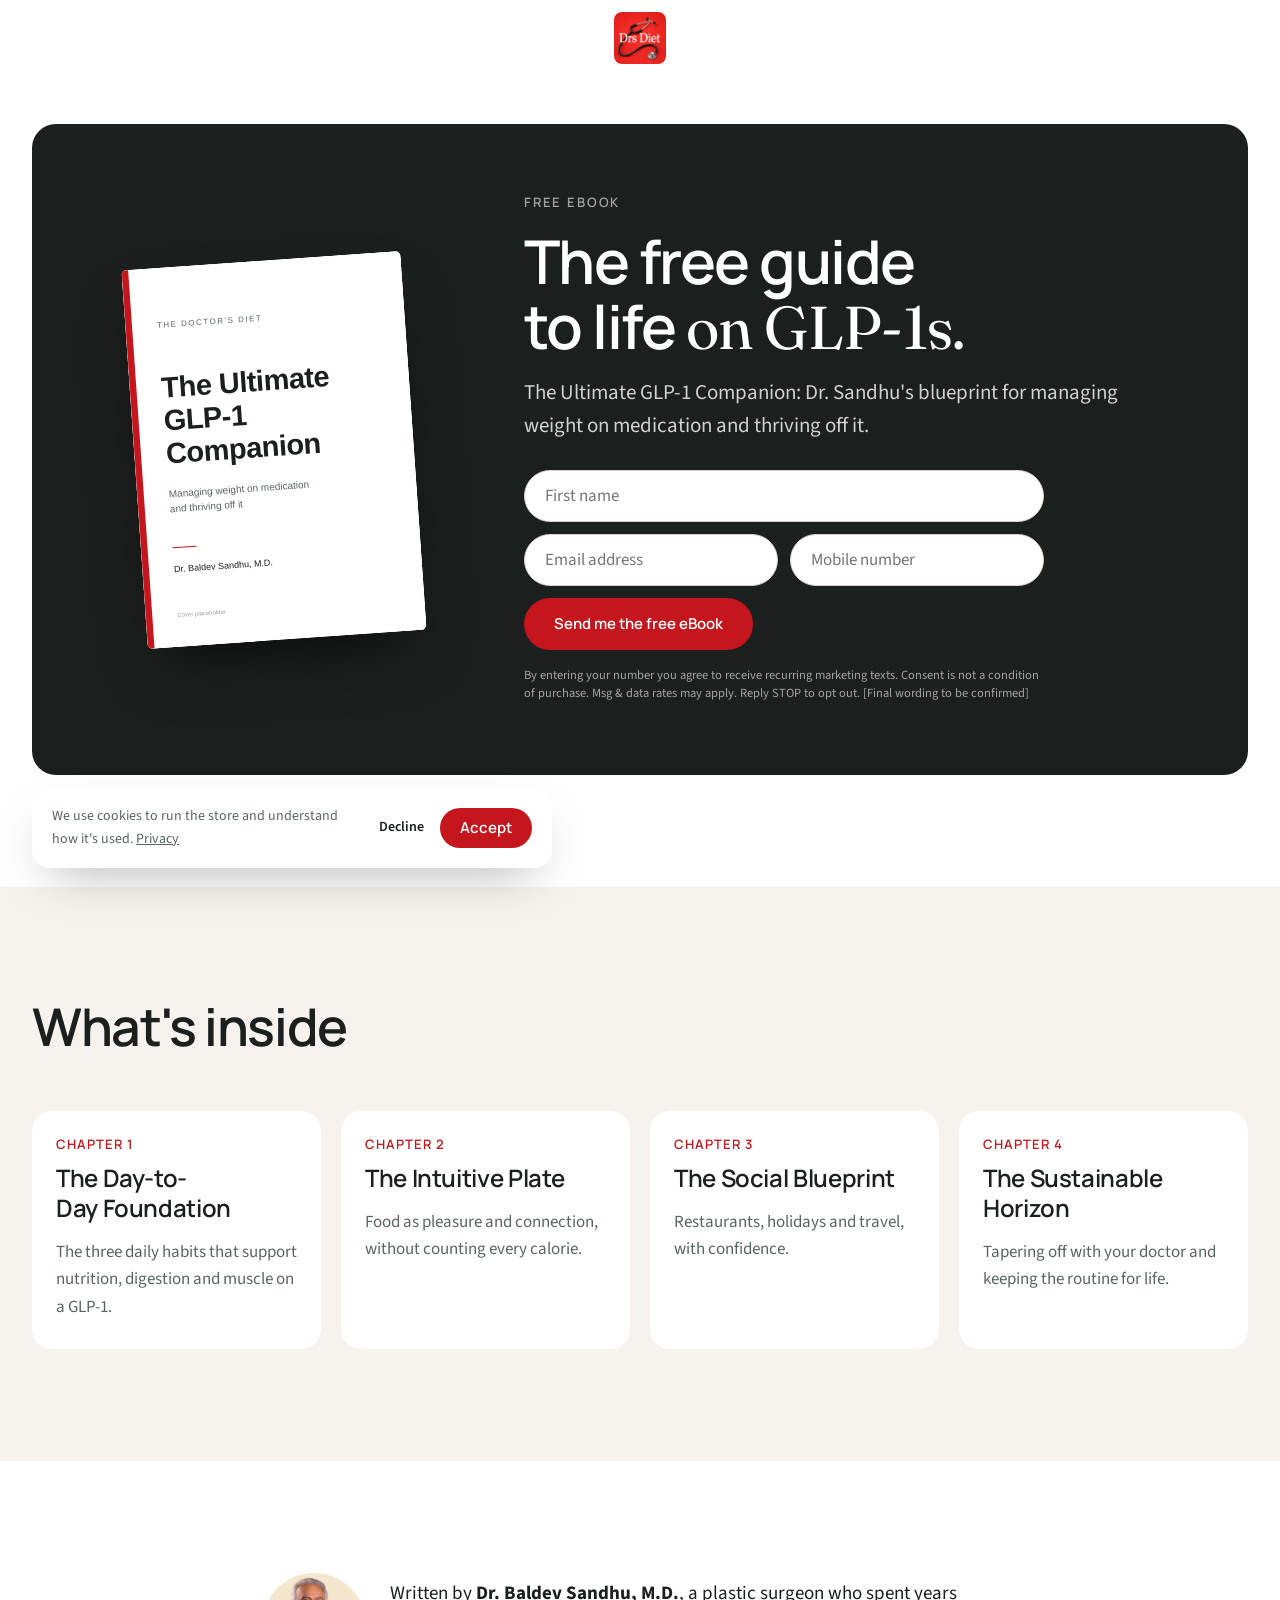
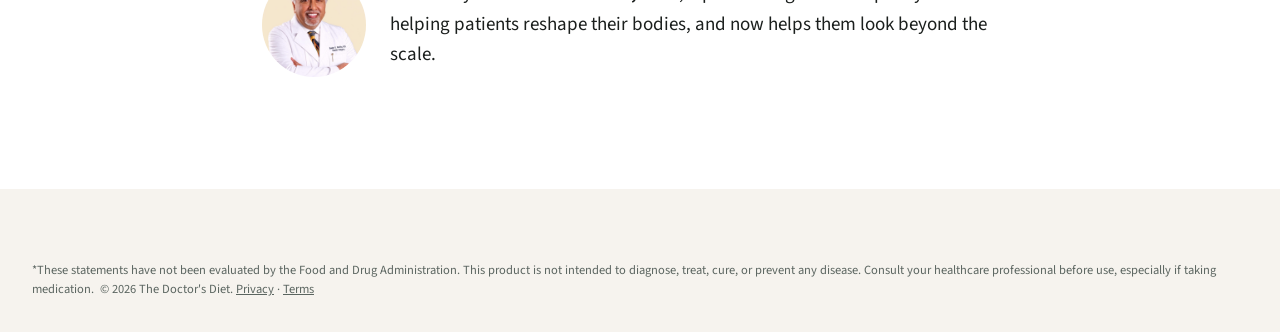
<file: ebook.html>
<!doctype html>
<html lang="en">
<head>
<meta charset="utf-8">
<meta name="viewport" content="width=device-width, initial-scale=1">
<title>Free eBook: The Ultimate GLP-1 Companion | The Doctor's Diet</title>
<meta name="description" content="Download Dr. Sandhu's free guide to life on and after GLP-1s.">
<link rel="icon" href="assets/logo.png">
<script>document.documentElement.classList.add("js")</script>
<link rel="preconnect" href="https://fonts.googleapis.com">
<link rel="preconnect" href="https://fonts.gstatic.com" crossorigin>
<link rel="stylesheet" href="https://fonts.googleapis.com/css2?family=Fraunces:opsz,wght@9..144,400&family=Manrope:wght@500;600;700&family=Source+Sans+3:wght@400;600&display=swap">
<link rel="stylesheet" href="css/styles.css?v=14">
</head>
<body>
<header class="site-header header--minimal"><div class="container"><a class="logo" href="index.html" aria-label="The Doctor's Diet home"><img src="assets/logo.png" alt="Drs Diet logo" width="52" height="52"></a></div></header>
<main id="main">

<section class="section" style="padding-top:48px" data-shopify="custom landing: ebook-hero">
  <div class="container">
    <div class="ebook-card">
      <img class="ebook-cover" src="assets/ebook-cover.svg" alt="The Ultimate GLP&#8209;1 Companion eBook cover" width="560" height="760">
      <div>
        <span class="kicker" style="color:rgba(255,255,255,.6)">Free eBook</span>
        <h1 style="color:#fff;font-size:clamp(38px,3vw + 22px,64px)">The free guide to life <em class="serif">on GLP&#8209;1s.</em></h1>
        <p class="lead" style="margin-bottom:28px">The Ultimate GLP&#8209;1 Companion: Dr. Sandhu's blueprint for managing weight on medication and thriving off it.</p>
        <form class="form" data-fake="Thank you. Check your inbox for The Ultimate GLP&#8209;1 Companion.">
  <label class="sr" for="eb-name">First name</label><input class="field" id="eb-name" name="name" placeholder="First name" required autocomplete="given-name">
  <div class="form-row">
    <label class="sr" for="eb-email">Email</label><input class="field" id="eb-email" type="email" name="email" placeholder="Email address" required autocomplete="email">
    <label class="sr" for="eb-phone">Phone</label><input class="field" id="eb-phone" type="tel" name="phone" placeholder="Mobile number" autocomplete="tel">
  </div>
  <div><button class="btn" type="submit">Send me the free eBook</button></div>
  <p class="form-note">By entering your number you agree to receive recurring marketing texts. Consent is not a condition of purchase. Msg &amp; data rates may apply. Reply STOP to opt out. [Final wording to be confirmed]</p>
</form>
      </div>
    </div>
  </div>
</section>
<section class="section section--cream" data-shopify="multicolumn: chapters">
  <div class="container">
    <div class="section-head" data-reveal><h2>What's inside</h2></div>
    <ol class="steps" style="grid-template-columns:repeat(auto-fit,minmax(240px,1fr))">
      <li class="step" data-reveal style="--d:0.0s;background:#fff"><div class="step-body"><span class="when">Chapter 1</span><h3>The Day-to-Day Foundation</h3><p>The three daily habits that support nutrition, digestion and muscle on a GLP&#8209;1.</p></div></li><li class="step" data-reveal style="--d:0.08s;background:#fff"><div class="step-body"><span class="when">Chapter 2</span><h3>The Intuitive Plate</h3><p>Food as pleasure and connection, without counting every calorie.</p></div></li><li class="step" data-reveal style="--d:0.16s;background:#fff"><div class="step-body"><span class="when">Chapter 3</span><h3>The Social Blueprint</h3><p>Restaurants, holidays and travel, with confidence.</p></div></li><li class="step" data-reveal style="--d:0.24s;background:#fff"><div class="step-body"><span class="when">Chapter 4</span><h3>The Sustainable Horizon</h3><p>Tapering off with your doctor and keeping the routine for life.</p></div></li>
    </ol>
  </div>
</section>
<section class="section" data-shopify="image-with-text: founder trust">
  <div class="container" style="display:flex;gap:24px;align-items:center;max-width:820px" data-reveal>
    <img src="assets/dr-sandhu.jpg" alt="Dr. Baldev Sandhu, M.D." width="104" height="104" loading="lazy" style="width:104px;height:104px;border-radius:50%;object-fit:cover;flex:none">
    <p style="margin:0;color:#1b1f1d;font-size:19px">Written by <strong>Dr. Baldev Sandhu, M.D.</strong>, a plastic surgeon who spent years helping patients reshape their bodies, and now helps them look beyond the scale.</p>
  </div>
</section>

</main>
<footer class="site-footer"><div class="container"><div class="footer-base" style="margin-top:0;border-top:0;padding-top:0">
<p>*These statements have not been evaluated by the Food and Drug Administration. This product is not intended to diagnose, treat, cure, or prevent any disease. Consult your healthcare professional before use, especially if taking medication. &nbsp;© 2026 The Doctor's Diet. <a href="privacy.html">Privacy</a> · <a href="terms.html">Terms</a></p></div></div></footer>
<div class="overlay" id="cart-overlay" data-close-cart></div>
<aside class="drawer" id="cart" aria-label="Cart" aria-hidden="true">
  <div class="drawer-head"><h2>Your cart</h2><button class="icon-btn" type="button" data-close-cart aria-label="Close cart"><svg viewBox="0 0 24 24" fill="none" stroke="currentColor" stroke-width="1.6" aria-hidden="true"><path d="M6 6l12 12M18 6 6 18"/></svg></button></div>
  <div class="ship"><span id="ship-msg">Free shipping on orders over $75.</span><div class="bar"><span id="ship-bar" style="width:0"></span></div></div>
  <div class="drawer-items" id="cart-items"></div>
  <a class="drawer-upsell" id="cart-upsell" href="bundle.html"><img src="assets/bundle-lifestyle.jpg" alt="" width="48" height="48" loading="lazy"><span>Get all three in <strong>The Daily Trifecta</strong> and save $20 →</span></a>
  <div class="drawer-foot">
    <div class="subtotal"><span>Subtotal</span><span id="cart-subtotal">$0.00</span></div>
    <p class="small">Taxes and shipping calculated at checkout.</p>
    <button class="btn btn--block" id="checkout" type="button">Checkout</button>
  </div>
</aside>
<div class="cookie" id="cookie" role="region" aria-label="Cookie consent">
  <p>We use cookies to run the store and understand how it's used. <a href="privacy.html">Privacy</a></p>
  <div class="cookie-actions"><button class="link" type="button" data-cookie="declined">Decline</button><button class="btn" type="button" data-cookie="accepted">Accept</button></div>
</div>

<script src="js/main.js?v=2"></script>
</body>
</html>
</file>
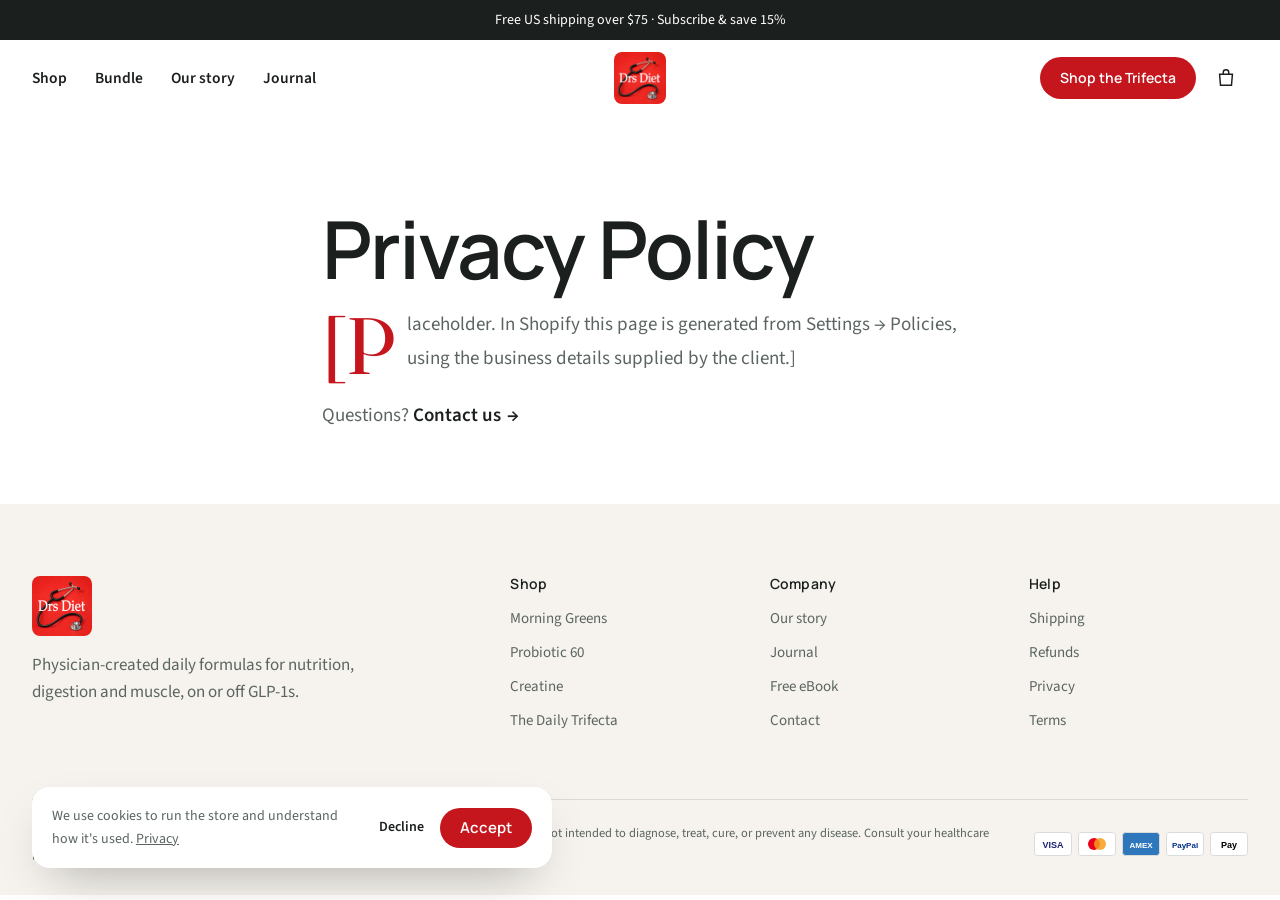
<file: privacy.html>
<!doctype html>
<html lang="en">
<head>
<meta charset="utf-8">
<meta name="viewport" content="width=device-width, initial-scale=1">
<title>Privacy Policy | The Doctor's Diet</title>
<meta name="description" content="Privacy Policy">
<link rel="icon" href="assets/logo.png">
<script>document.documentElement.classList.add("js")</script>
<link rel="preconnect" href="https://fonts.googleapis.com">
<link rel="preconnect" href="https://fonts.gstatic.com" crossorigin>
<link rel="stylesheet" href="https://fonts.googleapis.com/css2?family=Fraunces:opsz,wght@9..144,400&family=Manrope:wght@500;600;700&family=Source+Sans+3:wght@400;600&display=swap">
<link rel="stylesheet" href="css/styles.css?v=14">
</head>
<body>
<div class="announce">Free US shipping over $75 · Subscribe &amp; save 15%</div>
<header class="site-header">
  <div class="container">
    <div class="header-left">
      <button class="icon-btn menu-toggle" type="button" aria-expanded="false" aria-controls="mobile-nav" aria-label="Menu"><svg viewBox="0 0 24 24" fill="none" stroke="currentColor" stroke-width="1.6" aria-hidden="true"><path d="M4 8h16M4 16h16"/></svg></button>
      <nav class="nav" aria-label="Main"><a href="index.html#shop">Shop</a><a href="bundle.html">Bundle</a><a href="about.html">Our story</a><a href="blog.html">Journal</a></nav>
    </div>
    <a class="logo" href="index.html" aria-label="The Doctor's Diet home"><img src="assets/logo.png" alt="Drs Diet logo" width="52" height="52"></a>
    <div class="header-icons">
      <a class="btn header-cta" href="bundle.html">Shop the Trifecta</a>
      <a class="icon-btn" href="#cart" data-open-cart aria-label="Open cart"><svg viewBox="0 0 24 24" fill="none" stroke="currentColor" stroke-width="1.6" aria-hidden="true"><path d="M5 8h14l-1 12H6L5 8Z"/><path d="M9 8V6a3 3 0 0 1 6 0v2"/></svg><span class="cart-count" data-n="0">0</span></a>
    </div>
  </div>
  <nav class="mobile-nav" id="mobile-nav" aria-label="Mobile"><div><a href="index.html#shop">Shop</a><a href="bundle.html">Bundle</a><a href="about.html">Our story</a><a href="blog.html">Journal</a><a href="contact.html">Contact</a></div></nav>
</header>
<main id="main">
<section class="page-hero"><div class="container prose"><h1>Privacy Policy</h1>
<p>[Placeholder. In Shopify this page is generated from Settings → Policies, using the business details supplied by the client.]</p>
<p>Questions? <a class="link" href="contact.html">Contact us <span class="arr" aria-hidden="true">→</span></a></p></div></section>
</main>
<footer class="site-footer" data-shopify="footer">
  <div class="container">
    <div class="footer-grid">
      <div class="footer-brand"><a href="index.html" aria-label="Home"><img src="assets/logo.png" alt="Drs Diet logo" width="60" height="60" loading="lazy"></a>
        <p>Physician-created daily formulas for nutrition, digestion and muscle, on or off GLP-1s.</p></div>
      <div><h4>Shop</h4><ul>
        <li><a href="product-morning-greens.html">Morning Greens</a></li>
        <li><a href="product-probiotic.html">Probiotic 60</a></li>
        <li><a href="product-creatine.html">Creatine</a></li>
        <li><a href="bundle.html">The Daily Trifecta</a></li></ul></div>
      <div><h4>Company</h4><ul>
        <li><a href="about.html">Our story</a></li>
        <li><a href="blog.html">Journal</a></li>
        <li><a href="ebook.html">Free eBook</a></li>
        <li><a href="contact.html">Contact</a></li></ul></div>
      <div><h4>Help</h4><ul>
        <li><a href="shipping.html">Shipping</a></li>
        <li><a href="refunds.html">Refunds</a></li>
        <li><a href="privacy.html">Privacy</a></li>
        <li><a href="terms.html">Terms</a></li></ul></div>
    </div>
    <div class="footer-base">
      <p>*These statements have not been evaluated by the Food and Drug Administration. This product is not intended to diagnose, treat, cure, or prevent any disease. Consult your healthcare professional before use, especially if taking medication. &nbsp;© 2026 The Doctor's Diet.</p>
      <div class="pay"><svg viewBox="0 0 38 24" role="img" aria-label="VISA"><rect x=".5" y=".5" width="37" height="23" rx="3" fill="#fff" stroke="#d9dcd9"/><text x="19" y="15.5" text-anchor="middle" font-family="Arial,sans-serif" font-weight="700" font-size="9" fill="#1a1f71">VISA</text></svg><svg viewBox="0 0 38 24" role="img" aria-label="Mastercard"><rect x=".5" y=".5" width="37" height="23" rx="3" fill="#fff" stroke="#d9dcd9"/><circle cx="16" cy="12" r="6" fill="#eb001b"/><circle cx="22" cy="12" r="6" fill="#f79e1b" fill-opacity=".85"/></svg><svg viewBox="0 0 38 24" role="img" aria-label="AMEX"><rect x=".5" y=".5" width="37" height="23" rx="3" fill="#2e77bc" stroke="#d9dcd9"/><text x="19" y="15.5" text-anchor="middle" font-family="Arial,sans-serif" font-weight="700" font-size="8" fill="#fff">AMEX</text></svg><svg viewBox="0 0 38 24" role="img" aria-label="PayPal"><rect x=".5" y=".5" width="37" height="23" rx="3" fill="#fff" stroke="#d9dcd9"/><text x="19" y="15.5" text-anchor="middle" font-family="Arial,sans-serif" font-weight="700" font-size="8" fill="#003087">PayPal</text></svg><svg viewBox="0 0 38 24" role="img" aria-label="Pay"><rect x=".5" y=".5" width="37" height="23" rx="3" fill="#fff" stroke="#d9dcd9"/><text x="19" y="15.5" text-anchor="middle" font-family="Arial,sans-serif" font-weight="700" font-size="9" fill="#000">Pay</text></svg></div>
    </div>
  </div>
</footer>
<div class="overlay" id="cart-overlay" data-close-cart></div>
<aside class="drawer" id="cart" aria-label="Cart" aria-hidden="true">
  <div class="drawer-head"><h2>Your cart</h2><button class="icon-btn" type="button" data-close-cart aria-label="Close cart"><svg viewBox="0 0 24 24" fill="none" stroke="currentColor" stroke-width="1.6" aria-hidden="true"><path d="M6 6l12 12M18 6 6 18"/></svg></button></div>
  <div class="ship"><span id="ship-msg">Free shipping on orders over $75.</span><div class="bar"><span id="ship-bar" style="width:0"></span></div></div>
  <div class="drawer-items" id="cart-items"></div>
  <a class="drawer-upsell" id="cart-upsell" href="bundle.html"><img src="assets/bundle-lifestyle.jpg" alt="" width="48" height="48" loading="lazy"><span>Get all three in <strong>The Daily Trifecta</strong> and save $20 →</span></a>
  <div class="drawer-foot">
    <div class="subtotal"><span>Subtotal</span><span id="cart-subtotal">$0.00</span></div>
    <p class="small">Taxes and shipping calculated at checkout.</p>
    <button class="btn btn--block" id="checkout" type="button">Checkout</button>
  </div>
</aside>
<div class="cookie" id="cookie" role="region" aria-label="Cookie consent">
  <p>We use cookies to run the store and understand how it's used. <a href="privacy.html">Privacy</a></p>
  <div class="cookie-actions"><button class="link" type="button" data-cookie="declined">Decline</button><button class="btn" type="button" data-cookie="accepted">Accept</button></div>
</div>

<script src="js/main.js?v=2"></script>
</body>
</html>
</file>
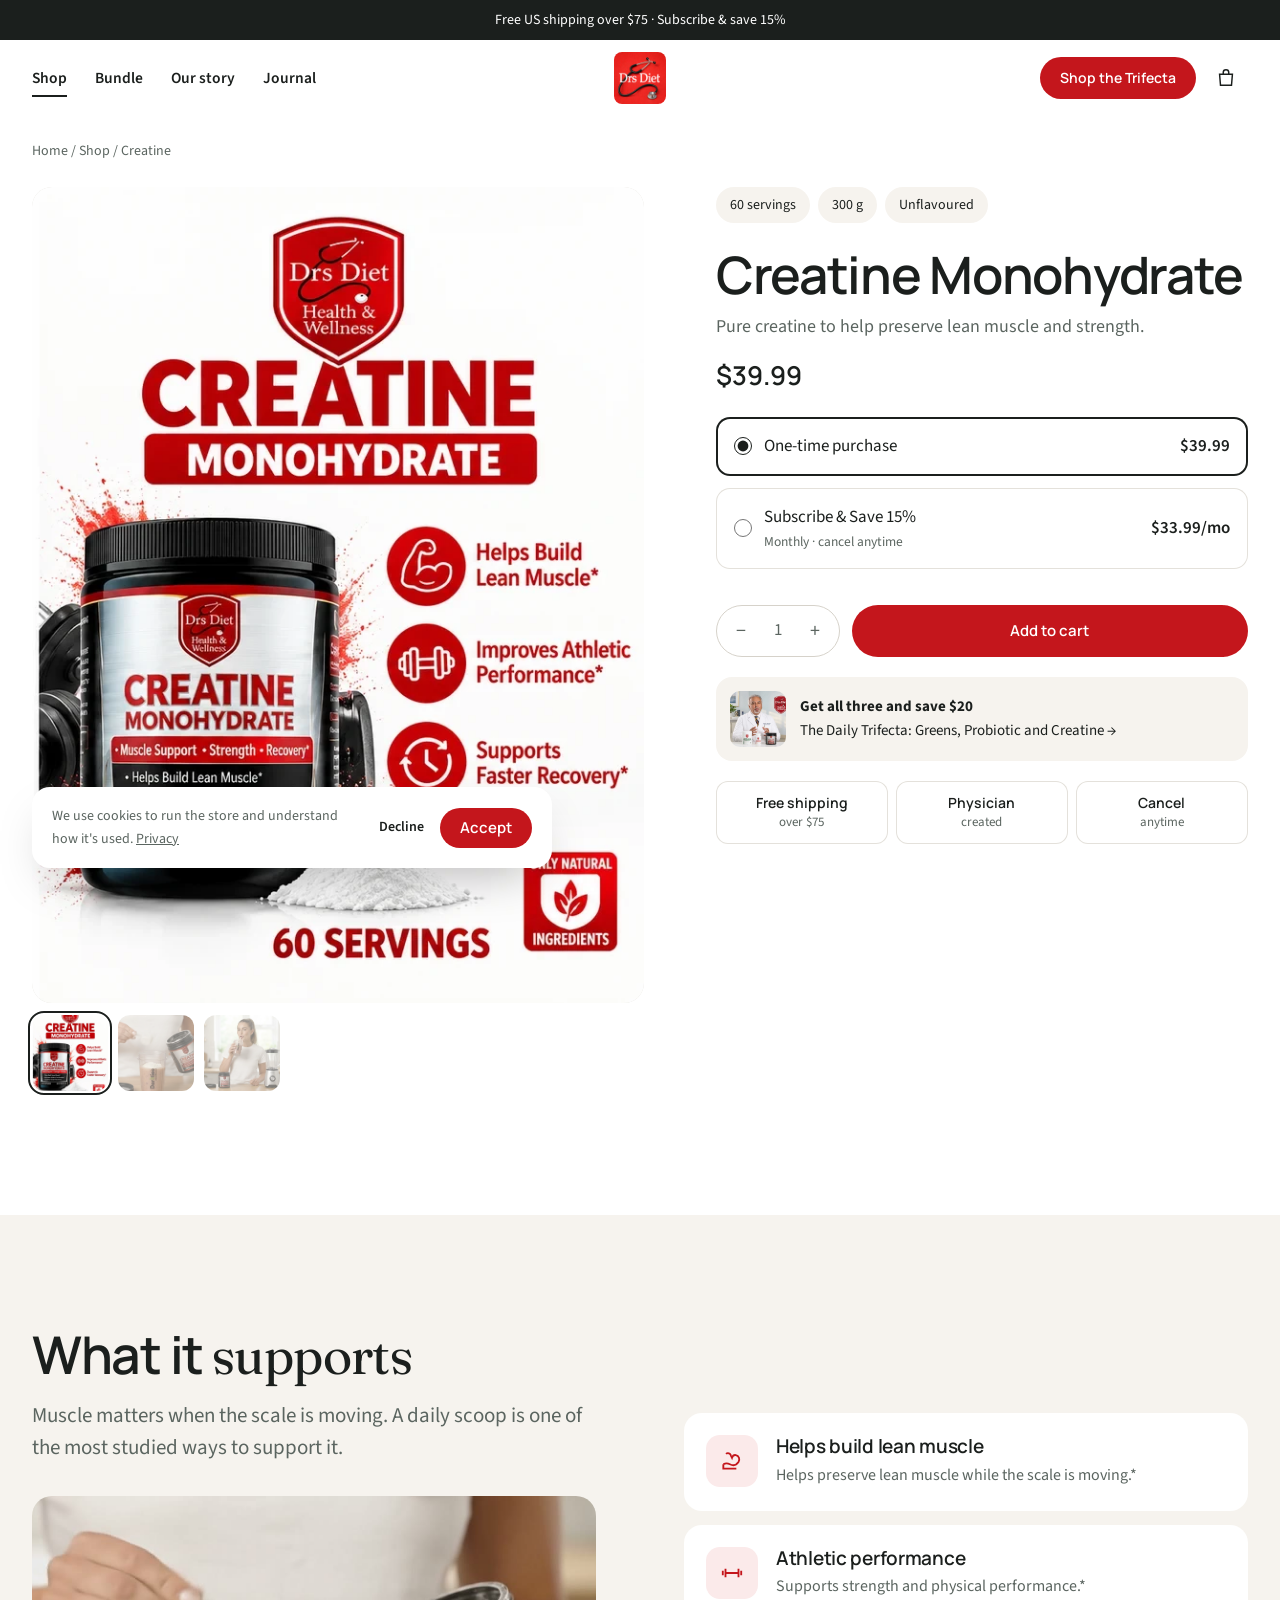
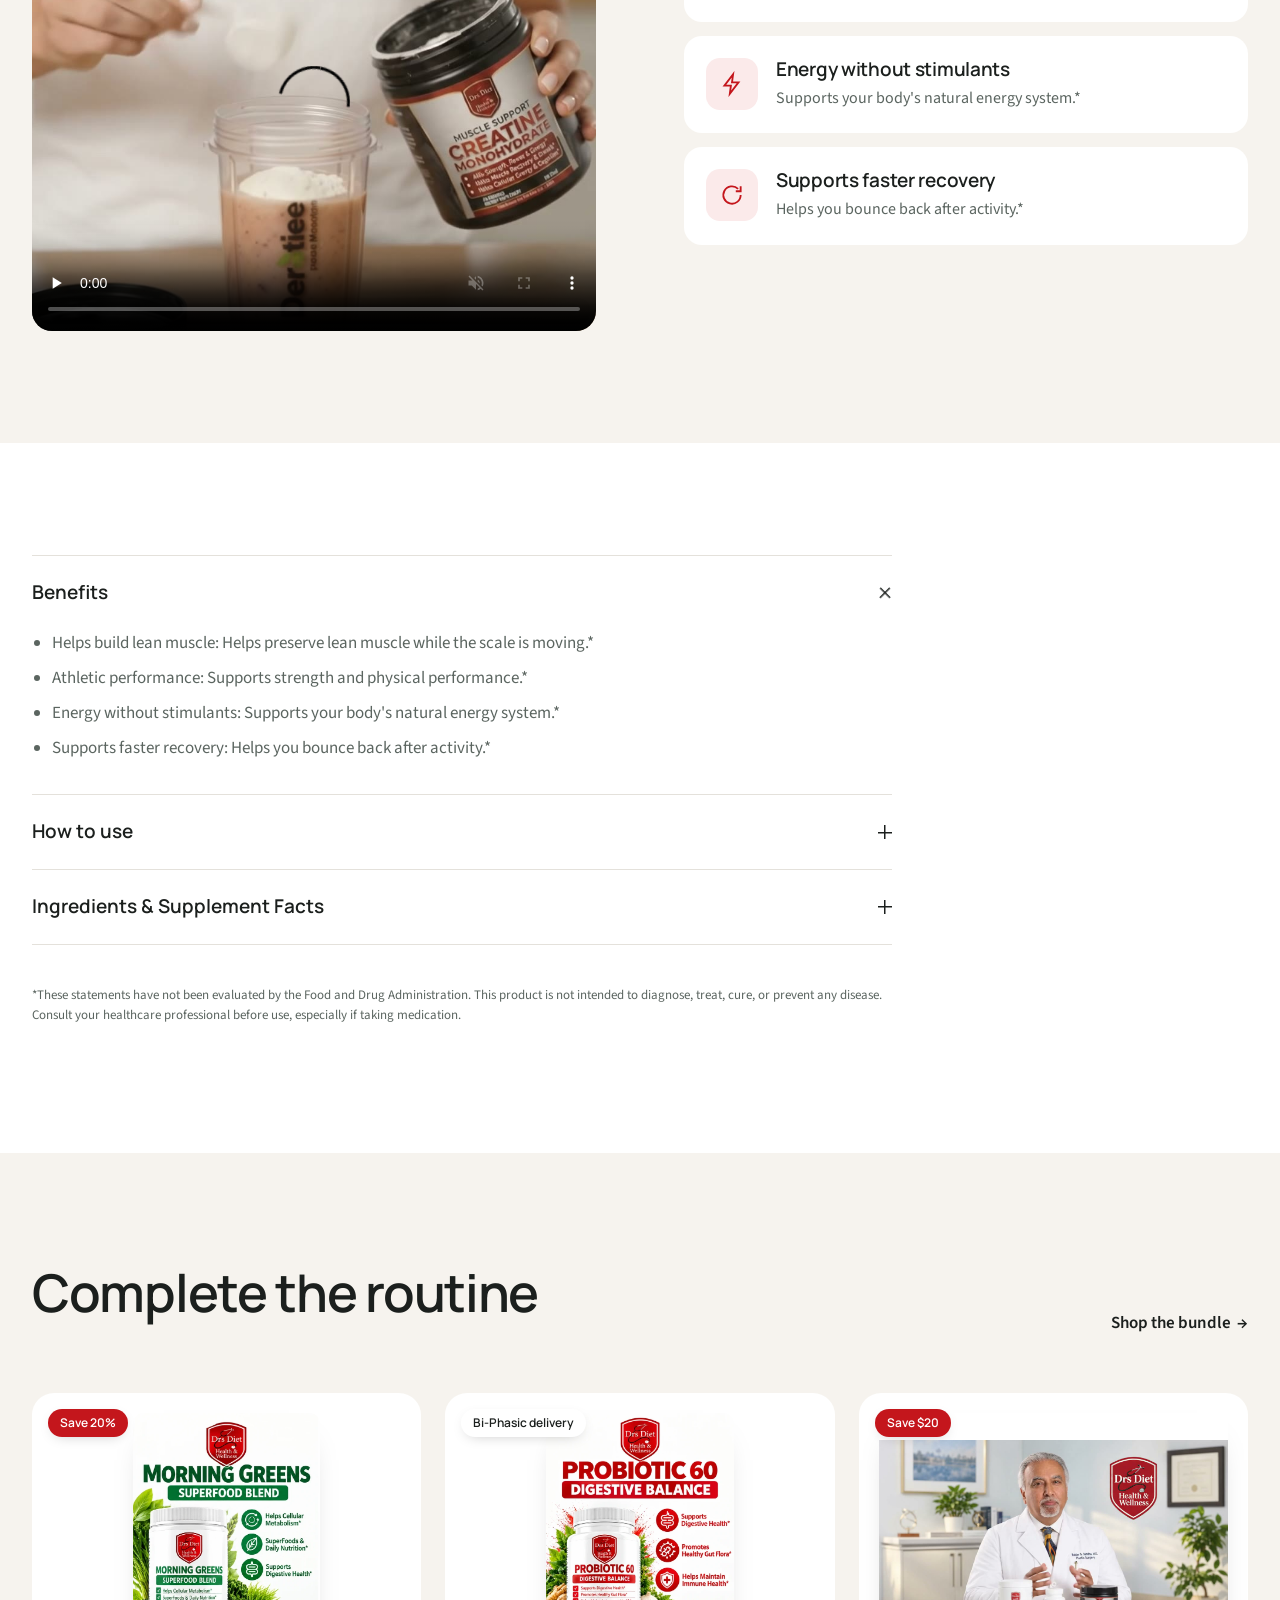
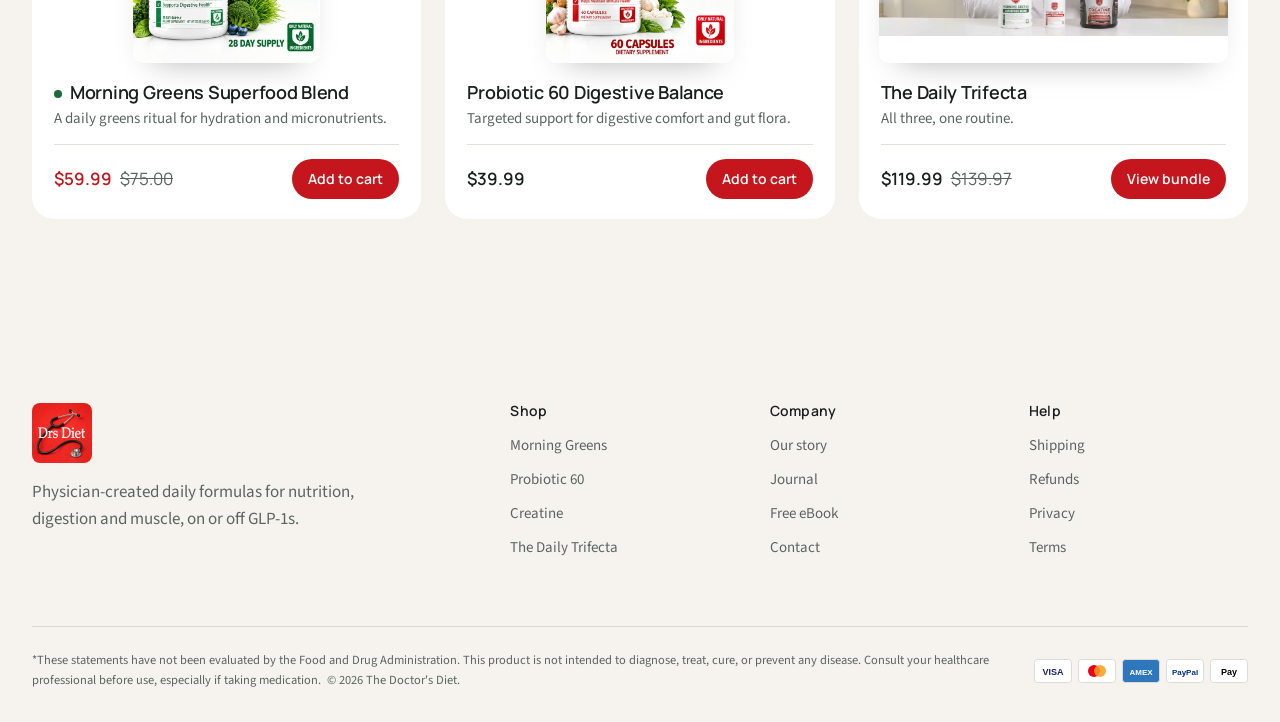
<file: product-creatine.html>
<!doctype html>
<html lang="en">
<head>
<meta charset="utf-8">
<meta name="viewport" content="width=device-width, initial-scale=1">
<title>Creatine Monohydrate | The Doctor's Diet</title>
<meta name="description" content="Pure creatine to help preserve lean muscle and strength.">
<link rel="icon" href="assets/logo.png">
<script>document.documentElement.classList.add("js")</script>
<link rel="preconnect" href="https://fonts.googleapis.com">
<link rel="preconnect" href="https://fonts.gstatic.com" crossorigin>
<link rel="stylesheet" href="https://fonts.googleapis.com/css2?family=Fraunces:opsz,wght@9..144,400&family=Manrope:wght@500;600;700&family=Source+Sans+3:wght@400;600&display=swap">
<link rel="stylesheet" href="css/styles.css?v=14">
</head>
<body>
<div class="announce">Free US shipping over $75 · Subscribe &amp; save 15%</div>
<header class="site-header">
  <div class="container">
    <div class="header-left">
      <button class="icon-btn menu-toggle" type="button" aria-expanded="false" aria-controls="mobile-nav" aria-label="Menu"><svg viewBox="0 0 24 24" fill="none" stroke="currentColor" stroke-width="1.6" aria-hidden="true"><path d="M4 8h16M4 16h16"/></svg></button>
      <nav class="nav" aria-label="Main"><a href="index.html#shop" aria-current="page">Shop</a><a href="bundle.html">Bundle</a><a href="about.html">Our story</a><a href="blog.html">Journal</a></nav>
    </div>
    <a class="logo" href="index.html" aria-label="The Doctor's Diet home"><img src="assets/logo.png" alt="Drs Diet logo" width="52" height="52"></a>
    <div class="header-icons">
      <a class="btn header-cta" href="bundle.html">Shop the Trifecta</a>
      <a class="icon-btn" href="#cart" data-open-cart aria-label="Open cart"><svg viewBox="0 0 24 24" fill="none" stroke="currentColor" stroke-width="1.6" aria-hidden="true"><path d="M5 8h14l-1 12H6L5 8Z"/><path d="M9 8V6a3 3 0 0 1 6 0v2"/></svg><span class="cart-count" data-n="0">0</span></a>
    </div>
  </div>
  <nav class="mobile-nav" id="mobile-nav" aria-label="Mobile"><div><a href="index.html#shop" aria-current="page">Shop</a><a href="bundle.html">Bundle</a><a href="about.html">Our story</a><a href="blog.html">Journal</a><a href="contact.html">Contact</a></div></nav>
</header>
<main id="main">

<div class="container"><nav class="breadcrumb" aria-label="Breadcrumb"><a href="index.html">Home</a> / <a href="index.html#shop">Shop</a> / Creatine</nav></div>
<section class="container pdp" data-shopify="main-product">
  <div class="pdp-media">
    <div class="gallery-main"><img src="assets/product-creatine.webp" alt="Creatine Monohydrate" width="640" height="853"></div>
    <div class="thumbs"><button type="button" aria-current="true" data-src="assets/product-creatine.webp" data-alt="Creatine Monohydrate" aria-label="Image 1"><img src="assets/product-creatine.webp" alt="" width="76" height="76" loading="lazy"></button><button type="button" aria-current="false" data-src="assets/poster-creatine.jpg" data-alt="Creatine in use" aria-label="Image 2"><img src="assets/poster-creatine.jpg" alt="" width="76" height="76" loading="lazy"></button><button type="button" aria-current="false" data-src="assets/life-creatine.jpg" data-alt="Creatine lifestyle" aria-label="Image 3"><img src="assets/life-creatine.jpg" alt="" width="76" height="76" loading="lazy"></button></div>
  </div>
  <div class="pdp-info" data-product-scope="creatine">
    <ul class="chips"><li>60 servings</li><li>300 g</li><li>Unflavoured</li></ul>
    <h1>Creatine Monohydrate</h1>
    <p class="lead" style="font-size:18px">Pure creatine to help preserve lean muscle and strength.</p>
    <div class="price"><span data-live-price>$39.99</span></div>
    <fieldset class="toggle">
  <legend class="sr">Purchase option</legend>
  <label><input type="radio" name="buy-creatine" value="once" checked><span>One-time purchase</span><span class="opt-price">$39.99</span></label>
  <label><input type="radio" name="buy-creatine" value="sub"><span>Subscribe &amp; Save 15%<small>Monthly · cancel anytime</small></span><span class="opt-price">$33.99/mo</span></label>
</fieldset>
<p class="bonus">Delivered monthly. Skip or cancel anytime.</p>
    <div class="buy-row">
      <div class="qty"><button type="button" data-step="-1" aria-label="Decrease quantity">−</button><input class="pdp-qty" type="number" value="1" min="1" aria-label="Quantity"><button type="button" data-step="1" aria-label="Increase quantity">+</button></div>
      <button class="btn" type="button" data-add="creatine">Add to cart</button>
    </div>
    <a class="upsell" href="bundle.html"><img src="assets/bundle-lifestyle.jpg" alt="" width="56" height="56" loading="lazy"><span><strong>Get all three and save $20</strong>The Daily Trifecta: Greens, Probiotic and Creatine →</span></a>
    <ul class="assure"><li><strong>Free shipping</strong>over $75</li><li><strong>Physician</strong>created</li><li><strong>Cancel</strong>anytime</li></ul>
  </div>
</section>

<section class="section section--cream" data-shopify="custom: product-benefits">
  <div class="container split">
    <div data-reveal><h2>What it <em class="serif">supports</em></h2><p class="lead">Muscle matters when the scale is moving. A daily scoop is one of the most studied ways to support it.</p>
      <div class="media-frame" style="margin-top:32px"><video controls muted playsinline preload="none" poster="assets/poster-creatine.jpg" data-src="assets/video-creatine.mp4" width="1280" height="720" aria-label="Video: how to use Creatine"></video></div></div>
    <div data-reveal style="--d:.1s"><ul class="benefit-list"><li><span class="ic"><svg viewBox="0 0 24 24" fill="none" stroke="currentColor" stroke-width="1.7" aria-hidden="true"><path d="M4 15c2-1 4-1 6 0 3 1.5 6 1 8-2 1.5-2.5.5-6-2.5-6.5-2-.3-3 1-3.5 2.5L11 7c-.5-2-3-3-4.5-1.5"/><path d="M4 15v4h12"/></svg></span><div><h3>Helps build lean muscle</h3><p>Helps preserve lean muscle while the scale is moving.*</p></div></li><li><span class="ic"><svg viewBox="0 0 24 24" fill="none" stroke="currentColor" stroke-width="1.7" aria-hidden="true"><path d="M6 8v8M3.5 10v4M18 8v8M20.5 10v4M6 12h12"/></svg></span><div><h3>Athletic performance</h3><p>Supports strength and physical performance.*</p></div></li><li><span class="ic"><svg viewBox="0 0 24 24" fill="none" stroke="currentColor" stroke-width="1.7" aria-hidden="true"><path d="M13 3 5 13.5h6L10 21l8-10.5h-6L13 3Z"/></svg></span><div><h3>Energy without stimulants</h3><p>Supports your body's natural energy system.*</p></div></li><li><span class="ic"><svg viewBox="0 0 24 24" fill="none" stroke="currentColor" stroke-width="1.7" aria-hidden="true"><path d="M20 12a8 8 0 1 1-2.4-5.7"/><path d="M20 4v4.5h-4.5"/></svg></span><div><h3>Supports faster recovery</h3><p>Helps you bounce back after activity.*</p></div></li></ul></div>
  </div>
</section>

<section class="section" data-shopify="collapsible-content">
  <div class="container">
    <div class="accordions">
      <details open><summary>Benefits</summary><div><ul><li>Helps build lean muscle: Helps preserve lean muscle while the scale is moving.*</li><li>Athletic performance: Supports strength and physical performance.*</li><li>Energy without stimulants: Supports your body's natural energy system.*</li><li>Supports faster recovery: Helps you bounce back after activity.*</li></ul></div></details>
      <details><summary>How to use</summary><div><p>Mix 3–5 g (about one scoop) into a midday shake or glass of water, every day. Consistency matters more than timing.</p><p>Part of the Daily Trifecta routine: <a class="link" href="bundle.html">see the full routine <span class="arr" aria-hidden="true">→</span></a></p></div></details>
      <details><summary>Ingredients &amp; Supplement Facts</summary><div><p>[Supplement Facts panel and full ingredient list to be supplied by the client.]</p></div></details>
    </div>
    <p class="disclaimer">*These statements have not been evaluated by the Food and Drug Administration. This product is not intended to diagnose, treat, cure, or prevent any disease. Consult your healthcare professional before use, especially if taking medication.</p>
  </div>
</section>

<section class="section section--cream" data-shopify="related-products">
  <div class="container">
    <div class="head-row"><div class="section-head" data-reveal><h2>Complete the routine</h2></div><a class="link" href="bundle.html" data-reveal>Shop the bundle <span class="arr" aria-hidden="true">→</span></a></div>
    <div class="grid-3"><article class="card" data-reveal style="--d:0s">
  <a class="card-media" href="product-morning-greens.html"><span class="tag tag--red">Save 20%</span><img src="assets/product-morning-greens.webp" alt="Morning Greens Superfood Blend" width="640" height="853" loading="lazy"></a>
  <div class="card-body">
    <h3><span class="dot" aria-hidden="true"></span><a href="product-morning-greens.html">Morning Greens Superfood Blend</a></h3>
    <p>A daily greens ritual for hydration and micronutrients.</p>
    <div class="card-foot"><div class="price"><span class="sale">$59.99</span><s>$75.00</s></div><button class="btn btn--sm" type="button" data-add="morning-greens">Add to cart</button></div>
  </div>
</article><article class="card" data-reveal style="--d:0.1s">
  <a class="card-media" href="product-probiotic.html"><span class="tag">Bi-Phasic delivery</span><img src="assets/product-probiotic.webp" alt="Probiotic 60 Digestive Balance" width="640" height="853" loading="lazy"></a>
  <div class="card-body">
    <h3><a href="product-probiotic.html">Probiotic 60 Digestive Balance</a></h3>
    <p>Targeted support for digestive comfort and gut flora.</p>
    <div class="card-foot"><div class="price"><span>$39.99</span></div><button class="btn btn--sm" type="button" data-add="probiotic">Add to cart</button></div>
  </div>
</article>
      <article class="card" data-reveal style="--d:.2s"><a class="card-media" href="bundle.html"><span class="tag tag--red">Save $20</span><img src="assets/bundle-lifestyle.jpg" alt="The Daily Trifecta bundle" width="1280" height="720" loading="lazy"></a>
      <div class="card-body"><h3><a href="bundle.html">The Daily Trifecta</a></h3><p>All three, one routine.</p>
      <div class="card-foot"><div class="price">$119.99<s>$139.97</s></div><a class="btn btn--sm" href="bundle.html">View bundle</a></div></div></article>
    </div>
  </div>
</section>

</main>
<footer class="site-footer" data-shopify="footer">
  <div class="container">
    <div class="footer-grid">
      <div class="footer-brand"><a href="index.html" aria-label="Home"><img src="assets/logo.png" alt="Drs Diet logo" width="60" height="60" loading="lazy"></a>
        <p>Physician-created daily formulas for nutrition, digestion and muscle, on or off GLP-1s.</p></div>
      <div><h4>Shop</h4><ul>
        <li><a href="product-morning-greens.html">Morning Greens</a></li>
        <li><a href="product-probiotic.html">Probiotic 60</a></li>
        <li><a href="product-creatine.html">Creatine</a></li>
        <li><a href="bundle.html">The Daily Trifecta</a></li></ul></div>
      <div><h4>Company</h4><ul>
        <li><a href="about.html">Our story</a></li>
        <li><a href="blog.html">Journal</a></li>
        <li><a href="ebook.html">Free eBook</a></li>
        <li><a href="contact.html">Contact</a></li></ul></div>
      <div><h4>Help</h4><ul>
        <li><a href="shipping.html">Shipping</a></li>
        <li><a href="refunds.html">Refunds</a></li>
        <li><a href="privacy.html">Privacy</a></li>
        <li><a href="terms.html">Terms</a></li></ul></div>
    </div>
    <div class="footer-base">
      <p>*These statements have not been evaluated by the Food and Drug Administration. This product is not intended to diagnose, treat, cure, or prevent any disease. Consult your healthcare professional before use, especially if taking medication. &nbsp;© 2026 The Doctor's Diet.</p>
      <div class="pay"><svg viewBox="0 0 38 24" role="img" aria-label="VISA"><rect x=".5" y=".5" width="37" height="23" rx="3" fill="#fff" stroke="#d9dcd9"/><text x="19" y="15.5" text-anchor="middle" font-family="Arial,sans-serif" font-weight="700" font-size="9" fill="#1a1f71">VISA</text></svg><svg viewBox="0 0 38 24" role="img" aria-label="Mastercard"><rect x=".5" y=".5" width="37" height="23" rx="3" fill="#fff" stroke="#d9dcd9"/><circle cx="16" cy="12" r="6" fill="#eb001b"/><circle cx="22" cy="12" r="6" fill="#f79e1b" fill-opacity=".85"/></svg><svg viewBox="0 0 38 24" role="img" aria-label="AMEX"><rect x=".5" y=".5" width="37" height="23" rx="3" fill="#2e77bc" stroke="#d9dcd9"/><text x="19" y="15.5" text-anchor="middle" font-family="Arial,sans-serif" font-weight="700" font-size="8" fill="#fff">AMEX</text></svg><svg viewBox="0 0 38 24" role="img" aria-label="PayPal"><rect x=".5" y=".5" width="37" height="23" rx="3" fill="#fff" stroke="#d9dcd9"/><text x="19" y="15.5" text-anchor="middle" font-family="Arial,sans-serif" font-weight="700" font-size="8" fill="#003087">PayPal</text></svg><svg viewBox="0 0 38 24" role="img" aria-label="Pay"><rect x=".5" y=".5" width="37" height="23" rx="3" fill="#fff" stroke="#d9dcd9"/><text x="19" y="15.5" text-anchor="middle" font-family="Arial,sans-serif" font-weight="700" font-size="9" fill="#000">Pay</text></svg></div>
    </div>
  </div>
</footer>
<div class="overlay" id="cart-overlay" data-close-cart></div>
<aside class="drawer" id="cart" aria-label="Cart" aria-hidden="true">
  <div class="drawer-head"><h2>Your cart</h2><button class="icon-btn" type="button" data-close-cart aria-label="Close cart"><svg viewBox="0 0 24 24" fill="none" stroke="currentColor" stroke-width="1.6" aria-hidden="true"><path d="M6 6l12 12M18 6 6 18"/></svg></button></div>
  <div class="ship"><span id="ship-msg">Free shipping on orders over $75.</span><div class="bar"><span id="ship-bar" style="width:0"></span></div></div>
  <div class="drawer-items" id="cart-items"></div>
  <a class="drawer-upsell" id="cart-upsell" href="bundle.html"><img src="assets/bundle-lifestyle.jpg" alt="" width="48" height="48" loading="lazy"><span>Get all three in <strong>The Daily Trifecta</strong> and save $20 →</span></a>
  <div class="drawer-foot">
    <div class="subtotal"><span>Subtotal</span><span id="cart-subtotal">$0.00</span></div>
    <p class="small">Taxes and shipping calculated at checkout.</p>
    <button class="btn btn--block" id="checkout" type="button">Checkout</button>
  </div>
</aside>
<div class="cookie" id="cookie" role="region" aria-label="Cookie consent">
  <p>We use cookies to run the store and understand how it's used. <a href="privacy.html">Privacy</a></p>
  <div class="cookie-actions"><button class="link" type="button" data-cookie="declined">Decline</button><button class="btn" type="button" data-cookie="accepted">Accept</button></div>
</div>
<div class="sticky-buy"><span class="price" data-live-price>$39.99</span><button class="btn" type="button" onclick="document.querySelector('.pdp-info .buy-row .btn').click()">Add to cart</button></div>
<script src="js/main.js?v=2"></script>
</body>
</html>
</file>
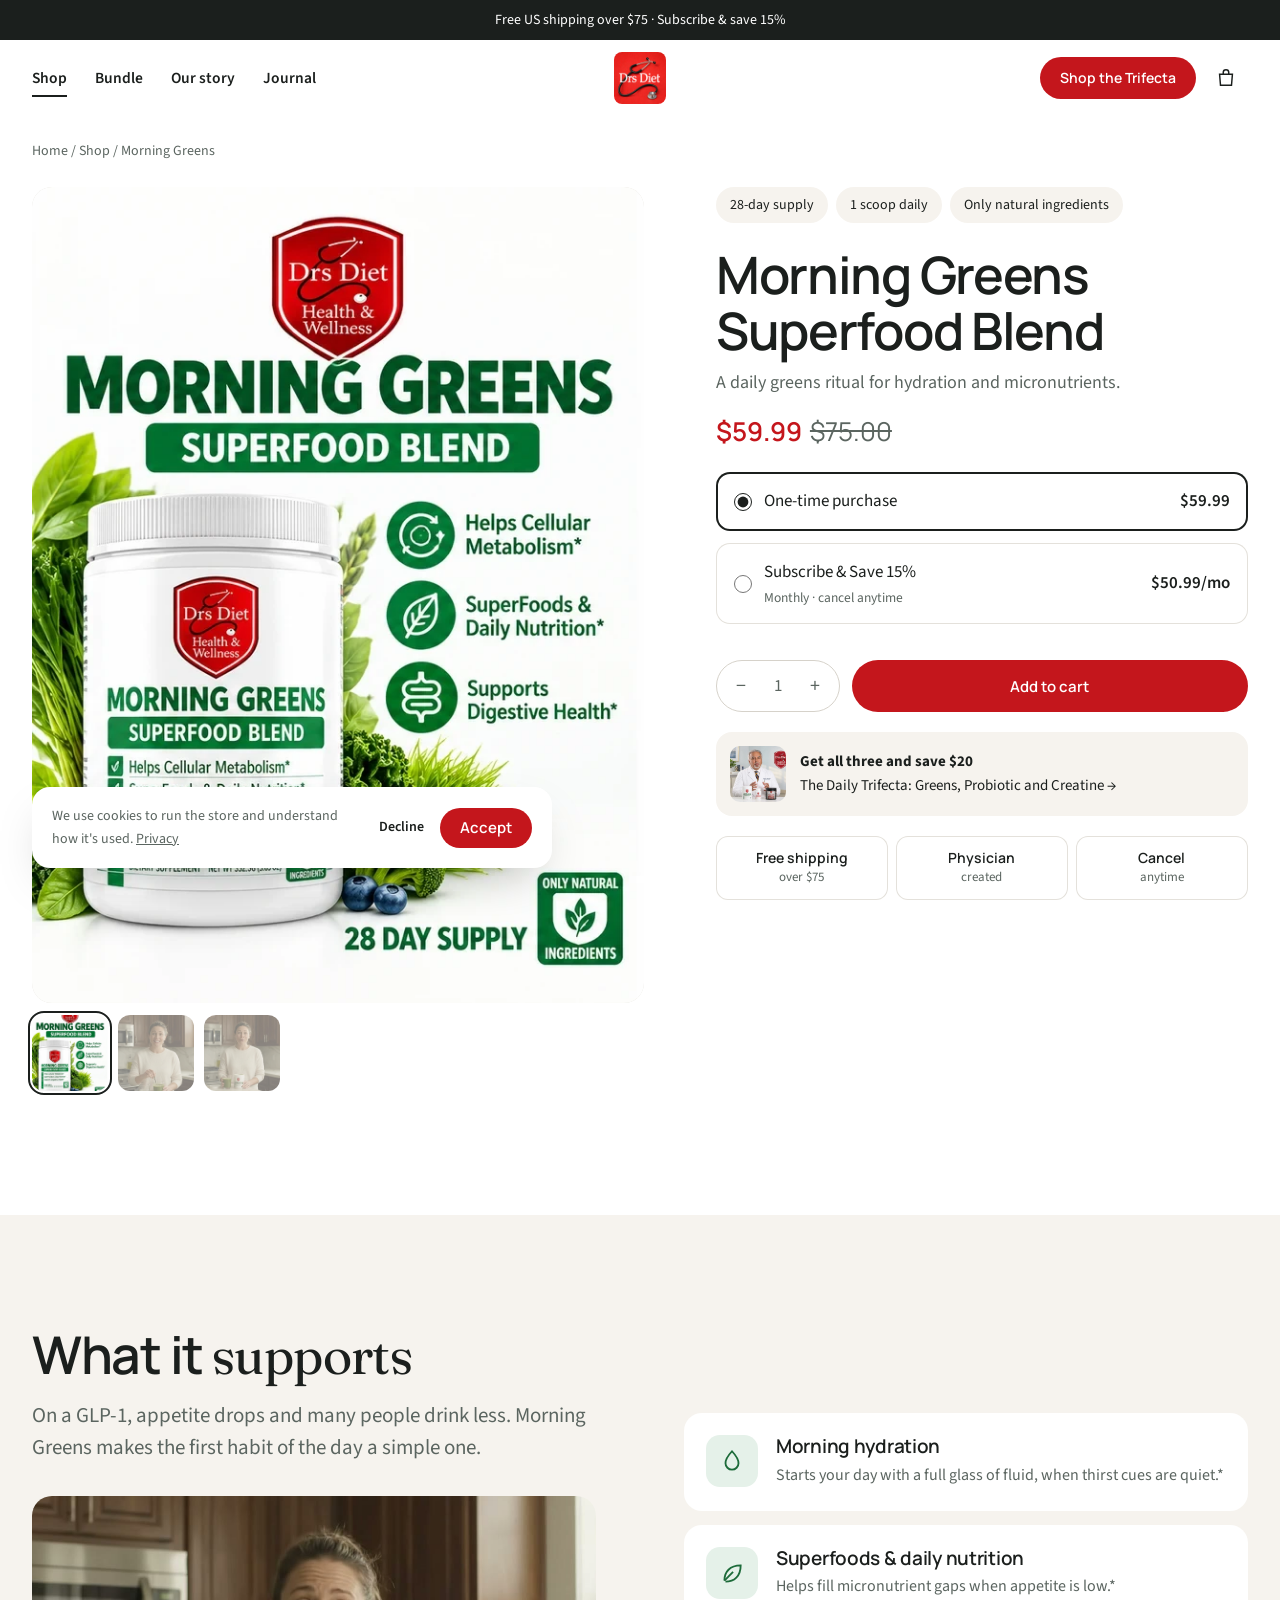
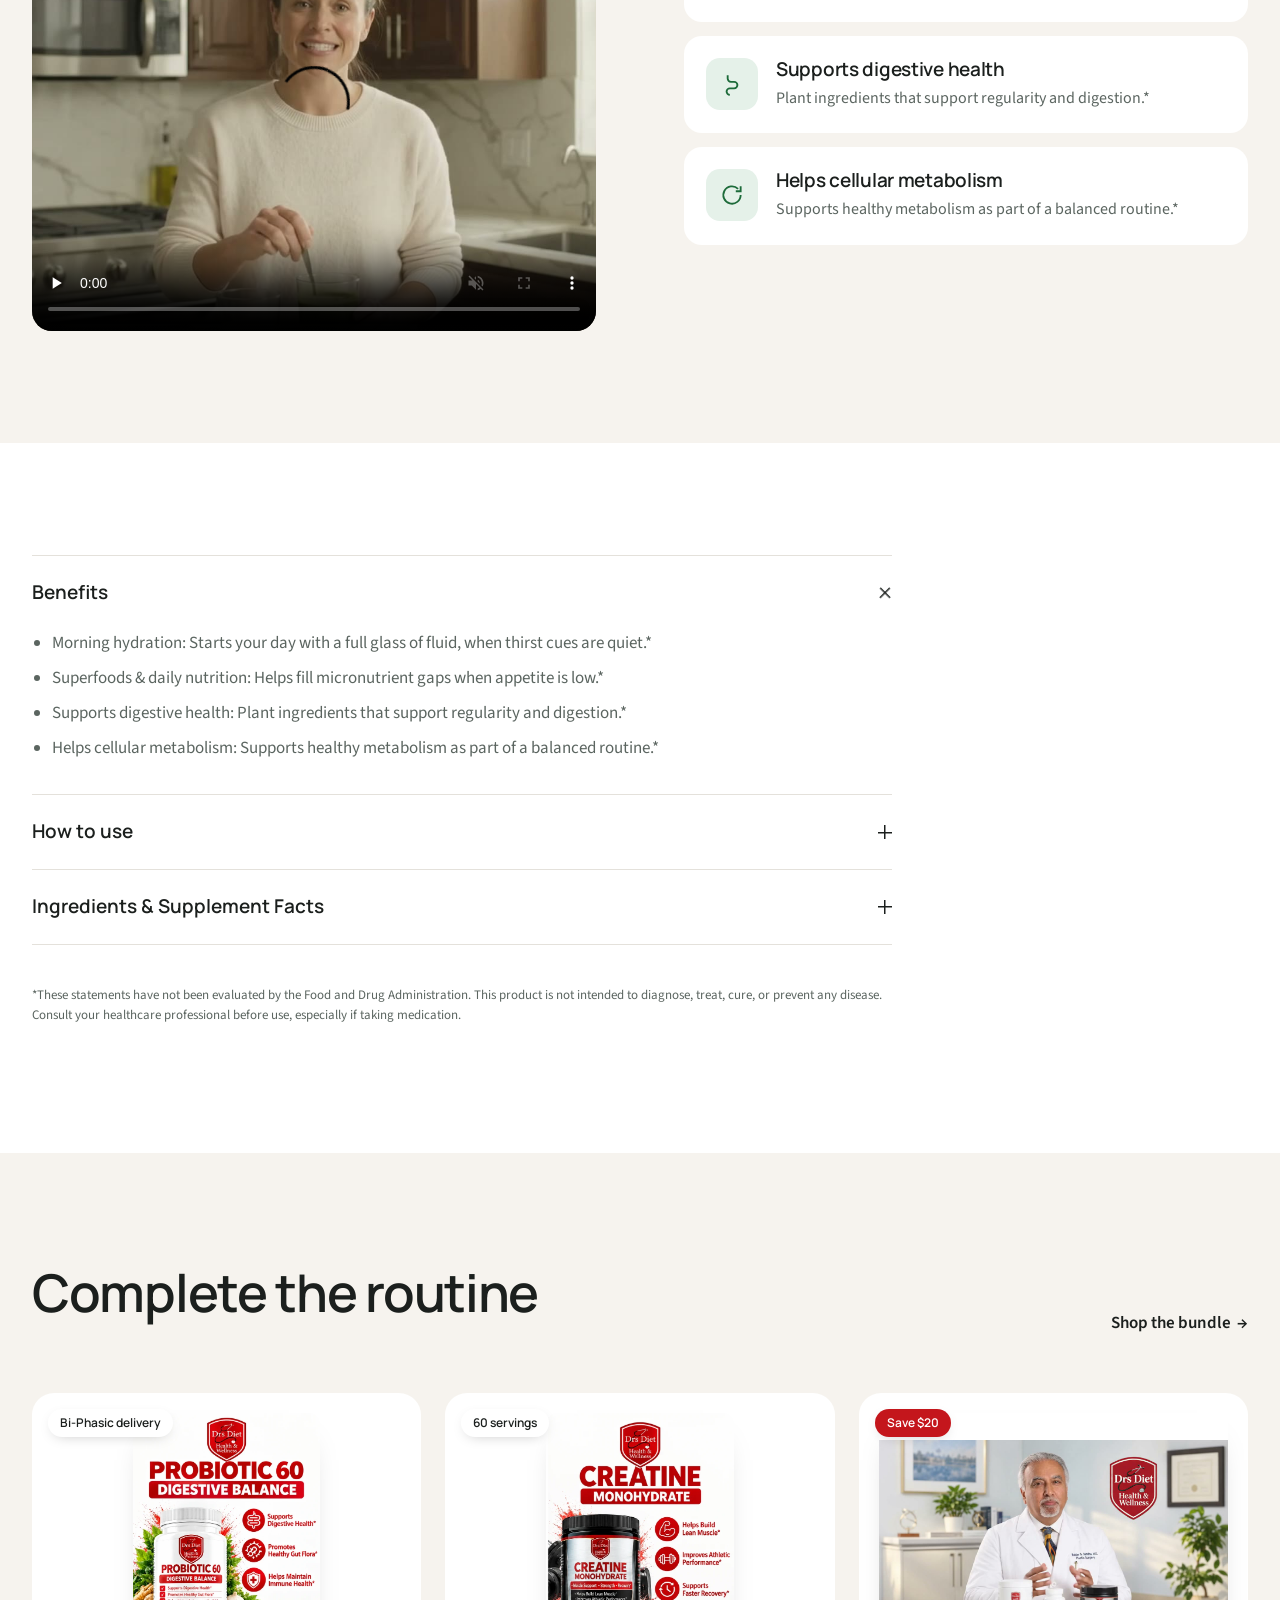
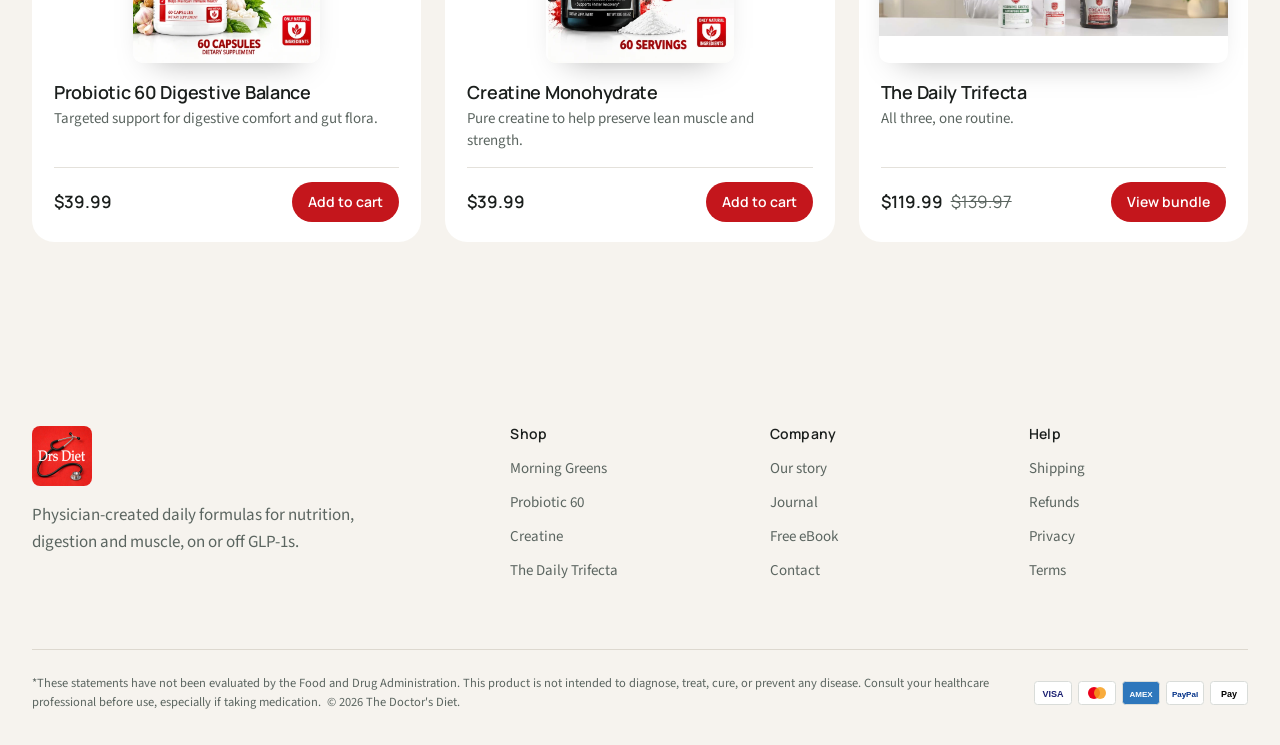
<file: product-morning-greens.html>
<!doctype html>
<html lang="en">
<head>
<meta charset="utf-8">
<meta name="viewport" content="width=device-width, initial-scale=1">
<title>Morning Greens Superfood Blend | The Doctor's Diet</title>
<meta name="description" content="A daily greens ritual for hydration and micronutrients.">
<link rel="icon" href="assets/logo.png">
<script>document.documentElement.classList.add("js")</script>
<link rel="preconnect" href="https://fonts.googleapis.com">
<link rel="preconnect" href="https://fonts.gstatic.com" crossorigin>
<link rel="stylesheet" href="https://fonts.googleapis.com/css2?family=Fraunces:opsz,wght@9..144,400&family=Manrope:wght@500;600;700&family=Source+Sans+3:wght@400;600&display=swap">
<link rel="stylesheet" href="css/styles.css?v=14">
</head>
<body>
<div class="announce">Free US shipping over $75 · Subscribe &amp; save 15%</div>
<header class="site-header">
  <div class="container">
    <div class="header-left">
      <button class="icon-btn menu-toggle" type="button" aria-expanded="false" aria-controls="mobile-nav" aria-label="Menu"><svg viewBox="0 0 24 24" fill="none" stroke="currentColor" stroke-width="1.6" aria-hidden="true"><path d="M4 8h16M4 16h16"/></svg></button>
      <nav class="nav" aria-label="Main"><a href="index.html#shop" aria-current="page">Shop</a><a href="bundle.html">Bundle</a><a href="about.html">Our story</a><a href="blog.html">Journal</a></nav>
    </div>
    <a class="logo" href="index.html" aria-label="The Doctor's Diet home"><img src="assets/logo.png" alt="Drs Diet logo" width="52" height="52"></a>
    <div class="header-icons">
      <a class="btn header-cta" href="bundle.html">Shop the Trifecta</a>
      <a class="icon-btn" href="#cart" data-open-cart aria-label="Open cart"><svg viewBox="0 0 24 24" fill="none" stroke="currentColor" stroke-width="1.6" aria-hidden="true"><path d="M5 8h14l-1 12H6L5 8Z"/><path d="M9 8V6a3 3 0 0 1 6 0v2"/></svg><span class="cart-count" data-n="0">0</span></a>
    </div>
  </div>
  <nav class="mobile-nav" id="mobile-nav" aria-label="Mobile"><div><a href="index.html#shop" aria-current="page">Shop</a><a href="bundle.html">Bundle</a><a href="about.html">Our story</a><a href="blog.html">Journal</a><a href="contact.html">Contact</a></div></nav>
</header>
<main id="main">

<div class="container"><nav class="breadcrumb" aria-label="Breadcrumb"><a href="index.html">Home</a> / <a href="index.html#shop">Shop</a> / Morning Greens</nav></div>
<section class="container pdp" data-shopify="main-product">
  <div class="pdp-media">
    <div class="gallery-main"><img src="assets/product-morning-greens.webp" alt="Morning Greens Superfood Blend" width="640" height="853"></div>
    <div class="thumbs"><button type="button" aria-current="true" data-src="assets/product-morning-greens.webp" data-alt="Morning Greens Superfood Blend" aria-label="Image 1"><img src="assets/product-morning-greens.webp" alt="" width="76" height="76" loading="lazy"></button><button type="button" aria-current="false" data-src="assets/poster-morning-greens.jpg" data-alt="Morning Greens in use" aria-label="Image 2"><img src="assets/poster-morning-greens.jpg" alt="" width="76" height="76" loading="lazy"></button><button type="button" aria-current="false" data-src="assets/hero-bg.jpg" data-alt="Morning Greens lifestyle" aria-label="Image 3"><img src="assets/hero-bg.jpg" alt="" width="76" height="76" loading="lazy"></button></div>
  </div>
  <div class="pdp-info" data-product-scope="morning-greens">
    <ul class="chips"><li>28-day supply</li><li>1 scoop daily</li><li>Only natural ingredients</li></ul>
    <h1>Morning Greens Superfood Blend</h1>
    <p class="lead" style="font-size:18px">A daily greens ritual for hydration and micronutrients.</p>
    <div class="price"><span class="sale" data-live-price>$59.99</span><s>$75.00</s></div>
    <fieldset class="toggle">
  <legend class="sr">Purchase option</legend>
  <label><input type="radio" name="buy-morning-greens" value="once" checked><span>One-time purchase</span><span class="opt-price">$59.99</span></label>
  <label><input type="radio" name="buy-morning-greens" value="sub"><span>Subscribe &amp; Save 15%<small>Monthly · cancel anytime</small></span><span class="opt-price">$50.99/mo</span></label>
</fieldset>
<p class="bonus">Delivered monthly. Skip or cancel anytime.</p>
    <div class="buy-row">
      <div class="qty"><button type="button" data-step="-1" aria-label="Decrease quantity">−</button><input class="pdp-qty" type="number" value="1" min="1" aria-label="Quantity"><button type="button" data-step="1" aria-label="Increase quantity">+</button></div>
      <button class="btn" type="button" data-add="morning-greens">Add to cart</button>
    </div>
    <a class="upsell" href="bundle.html"><img src="assets/bundle-lifestyle.jpg" alt="" width="56" height="56" loading="lazy"><span><strong>Get all three and save $20</strong>The Daily Trifecta: Greens, Probiotic and Creatine →</span></a>
    <ul class="assure"><li><strong>Free shipping</strong>over $75</li><li><strong>Physician</strong>created</li><li><strong>Cancel</strong>anytime</li></ul>
  </div>
</section>

<section class="section section--cream" data-shopify="custom: product-benefits">
  <div class="container split">
    <div data-reveal><h2>What it <em class="serif">supports</em></h2><p class="lead">On a GLP&#8209;1, appetite drops and many people drink less. Morning Greens makes the first habit of the day a simple one.</p>
      <div class="media-frame" style="margin-top:32px"><video controls muted playsinline preload="none" poster="assets/poster-morning-greens.jpg" data-src="assets/video-morning-greens.mp4" width="1280" height="720" aria-label="Video: how to use Morning Greens"></video></div></div>
    <div data-reveal style="--d:.1s" data-theme-green><ul class="benefit-list"><li><span class="ic"><svg viewBox="0 0 24 24" fill="none" stroke="currentColor" stroke-width="1.7" aria-hidden="true"><path d="M12 3s6 6.5 6 11a6 6 0 0 1-12 0c0-4.5 6-11 6-11Z"/></svg></span><div><h3>Morning hydration</h3><p>Starts your day with a full glass of fluid, when thirst cues are quiet.*</p></div></li><li><span class="ic"><svg viewBox="0 0 24 24" fill="none" stroke="currentColor" stroke-width="1.7" aria-hidden="true"><path d="M5 19c0-8 5-14 15-14 0 10-6 15-14 15"/><path d="M5 19 13 11"/></svg></span><div><h3>Superfoods & daily nutrition</h3><p>Helps fill micronutrient gaps when appetite is low.*</p></div></li><li><span class="ic"><svg viewBox="0 0 24 24" fill="none" stroke="currentColor" stroke-width="1.7" aria-hidden="true"><path d="M8 4v3a3 3 0 0 0 3 3h3a3 3 0 0 1 0 6h-4a3 3 0 0 0 0 6"/></svg></span><div><h3>Supports digestive health</h3><p>Plant ingredients that support regularity and digestion.*</p></div></li><li><span class="ic"><svg viewBox="0 0 24 24" fill="none" stroke="currentColor" stroke-width="1.7" aria-hidden="true"><path d="M20 12a8 8 0 1 1-2.4-5.7"/><path d="M20 4v4.5h-4.5"/></svg></span><div><h3>Helps cellular metabolism</h3><p>Supports healthy metabolism as part of a balanced routine.*</p></div></li></ul></div>
  </div>
</section>

<section class="section" data-shopify="collapsible-content">
  <div class="container">
    <div class="accordions">
      <details open><summary>Benefits</summary><div><ul><li>Morning hydration: Starts your day with a full glass of fluid, when thirst cues are quiet.*</li><li>Superfoods & daily nutrition: Helps fill micronutrient gaps when appetite is low.*</li><li>Supports digestive health: Plant ingredients that support regularity and digestion.*</li><li>Helps cellular metabolism: Supports healthy metabolism as part of a balanced routine.*</li></ul></div></details>
      <details><summary>How to use</summary><div><p>Mix 1 scoop into 8 oz of ice-cold water and drink within 30 minutes of waking.</p><p>Part of the Daily Trifecta routine: <a class="link" href="bundle.html">see the full routine <span class="arr" aria-hidden="true">→</span></a></p></div></details>
      <details><summary>Ingredients &amp; Supplement Facts</summary><div><p>[Supplement Facts panel and full ingredient list to be supplied by the client.]</p></div></details>
    </div>
    <p class="disclaimer">*These statements have not been evaluated by the Food and Drug Administration. This product is not intended to diagnose, treat, cure, or prevent any disease. Consult your healthcare professional before use, especially if taking medication.</p>
  </div>
</section>

<section class="section section--cream" data-shopify="related-products">
  <div class="container">
    <div class="head-row"><div class="section-head" data-reveal><h2>Complete the routine</h2></div><a class="link" href="bundle.html" data-reveal>Shop the bundle <span class="arr" aria-hidden="true">→</span></a></div>
    <div class="grid-3"><article class="card" data-reveal style="--d:0s">
  <a class="card-media" href="product-probiotic.html"><span class="tag">Bi-Phasic delivery</span><img src="assets/product-probiotic.webp" alt="Probiotic 60 Digestive Balance" width="640" height="853" loading="lazy"></a>
  <div class="card-body">
    <h3><a href="product-probiotic.html">Probiotic 60 Digestive Balance</a></h3>
    <p>Targeted support for digestive comfort and gut flora.</p>
    <div class="card-foot"><div class="price"><span>$39.99</span></div><button class="btn btn--sm" type="button" data-add="probiotic">Add to cart</button></div>
  </div>
</article><article class="card" data-reveal style="--d:0.1s">
  <a class="card-media" href="product-creatine.html"><span class="tag">60 servings</span><img src="assets/product-creatine.webp" alt="Creatine Monohydrate" width="640" height="853" loading="lazy"></a>
  <div class="card-body">
    <h3><a href="product-creatine.html">Creatine Monohydrate</a></h3>
    <p>Pure creatine to help preserve lean muscle and strength.</p>
    <div class="card-foot"><div class="price"><span>$39.99</span></div><button class="btn btn--sm" type="button" data-add="creatine">Add to cart</button></div>
  </div>
</article>
      <article class="card" data-reveal style="--d:.2s"><a class="card-media" href="bundle.html"><span class="tag tag--red">Save $20</span><img src="assets/bundle-lifestyle.jpg" alt="The Daily Trifecta bundle" width="1280" height="720" loading="lazy"></a>
      <div class="card-body"><h3><a href="bundle.html">The Daily Trifecta</a></h3><p>All three, one routine.</p>
      <div class="card-foot"><div class="price">$119.99<s>$139.97</s></div><a class="btn btn--sm" href="bundle.html">View bundle</a></div></div></article>
    </div>
  </div>
</section>

</main>
<footer class="site-footer" data-shopify="footer">
  <div class="container">
    <div class="footer-grid">
      <div class="footer-brand"><a href="index.html" aria-label="Home"><img src="assets/logo.png" alt="Drs Diet logo" width="60" height="60" loading="lazy"></a>
        <p>Physician-created daily formulas for nutrition, digestion and muscle, on or off GLP-1s.</p></div>
      <div><h4>Shop</h4><ul>
        <li><a href="product-morning-greens.html">Morning Greens</a></li>
        <li><a href="product-probiotic.html">Probiotic 60</a></li>
        <li><a href="product-creatine.html">Creatine</a></li>
        <li><a href="bundle.html">The Daily Trifecta</a></li></ul></div>
      <div><h4>Company</h4><ul>
        <li><a href="about.html">Our story</a></li>
        <li><a href="blog.html">Journal</a></li>
        <li><a href="ebook.html">Free eBook</a></li>
        <li><a href="contact.html">Contact</a></li></ul></div>
      <div><h4>Help</h4><ul>
        <li><a href="shipping.html">Shipping</a></li>
        <li><a href="refunds.html">Refunds</a></li>
        <li><a href="privacy.html">Privacy</a></li>
        <li><a href="terms.html">Terms</a></li></ul></div>
    </div>
    <div class="footer-base">
      <p>*These statements have not been evaluated by the Food and Drug Administration. This product is not intended to diagnose, treat, cure, or prevent any disease. Consult your healthcare professional before use, especially if taking medication. &nbsp;© 2026 The Doctor's Diet.</p>
      <div class="pay"><svg viewBox="0 0 38 24" role="img" aria-label="VISA"><rect x=".5" y=".5" width="37" height="23" rx="3" fill="#fff" stroke="#d9dcd9"/><text x="19" y="15.5" text-anchor="middle" font-family="Arial,sans-serif" font-weight="700" font-size="9" fill="#1a1f71">VISA</text></svg><svg viewBox="0 0 38 24" role="img" aria-label="Mastercard"><rect x=".5" y=".5" width="37" height="23" rx="3" fill="#fff" stroke="#d9dcd9"/><circle cx="16" cy="12" r="6" fill="#eb001b"/><circle cx="22" cy="12" r="6" fill="#f79e1b" fill-opacity=".85"/></svg><svg viewBox="0 0 38 24" role="img" aria-label="AMEX"><rect x=".5" y=".5" width="37" height="23" rx="3" fill="#2e77bc" stroke="#d9dcd9"/><text x="19" y="15.5" text-anchor="middle" font-family="Arial,sans-serif" font-weight="700" font-size="8" fill="#fff">AMEX</text></svg><svg viewBox="0 0 38 24" role="img" aria-label="PayPal"><rect x=".5" y=".5" width="37" height="23" rx="3" fill="#fff" stroke="#d9dcd9"/><text x="19" y="15.5" text-anchor="middle" font-family="Arial,sans-serif" font-weight="700" font-size="8" fill="#003087">PayPal</text></svg><svg viewBox="0 0 38 24" role="img" aria-label="Pay"><rect x=".5" y=".5" width="37" height="23" rx="3" fill="#fff" stroke="#d9dcd9"/><text x="19" y="15.5" text-anchor="middle" font-family="Arial,sans-serif" font-weight="700" font-size="9" fill="#000">Pay</text></svg></div>
    </div>
  </div>
</footer>
<div class="overlay" id="cart-overlay" data-close-cart></div>
<aside class="drawer" id="cart" aria-label="Cart" aria-hidden="true">
  <div class="drawer-head"><h2>Your cart</h2><button class="icon-btn" type="button" data-close-cart aria-label="Close cart"><svg viewBox="0 0 24 24" fill="none" stroke="currentColor" stroke-width="1.6" aria-hidden="true"><path d="M6 6l12 12M18 6 6 18"/></svg></button></div>
  <div class="ship"><span id="ship-msg">Free shipping on orders over $75.</span><div class="bar"><span id="ship-bar" style="width:0"></span></div></div>
  <div class="drawer-items" id="cart-items"></div>
  <a class="drawer-upsell" id="cart-upsell" href="bundle.html"><img src="assets/bundle-lifestyle.jpg" alt="" width="48" height="48" loading="lazy"><span>Get all three in <strong>The Daily Trifecta</strong> and save $20 →</span></a>
  <div class="drawer-foot">
    <div class="subtotal"><span>Subtotal</span><span id="cart-subtotal">$0.00</span></div>
    <p class="small">Taxes and shipping calculated at checkout.</p>
    <button class="btn btn--block" id="checkout" type="button">Checkout</button>
  </div>
</aside>
<div class="cookie" id="cookie" role="region" aria-label="Cookie consent">
  <p>We use cookies to run the store and understand how it's used. <a href="privacy.html">Privacy</a></p>
  <div class="cookie-actions"><button class="link" type="button" data-cookie="declined">Decline</button><button class="btn" type="button" data-cookie="accepted">Accept</button></div>
</div>
<div class="sticky-buy"><span class="price" data-live-price>$59.99</span><button class="btn" type="button" onclick="document.querySelector('.pdp-info .buy-row .btn').click()">Add to cart</button></div>
<script src="js/main.js?v=2"></script>
</body>
</html>
</file>
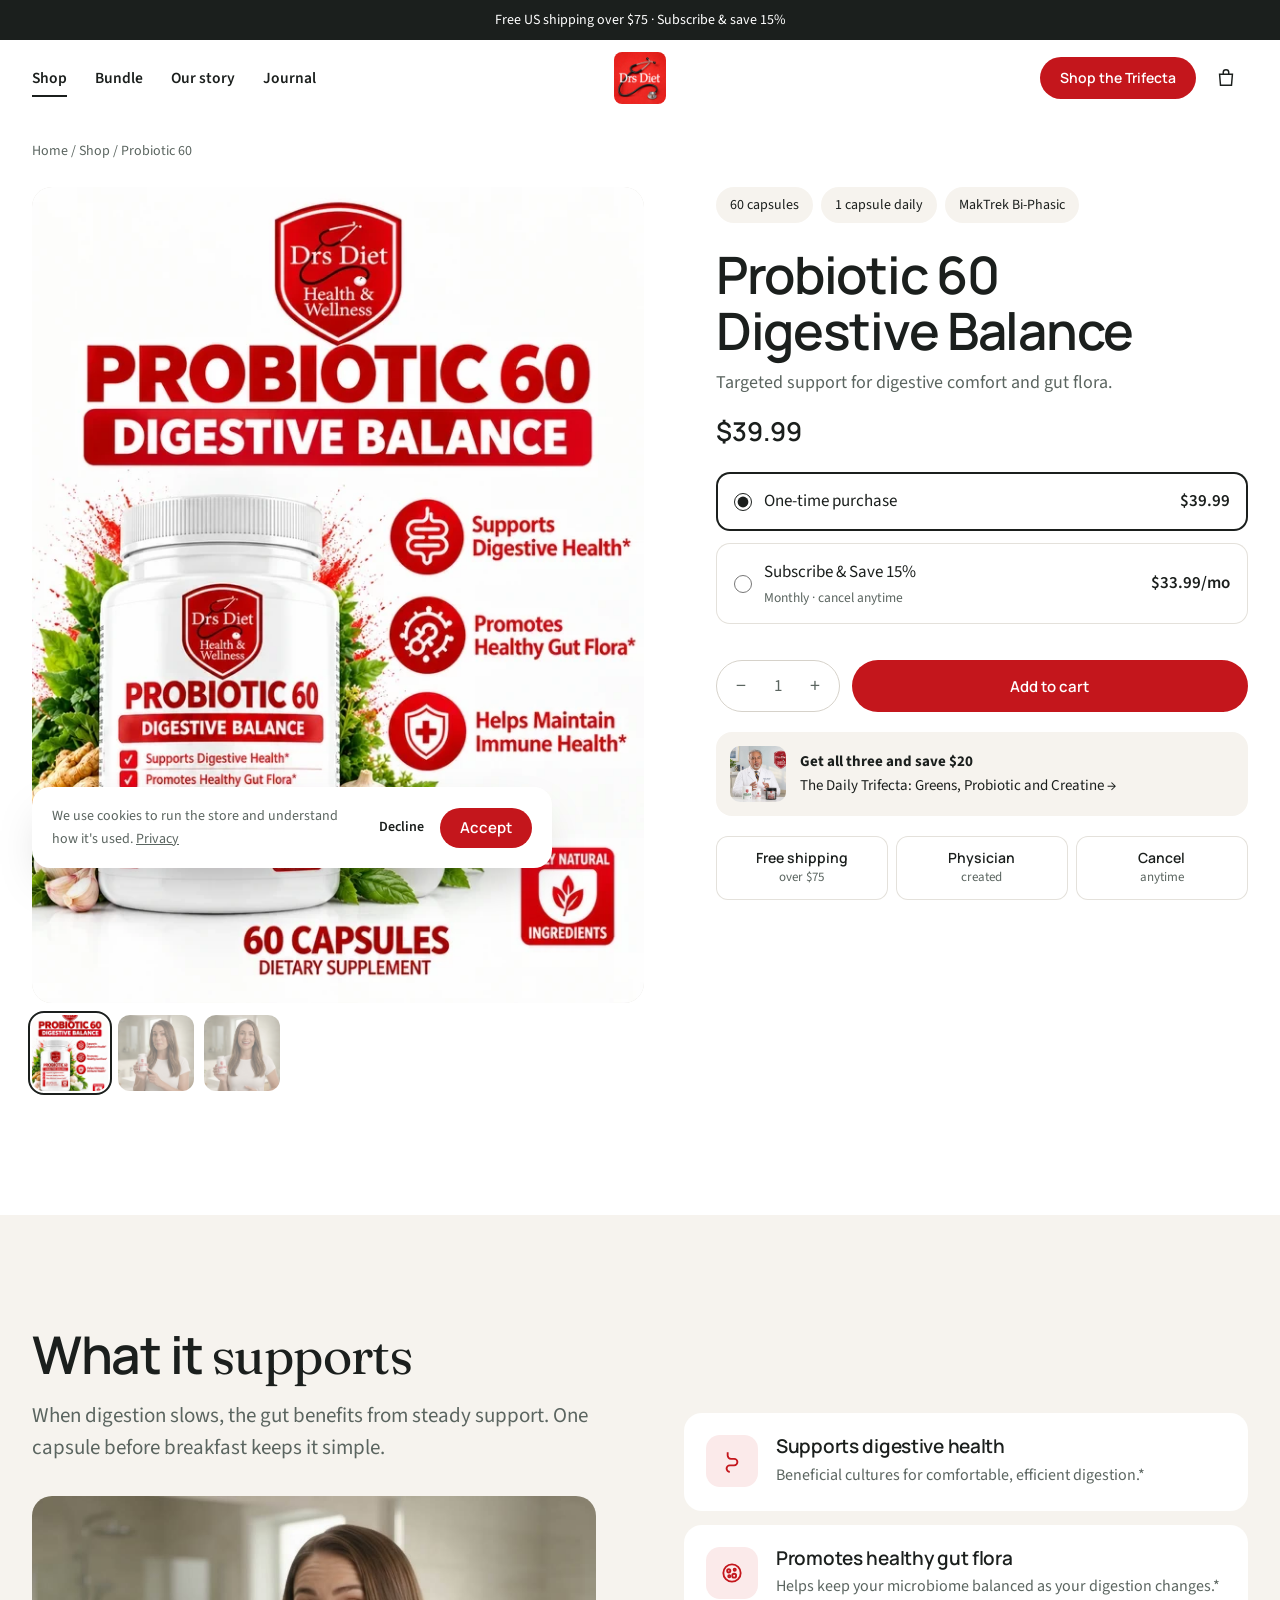
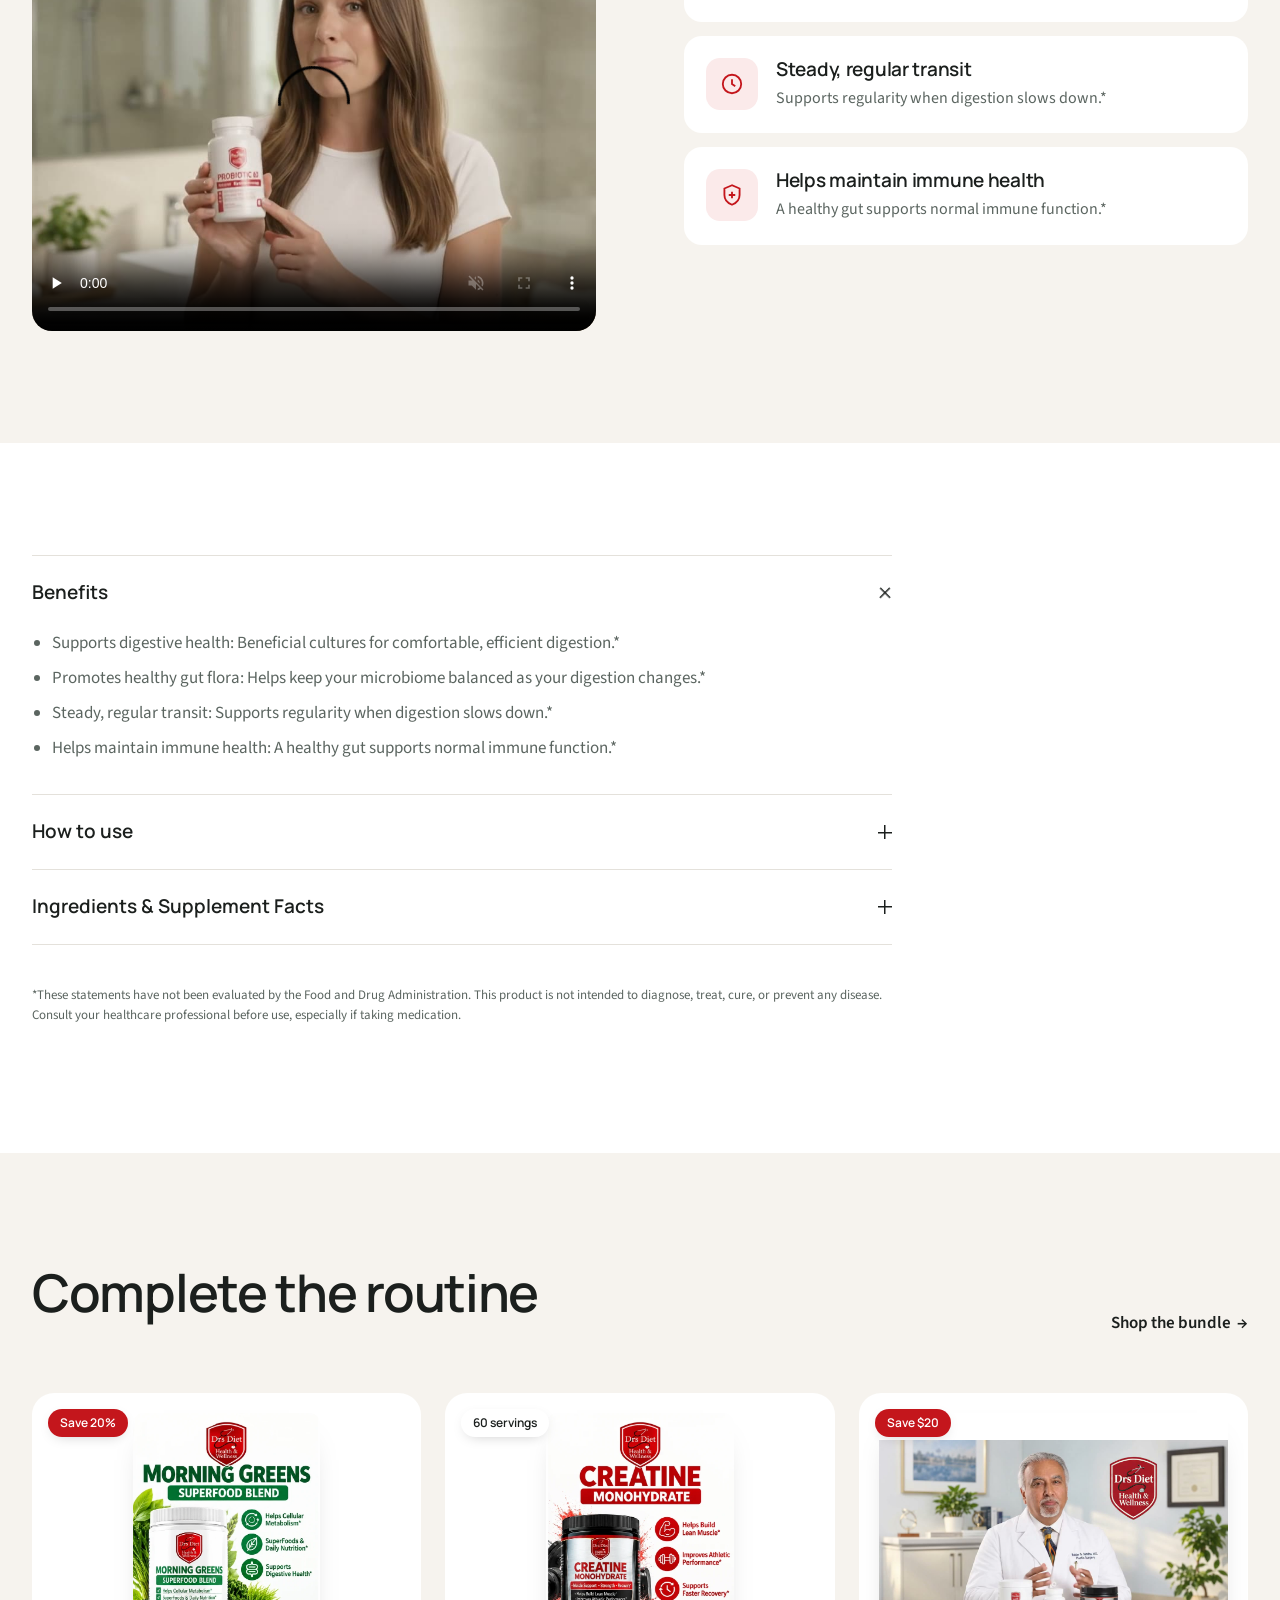
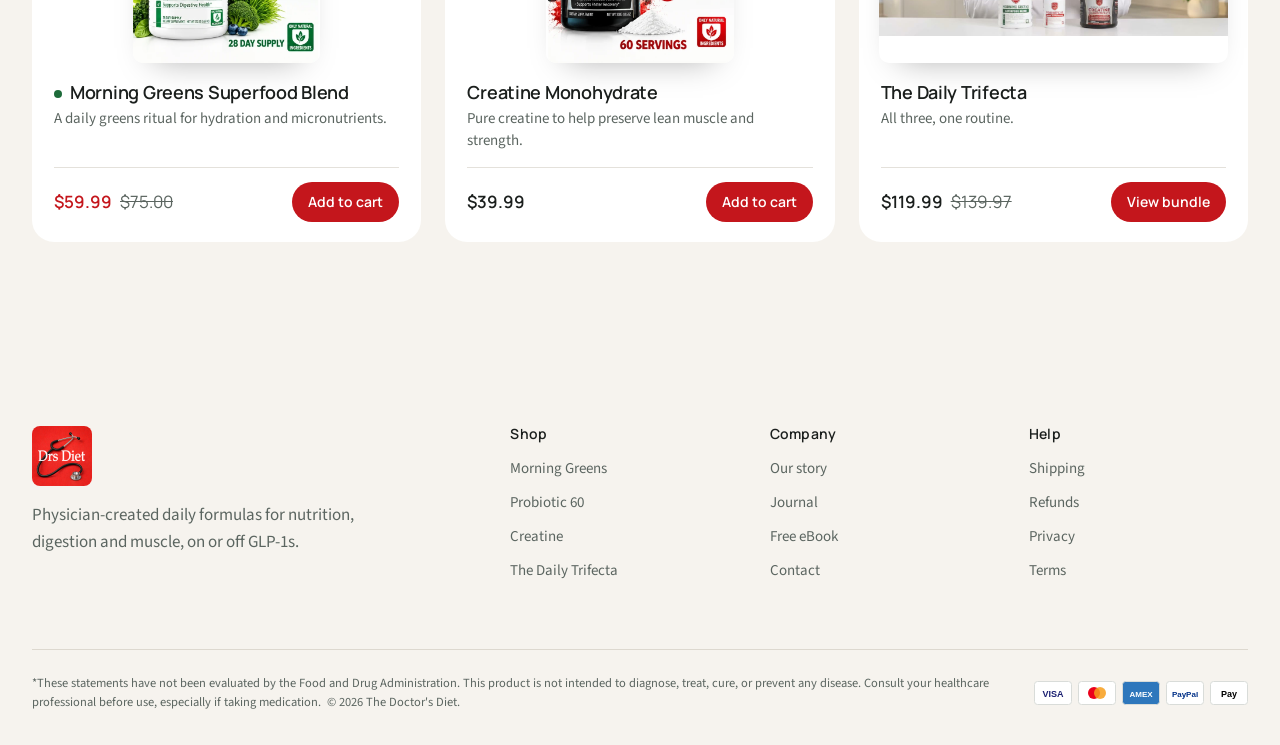
<file: product-probiotic.html>
<!doctype html>
<html lang="en">
<head>
<meta charset="utf-8">
<meta name="viewport" content="width=device-width, initial-scale=1">
<title>Probiotic 60 Digestive Balance | The Doctor's Diet</title>
<meta name="description" content="Targeted support for digestive comfort and gut flora.">
<link rel="icon" href="assets/logo.png">
<script>document.documentElement.classList.add("js")</script>
<link rel="preconnect" href="https://fonts.googleapis.com">
<link rel="preconnect" href="https://fonts.gstatic.com" crossorigin>
<link rel="stylesheet" href="https://fonts.googleapis.com/css2?family=Fraunces:opsz,wght@9..144,400&family=Manrope:wght@500;600;700&family=Source+Sans+3:wght@400;600&display=swap">
<link rel="stylesheet" href="css/styles.css?v=14">
</head>
<body>
<div class="announce">Free US shipping over $75 · Subscribe &amp; save 15%</div>
<header class="site-header">
  <div class="container">
    <div class="header-left">
      <button class="icon-btn menu-toggle" type="button" aria-expanded="false" aria-controls="mobile-nav" aria-label="Menu"><svg viewBox="0 0 24 24" fill="none" stroke="currentColor" stroke-width="1.6" aria-hidden="true"><path d="M4 8h16M4 16h16"/></svg></button>
      <nav class="nav" aria-label="Main"><a href="index.html#shop" aria-current="page">Shop</a><a href="bundle.html">Bundle</a><a href="about.html">Our story</a><a href="blog.html">Journal</a></nav>
    </div>
    <a class="logo" href="index.html" aria-label="The Doctor's Diet home"><img src="assets/logo.png" alt="Drs Diet logo" width="52" height="52"></a>
    <div class="header-icons">
      <a class="btn header-cta" href="bundle.html">Shop the Trifecta</a>
      <a class="icon-btn" href="#cart" data-open-cart aria-label="Open cart"><svg viewBox="0 0 24 24" fill="none" stroke="currentColor" stroke-width="1.6" aria-hidden="true"><path d="M5 8h14l-1 12H6L5 8Z"/><path d="M9 8V6a3 3 0 0 1 6 0v2"/></svg><span class="cart-count" data-n="0">0</span></a>
    </div>
  </div>
  <nav class="mobile-nav" id="mobile-nav" aria-label="Mobile"><div><a href="index.html#shop" aria-current="page">Shop</a><a href="bundle.html">Bundle</a><a href="about.html">Our story</a><a href="blog.html">Journal</a><a href="contact.html">Contact</a></div></nav>
</header>
<main id="main">

<div class="container"><nav class="breadcrumb" aria-label="Breadcrumb"><a href="index.html">Home</a> / <a href="index.html#shop">Shop</a> / Probiotic 60</nav></div>
<section class="container pdp" data-shopify="main-product">
  <div class="pdp-media">
    <div class="gallery-main"><img src="assets/product-probiotic.webp" alt="Probiotic 60 Digestive Balance" width="640" height="853"></div>
    <div class="thumbs"><button type="button" aria-current="true" data-src="assets/product-probiotic.webp" data-alt="Probiotic 60 Digestive Balance" aria-label="Image 1"><img src="assets/product-probiotic.webp" alt="" width="76" height="76" loading="lazy"></button><button type="button" aria-current="false" data-src="assets/poster-probiotic.jpg" data-alt="Probiotic 60 in use" aria-label="Image 2"><img src="assets/poster-probiotic.jpg" alt="" width="76" height="76" loading="lazy"></button><button type="button" aria-current="false" data-src="assets/life-probiotic.jpg" data-alt="Probiotic 60 lifestyle" aria-label="Image 3"><img src="assets/life-probiotic.jpg" alt="" width="76" height="76" loading="lazy"></button></div>
  </div>
  <div class="pdp-info" data-product-scope="probiotic">
    <ul class="chips"><li>60 capsules</li><li>1 capsule daily</li><li>MakTrek Bi-Phasic</li></ul>
    <h1>Probiotic 60 Digestive Balance</h1>
    <p class="lead" style="font-size:18px">Targeted support for digestive comfort and gut flora.</p>
    <div class="price"><span data-live-price>$39.99</span></div>
    <fieldset class="toggle">
  <legend class="sr">Purchase option</legend>
  <label><input type="radio" name="buy-probiotic" value="once" checked><span>One-time purchase</span><span class="opt-price">$39.99</span></label>
  <label><input type="radio" name="buy-probiotic" value="sub"><span>Subscribe &amp; Save 15%<small>Monthly · cancel anytime</small></span><span class="opt-price">$33.99/mo</span></label>
</fieldset>
<p class="bonus">Delivered monthly. Skip or cancel anytime.</p>
    <div class="buy-row">
      <div class="qty"><button type="button" data-step="-1" aria-label="Decrease quantity">−</button><input class="pdp-qty" type="number" value="1" min="1" aria-label="Quantity"><button type="button" data-step="1" aria-label="Increase quantity">+</button></div>
      <button class="btn" type="button" data-add="probiotic">Add to cart</button>
    </div>
    <a class="upsell" href="bundle.html"><img src="assets/bundle-lifestyle.jpg" alt="" width="56" height="56" loading="lazy"><span><strong>Get all three and save $20</strong>The Daily Trifecta: Greens, Probiotic and Creatine →</span></a>
    <ul class="assure"><li><strong>Free shipping</strong>over $75</li><li><strong>Physician</strong>created</li><li><strong>Cancel</strong>anytime</li></ul>
  </div>
</section>

<section class="section section--cream" data-shopify="custom: product-benefits">
  <div class="container split">
    <div data-reveal><h2>What it <em class="serif">supports</em></h2><p class="lead">When digestion slows, the gut benefits from steady support. One capsule before breakfast keeps it simple.</p>
      <div class="media-frame" style="margin-top:32px"><video controls muted playsinline preload="none" poster="assets/poster-probiotic.jpg" data-src="assets/video-probiotic.mp4" width="1280" height="720" aria-label="Video: how to use Probiotic 60"></video></div></div>
    <div data-reveal style="--d:.1s"><ul class="benefit-list"><li><span class="ic"><svg viewBox="0 0 24 24" fill="none" stroke="currentColor" stroke-width="1.7" aria-hidden="true"><path d="M8 4v3a3 3 0 0 0 3 3h3a3 3 0 0 1 0 6h-4a3 3 0 0 0 0 6"/></svg></span><div><h3>Supports digestive health</h3><p>Beneficial cultures for comfortable, efficient digestion.*</p></div></li><li><span class="ic"><svg viewBox="0 0 24 24" fill="none" stroke="currentColor" stroke-width="1.7" aria-hidden="true"><circle cx="12" cy="12" r="8"/><circle cx="9" cy="10" r="1.5"/><circle cx="14.5" cy="9" r="1"/><circle cx="14" cy="14.5" r="1.8"/><circle cx="9.5" cy="15" r="1"/></svg></span><div><h3>Promotes healthy gut flora</h3><p>Helps keep your microbiome balanced as your digestion changes.*</p></div></li><li><span class="ic"><svg viewBox="0 0 24 24" fill="none" stroke="currentColor" stroke-width="1.7" aria-hidden="true"><circle cx="12" cy="12" r="8.5"/><path d="M12 7.5V12l3 2"/></svg></span><div><h3>Steady, regular transit</h3><p>Supports regularity when digestion slows down.*</p></div></li><li><span class="ic"><svg viewBox="0 0 24 24" fill="none" stroke="currentColor" stroke-width="1.7" aria-hidden="true"><path d="M12 3 5 6v6c0 4.5 3 7.5 7 9 4-1.5 7-4.5 7-9V6l-7-3Z"/><path d="M12 9v6M9 12h6"/></svg></span><div><h3>Helps maintain immune health</h3><p>A healthy gut supports normal immune function.*</p></div></li></ul></div>
  </div>
</section>

<section class="section" data-shopify="collapsible-content">
  <div class="container">
    <div class="accordions">
      <details open><summary>Benefits</summary><div><ul><li>Supports digestive health: Beneficial cultures for comfortable, efficient digestion.*</li><li>Promotes healthy gut flora: Helps keep your microbiome balanced as your digestion changes.*</li><li>Steady, regular transit: Supports regularity when digestion slows down.*</li><li>Helps maintain immune health: A healthy gut supports normal immune function.*</li></ul></div></details>
      <details><summary>How to use</summary><div><p>Take 1 capsule with a glass of water, 30 minutes before your first meal of the day. MakTrek Bi-Phasic technology helps the cultures survive stomach acid.</p><p>Part of the Daily Trifecta routine: <a class="link" href="bundle.html">see the full routine <span class="arr" aria-hidden="true">→</span></a></p></div></details>
      <details><summary>Ingredients &amp; Supplement Facts</summary><div><p>[Supplement Facts panel and full ingredient list to be supplied by the client.]</p></div></details>
    </div>
    <p class="disclaimer">*These statements have not been evaluated by the Food and Drug Administration. This product is not intended to diagnose, treat, cure, or prevent any disease. Consult your healthcare professional before use, especially if taking medication.</p>
  </div>
</section>

<section class="section section--cream" data-shopify="related-products">
  <div class="container">
    <div class="head-row"><div class="section-head" data-reveal><h2>Complete the routine</h2></div><a class="link" href="bundle.html" data-reveal>Shop the bundle <span class="arr" aria-hidden="true">→</span></a></div>
    <div class="grid-3"><article class="card" data-reveal style="--d:0s">
  <a class="card-media" href="product-morning-greens.html"><span class="tag tag--red">Save 20%</span><img src="assets/product-morning-greens.webp" alt="Morning Greens Superfood Blend" width="640" height="853" loading="lazy"></a>
  <div class="card-body">
    <h3><span class="dot" aria-hidden="true"></span><a href="product-morning-greens.html">Morning Greens Superfood Blend</a></h3>
    <p>A daily greens ritual for hydration and micronutrients.</p>
    <div class="card-foot"><div class="price"><span class="sale">$59.99</span><s>$75.00</s></div><button class="btn btn--sm" type="button" data-add="morning-greens">Add to cart</button></div>
  </div>
</article><article class="card" data-reveal style="--d:0.1s">
  <a class="card-media" href="product-creatine.html"><span class="tag">60 servings</span><img src="assets/product-creatine.webp" alt="Creatine Monohydrate" width="640" height="853" loading="lazy"></a>
  <div class="card-body">
    <h3><a href="product-creatine.html">Creatine Monohydrate</a></h3>
    <p>Pure creatine to help preserve lean muscle and strength.</p>
    <div class="card-foot"><div class="price"><span>$39.99</span></div><button class="btn btn--sm" type="button" data-add="creatine">Add to cart</button></div>
  </div>
</article>
      <article class="card" data-reveal style="--d:.2s"><a class="card-media" href="bundle.html"><span class="tag tag--red">Save $20</span><img src="assets/bundle-lifestyle.jpg" alt="The Daily Trifecta bundle" width="1280" height="720" loading="lazy"></a>
      <div class="card-body"><h3><a href="bundle.html">The Daily Trifecta</a></h3><p>All three, one routine.</p>
      <div class="card-foot"><div class="price">$119.99<s>$139.97</s></div><a class="btn btn--sm" href="bundle.html">View bundle</a></div></div></article>
    </div>
  </div>
</section>

</main>
<footer class="site-footer" data-shopify="footer">
  <div class="container">
    <div class="footer-grid">
      <div class="footer-brand"><a href="index.html" aria-label="Home"><img src="assets/logo.png" alt="Drs Diet logo" width="60" height="60" loading="lazy"></a>
        <p>Physician-created daily formulas for nutrition, digestion and muscle, on or off GLP-1s.</p></div>
      <div><h4>Shop</h4><ul>
        <li><a href="product-morning-greens.html">Morning Greens</a></li>
        <li><a href="product-probiotic.html">Probiotic 60</a></li>
        <li><a href="product-creatine.html">Creatine</a></li>
        <li><a href="bundle.html">The Daily Trifecta</a></li></ul></div>
      <div><h4>Company</h4><ul>
        <li><a href="about.html">Our story</a></li>
        <li><a href="blog.html">Journal</a></li>
        <li><a href="ebook.html">Free eBook</a></li>
        <li><a href="contact.html">Contact</a></li></ul></div>
      <div><h4>Help</h4><ul>
        <li><a href="shipping.html">Shipping</a></li>
        <li><a href="refunds.html">Refunds</a></li>
        <li><a href="privacy.html">Privacy</a></li>
        <li><a href="terms.html">Terms</a></li></ul></div>
    </div>
    <div class="footer-base">
      <p>*These statements have not been evaluated by the Food and Drug Administration. This product is not intended to diagnose, treat, cure, or prevent any disease. Consult your healthcare professional before use, especially if taking medication. &nbsp;© 2026 The Doctor's Diet.</p>
      <div class="pay"><svg viewBox="0 0 38 24" role="img" aria-label="VISA"><rect x=".5" y=".5" width="37" height="23" rx="3" fill="#fff" stroke="#d9dcd9"/><text x="19" y="15.5" text-anchor="middle" font-family="Arial,sans-serif" font-weight="700" font-size="9" fill="#1a1f71">VISA</text></svg><svg viewBox="0 0 38 24" role="img" aria-label="Mastercard"><rect x=".5" y=".5" width="37" height="23" rx="3" fill="#fff" stroke="#d9dcd9"/><circle cx="16" cy="12" r="6" fill="#eb001b"/><circle cx="22" cy="12" r="6" fill="#f79e1b" fill-opacity=".85"/></svg><svg viewBox="0 0 38 24" role="img" aria-label="AMEX"><rect x=".5" y=".5" width="37" height="23" rx="3" fill="#2e77bc" stroke="#d9dcd9"/><text x="19" y="15.5" text-anchor="middle" font-family="Arial,sans-serif" font-weight="700" font-size="8" fill="#fff">AMEX</text></svg><svg viewBox="0 0 38 24" role="img" aria-label="PayPal"><rect x=".5" y=".5" width="37" height="23" rx="3" fill="#fff" stroke="#d9dcd9"/><text x="19" y="15.5" text-anchor="middle" font-family="Arial,sans-serif" font-weight="700" font-size="8" fill="#003087">PayPal</text></svg><svg viewBox="0 0 38 24" role="img" aria-label="Pay"><rect x=".5" y=".5" width="37" height="23" rx="3" fill="#fff" stroke="#d9dcd9"/><text x="19" y="15.5" text-anchor="middle" font-family="Arial,sans-serif" font-weight="700" font-size="9" fill="#000">Pay</text></svg></div>
    </div>
  </div>
</footer>
<div class="overlay" id="cart-overlay" data-close-cart></div>
<aside class="drawer" id="cart" aria-label="Cart" aria-hidden="true">
  <div class="drawer-head"><h2>Your cart</h2><button class="icon-btn" type="button" data-close-cart aria-label="Close cart"><svg viewBox="0 0 24 24" fill="none" stroke="currentColor" stroke-width="1.6" aria-hidden="true"><path d="M6 6l12 12M18 6 6 18"/></svg></button></div>
  <div class="ship"><span id="ship-msg">Free shipping on orders over $75.</span><div class="bar"><span id="ship-bar" style="width:0"></span></div></div>
  <div class="drawer-items" id="cart-items"></div>
  <a class="drawer-upsell" id="cart-upsell" href="bundle.html"><img src="assets/bundle-lifestyle.jpg" alt="" width="48" height="48" loading="lazy"><span>Get all three in <strong>The Daily Trifecta</strong> and save $20 →</span></a>
  <div class="drawer-foot">
    <div class="subtotal"><span>Subtotal</span><span id="cart-subtotal">$0.00</span></div>
    <p class="small">Taxes and shipping calculated at checkout.</p>
    <button class="btn btn--block" id="checkout" type="button">Checkout</button>
  </div>
</aside>
<div class="cookie" id="cookie" role="region" aria-label="Cookie consent">
  <p>We use cookies to run the store and understand how it's used. <a href="privacy.html">Privacy</a></p>
  <div class="cookie-actions"><button class="link" type="button" data-cookie="declined">Decline</button><button class="btn" type="button" data-cookie="accepted">Accept</button></div>
</div>
<div class="sticky-buy"><span class="price" data-live-price>$39.99</span><button class="btn" type="button" onclick="document.querySelector('.pdp-info .buy-row .btn').click()">Add to cart</button></div>
<script src="js/main.js?v=2"></script>
</body>
</html>
</file>
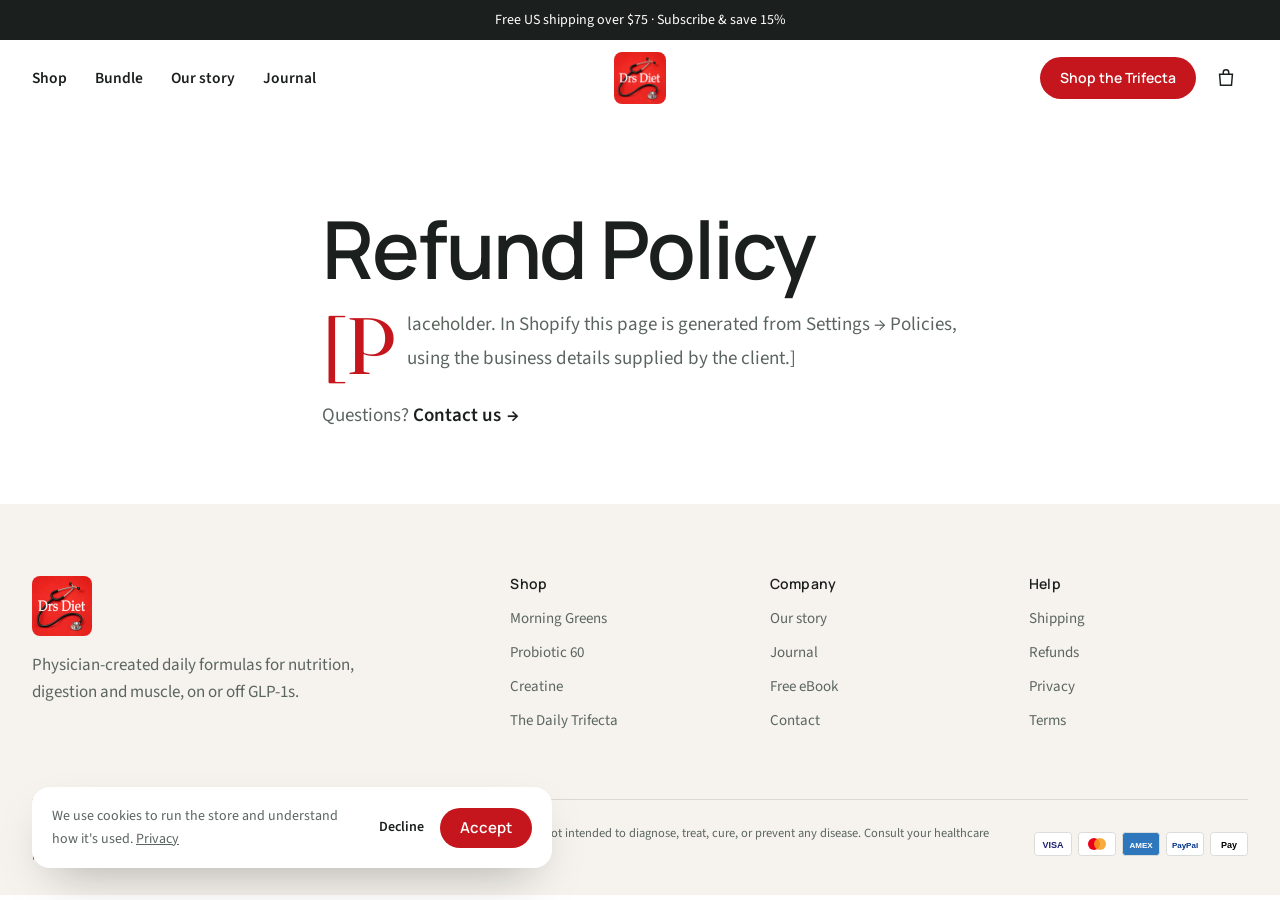
<file: refunds.html>
<!doctype html>
<html lang="en">
<head>
<meta charset="utf-8">
<meta name="viewport" content="width=device-width, initial-scale=1">
<title>Refund Policy | The Doctor's Diet</title>
<meta name="description" content="Refund Policy">
<link rel="icon" href="assets/logo.png">
<script>document.documentElement.classList.add("js")</script>
<link rel="preconnect" href="https://fonts.googleapis.com">
<link rel="preconnect" href="https://fonts.gstatic.com" crossorigin>
<link rel="stylesheet" href="https://fonts.googleapis.com/css2?family=Fraunces:opsz,wght@9..144,400&family=Manrope:wght@500;600;700&family=Source+Sans+3:wght@400;600&display=swap">
<link rel="stylesheet" href="css/styles.css?v=14">
</head>
<body>
<div class="announce">Free US shipping over $75 · Subscribe &amp; save 15%</div>
<header class="site-header">
  <div class="container">
    <div class="header-left">
      <button class="icon-btn menu-toggle" type="button" aria-expanded="false" aria-controls="mobile-nav" aria-label="Menu"><svg viewBox="0 0 24 24" fill="none" stroke="currentColor" stroke-width="1.6" aria-hidden="true"><path d="M4 8h16M4 16h16"/></svg></button>
      <nav class="nav" aria-label="Main"><a href="index.html#shop">Shop</a><a href="bundle.html">Bundle</a><a href="about.html">Our story</a><a href="blog.html">Journal</a></nav>
    </div>
    <a class="logo" href="index.html" aria-label="The Doctor's Diet home"><img src="assets/logo.png" alt="Drs Diet logo" width="52" height="52"></a>
    <div class="header-icons">
      <a class="btn header-cta" href="bundle.html">Shop the Trifecta</a>
      <a class="icon-btn" href="#cart" data-open-cart aria-label="Open cart"><svg viewBox="0 0 24 24" fill="none" stroke="currentColor" stroke-width="1.6" aria-hidden="true"><path d="M5 8h14l-1 12H6L5 8Z"/><path d="M9 8V6a3 3 0 0 1 6 0v2"/></svg><span class="cart-count" data-n="0">0</span></a>
    </div>
  </div>
  <nav class="mobile-nav" id="mobile-nav" aria-label="Mobile"><div><a href="index.html#shop">Shop</a><a href="bundle.html">Bundle</a><a href="about.html">Our story</a><a href="blog.html">Journal</a><a href="contact.html">Contact</a></div></nav>
</header>
<main id="main">
<section class="page-hero"><div class="container prose"><h1>Refund Policy</h1>
<p>[Placeholder. In Shopify this page is generated from Settings → Policies, using the business details supplied by the client.]</p>
<p>Questions? <a class="link" href="contact.html">Contact us <span class="arr" aria-hidden="true">→</span></a></p></div></section>
</main>
<footer class="site-footer" data-shopify="footer">
  <div class="container">
    <div class="footer-grid">
      <div class="footer-brand"><a href="index.html" aria-label="Home"><img src="assets/logo.png" alt="Drs Diet logo" width="60" height="60" loading="lazy"></a>
        <p>Physician-created daily formulas for nutrition, digestion and muscle, on or off GLP-1s.</p></div>
      <div><h4>Shop</h4><ul>
        <li><a href="product-morning-greens.html">Morning Greens</a></li>
        <li><a href="product-probiotic.html">Probiotic 60</a></li>
        <li><a href="product-creatine.html">Creatine</a></li>
        <li><a href="bundle.html">The Daily Trifecta</a></li></ul></div>
      <div><h4>Company</h4><ul>
        <li><a href="about.html">Our story</a></li>
        <li><a href="blog.html">Journal</a></li>
        <li><a href="ebook.html">Free eBook</a></li>
        <li><a href="contact.html">Contact</a></li></ul></div>
      <div><h4>Help</h4><ul>
        <li><a href="shipping.html">Shipping</a></li>
        <li><a href="refunds.html">Refunds</a></li>
        <li><a href="privacy.html">Privacy</a></li>
        <li><a href="terms.html">Terms</a></li></ul></div>
    </div>
    <div class="footer-base">
      <p>*These statements have not been evaluated by the Food and Drug Administration. This product is not intended to diagnose, treat, cure, or prevent any disease. Consult your healthcare professional before use, especially if taking medication. &nbsp;© 2026 The Doctor's Diet.</p>
      <div class="pay"><svg viewBox="0 0 38 24" role="img" aria-label="VISA"><rect x=".5" y=".5" width="37" height="23" rx="3" fill="#fff" stroke="#d9dcd9"/><text x="19" y="15.5" text-anchor="middle" font-family="Arial,sans-serif" font-weight="700" font-size="9" fill="#1a1f71">VISA</text></svg><svg viewBox="0 0 38 24" role="img" aria-label="Mastercard"><rect x=".5" y=".5" width="37" height="23" rx="3" fill="#fff" stroke="#d9dcd9"/><circle cx="16" cy="12" r="6" fill="#eb001b"/><circle cx="22" cy="12" r="6" fill="#f79e1b" fill-opacity=".85"/></svg><svg viewBox="0 0 38 24" role="img" aria-label="AMEX"><rect x=".5" y=".5" width="37" height="23" rx="3" fill="#2e77bc" stroke="#d9dcd9"/><text x="19" y="15.5" text-anchor="middle" font-family="Arial,sans-serif" font-weight="700" font-size="8" fill="#fff">AMEX</text></svg><svg viewBox="0 0 38 24" role="img" aria-label="PayPal"><rect x=".5" y=".5" width="37" height="23" rx="3" fill="#fff" stroke="#d9dcd9"/><text x="19" y="15.5" text-anchor="middle" font-family="Arial,sans-serif" font-weight="700" font-size="8" fill="#003087">PayPal</text></svg><svg viewBox="0 0 38 24" role="img" aria-label="Pay"><rect x=".5" y=".5" width="37" height="23" rx="3" fill="#fff" stroke="#d9dcd9"/><text x="19" y="15.5" text-anchor="middle" font-family="Arial,sans-serif" font-weight="700" font-size="9" fill="#000">Pay</text></svg></div>
    </div>
  </div>
</footer>
<div class="overlay" id="cart-overlay" data-close-cart></div>
<aside class="drawer" id="cart" aria-label="Cart" aria-hidden="true">
  <div class="drawer-head"><h2>Your cart</h2><button class="icon-btn" type="button" data-close-cart aria-label="Close cart"><svg viewBox="0 0 24 24" fill="none" stroke="currentColor" stroke-width="1.6" aria-hidden="true"><path d="M6 6l12 12M18 6 6 18"/></svg></button></div>
  <div class="ship"><span id="ship-msg">Free shipping on orders over $75.</span><div class="bar"><span id="ship-bar" style="width:0"></span></div></div>
  <div class="drawer-items" id="cart-items"></div>
  <a class="drawer-upsell" id="cart-upsell" href="bundle.html"><img src="assets/bundle-lifestyle.jpg" alt="" width="48" height="48" loading="lazy"><span>Get all three in <strong>The Daily Trifecta</strong> and save $20 →</span></a>
  <div class="drawer-foot">
    <div class="subtotal"><span>Subtotal</span><span id="cart-subtotal">$0.00</span></div>
    <p class="small">Taxes and shipping calculated at checkout.</p>
    <button class="btn btn--block" id="checkout" type="button">Checkout</button>
  </div>
</aside>
<div class="cookie" id="cookie" role="region" aria-label="Cookie consent">
  <p>We use cookies to run the store and understand how it's used. <a href="privacy.html">Privacy</a></p>
  <div class="cookie-actions"><button class="link" type="button" data-cookie="declined">Decline</button><button class="btn" type="button" data-cookie="accepted">Accept</button></div>
</div>

<script src="js/main.js?v=2"></script>
</body>
</html>
</file>
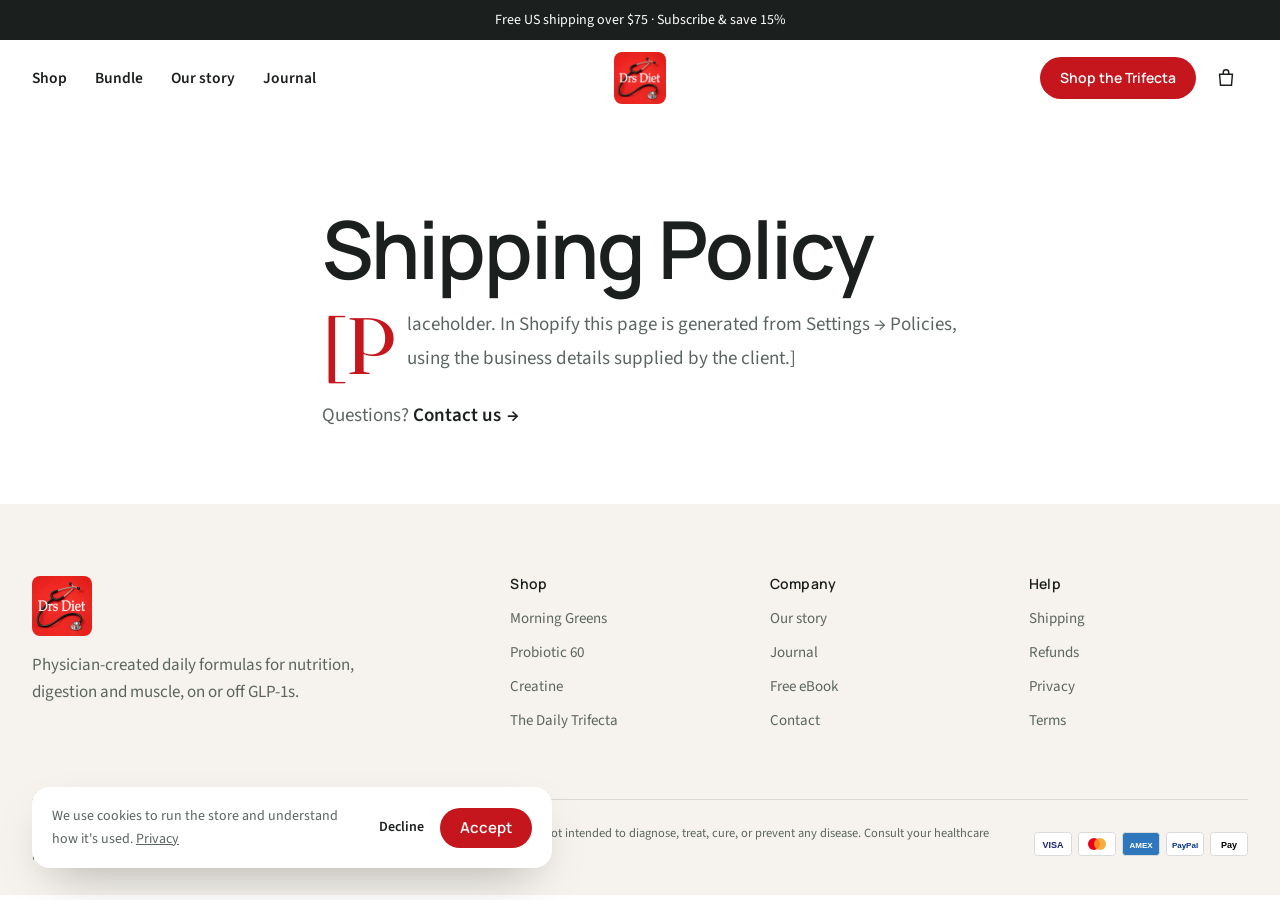
<file: shipping.html>
<!doctype html>
<html lang="en">
<head>
<meta charset="utf-8">
<meta name="viewport" content="width=device-width, initial-scale=1">
<title>Shipping Policy | The Doctor's Diet</title>
<meta name="description" content="Shipping Policy">
<link rel="icon" href="assets/logo.png">
<script>document.documentElement.classList.add("js")</script>
<link rel="preconnect" href="https://fonts.googleapis.com">
<link rel="preconnect" href="https://fonts.gstatic.com" crossorigin>
<link rel="stylesheet" href="https://fonts.googleapis.com/css2?family=Fraunces:opsz,wght@9..144,400&family=Manrope:wght@500;600;700&family=Source+Sans+3:wght@400;600&display=swap">
<link rel="stylesheet" href="css/styles.css?v=14">
</head>
<body>
<div class="announce">Free US shipping over $75 · Subscribe &amp; save 15%</div>
<header class="site-header">
  <div class="container">
    <div class="header-left">
      <button class="icon-btn menu-toggle" type="button" aria-expanded="false" aria-controls="mobile-nav" aria-label="Menu"><svg viewBox="0 0 24 24" fill="none" stroke="currentColor" stroke-width="1.6" aria-hidden="true"><path d="M4 8h16M4 16h16"/></svg></button>
      <nav class="nav" aria-label="Main"><a href="index.html#shop">Shop</a><a href="bundle.html">Bundle</a><a href="about.html">Our story</a><a href="blog.html">Journal</a></nav>
    </div>
    <a class="logo" href="index.html" aria-label="The Doctor's Diet home"><img src="assets/logo.png" alt="Drs Diet logo" width="52" height="52"></a>
    <div class="header-icons">
      <a class="btn header-cta" href="bundle.html">Shop the Trifecta</a>
      <a class="icon-btn" href="#cart" data-open-cart aria-label="Open cart"><svg viewBox="0 0 24 24" fill="none" stroke="currentColor" stroke-width="1.6" aria-hidden="true"><path d="M5 8h14l-1 12H6L5 8Z"/><path d="M9 8V6a3 3 0 0 1 6 0v2"/></svg><span class="cart-count" data-n="0">0</span></a>
    </div>
  </div>
  <nav class="mobile-nav" id="mobile-nav" aria-label="Mobile"><div><a href="index.html#shop">Shop</a><a href="bundle.html">Bundle</a><a href="about.html">Our story</a><a href="blog.html">Journal</a><a href="contact.html">Contact</a></div></nav>
</header>
<main id="main">
<section class="page-hero"><div class="container prose"><h1>Shipping Policy</h1>
<p>[Placeholder. In Shopify this page is generated from Settings → Policies, using the business details supplied by the client.]</p>
<p>Questions? <a class="link" href="contact.html">Contact us <span class="arr" aria-hidden="true">→</span></a></p></div></section>
</main>
<footer class="site-footer" data-shopify="footer">
  <div class="container">
    <div class="footer-grid">
      <div class="footer-brand"><a href="index.html" aria-label="Home"><img src="assets/logo.png" alt="Drs Diet logo" width="60" height="60" loading="lazy"></a>
        <p>Physician-created daily formulas for nutrition, digestion and muscle, on or off GLP-1s.</p></div>
      <div><h4>Shop</h4><ul>
        <li><a href="product-morning-greens.html">Morning Greens</a></li>
        <li><a href="product-probiotic.html">Probiotic 60</a></li>
        <li><a href="product-creatine.html">Creatine</a></li>
        <li><a href="bundle.html">The Daily Trifecta</a></li></ul></div>
      <div><h4>Company</h4><ul>
        <li><a href="about.html">Our story</a></li>
        <li><a href="blog.html">Journal</a></li>
        <li><a href="ebook.html">Free eBook</a></li>
        <li><a href="contact.html">Contact</a></li></ul></div>
      <div><h4>Help</h4><ul>
        <li><a href="shipping.html">Shipping</a></li>
        <li><a href="refunds.html">Refunds</a></li>
        <li><a href="privacy.html">Privacy</a></li>
        <li><a href="terms.html">Terms</a></li></ul></div>
    </div>
    <div class="footer-base">
      <p>*These statements have not been evaluated by the Food and Drug Administration. This product is not intended to diagnose, treat, cure, or prevent any disease. Consult your healthcare professional before use, especially if taking medication. &nbsp;© 2026 The Doctor's Diet.</p>
      <div class="pay"><svg viewBox="0 0 38 24" role="img" aria-label="VISA"><rect x=".5" y=".5" width="37" height="23" rx="3" fill="#fff" stroke="#d9dcd9"/><text x="19" y="15.5" text-anchor="middle" font-family="Arial,sans-serif" font-weight="700" font-size="9" fill="#1a1f71">VISA</text></svg><svg viewBox="0 0 38 24" role="img" aria-label="Mastercard"><rect x=".5" y=".5" width="37" height="23" rx="3" fill="#fff" stroke="#d9dcd9"/><circle cx="16" cy="12" r="6" fill="#eb001b"/><circle cx="22" cy="12" r="6" fill="#f79e1b" fill-opacity=".85"/></svg><svg viewBox="0 0 38 24" role="img" aria-label="AMEX"><rect x=".5" y=".5" width="37" height="23" rx="3" fill="#2e77bc" stroke="#d9dcd9"/><text x="19" y="15.5" text-anchor="middle" font-family="Arial,sans-serif" font-weight="700" font-size="8" fill="#fff">AMEX</text></svg><svg viewBox="0 0 38 24" role="img" aria-label="PayPal"><rect x=".5" y=".5" width="37" height="23" rx="3" fill="#fff" stroke="#d9dcd9"/><text x="19" y="15.5" text-anchor="middle" font-family="Arial,sans-serif" font-weight="700" font-size="8" fill="#003087">PayPal</text></svg><svg viewBox="0 0 38 24" role="img" aria-label="Pay"><rect x=".5" y=".5" width="37" height="23" rx="3" fill="#fff" stroke="#d9dcd9"/><text x="19" y="15.5" text-anchor="middle" font-family="Arial,sans-serif" font-weight="700" font-size="9" fill="#000">Pay</text></svg></div>
    </div>
  </div>
</footer>
<div class="overlay" id="cart-overlay" data-close-cart></div>
<aside class="drawer" id="cart" aria-label="Cart" aria-hidden="true">
  <div class="drawer-head"><h2>Your cart</h2><button class="icon-btn" type="button" data-close-cart aria-label="Close cart"><svg viewBox="0 0 24 24" fill="none" stroke="currentColor" stroke-width="1.6" aria-hidden="true"><path d="M6 6l12 12M18 6 6 18"/></svg></button></div>
  <div class="ship"><span id="ship-msg">Free shipping on orders over $75.</span><div class="bar"><span id="ship-bar" style="width:0"></span></div></div>
  <div class="drawer-items" id="cart-items"></div>
  <a class="drawer-upsell" id="cart-upsell" href="bundle.html"><img src="assets/bundle-lifestyle.jpg" alt="" width="48" height="48" loading="lazy"><span>Get all three in <strong>The Daily Trifecta</strong> and save $20 →</span></a>
  <div class="drawer-foot">
    <div class="subtotal"><span>Subtotal</span><span id="cart-subtotal">$0.00</span></div>
    <p class="small">Taxes and shipping calculated at checkout.</p>
    <button class="btn btn--block" id="checkout" type="button">Checkout</button>
  </div>
</aside>
<div class="cookie" id="cookie" role="region" aria-label="Cookie consent">
  <p>We use cookies to run the store and understand how it's used. <a href="privacy.html">Privacy</a></p>
  <div class="cookie-actions"><button class="link" type="button" data-cookie="declined">Decline</button><button class="btn" type="button" data-cookie="accepted">Accept</button></div>
</div>

<script src="js/main.js?v=2"></script>
</body>
</html>
</file>
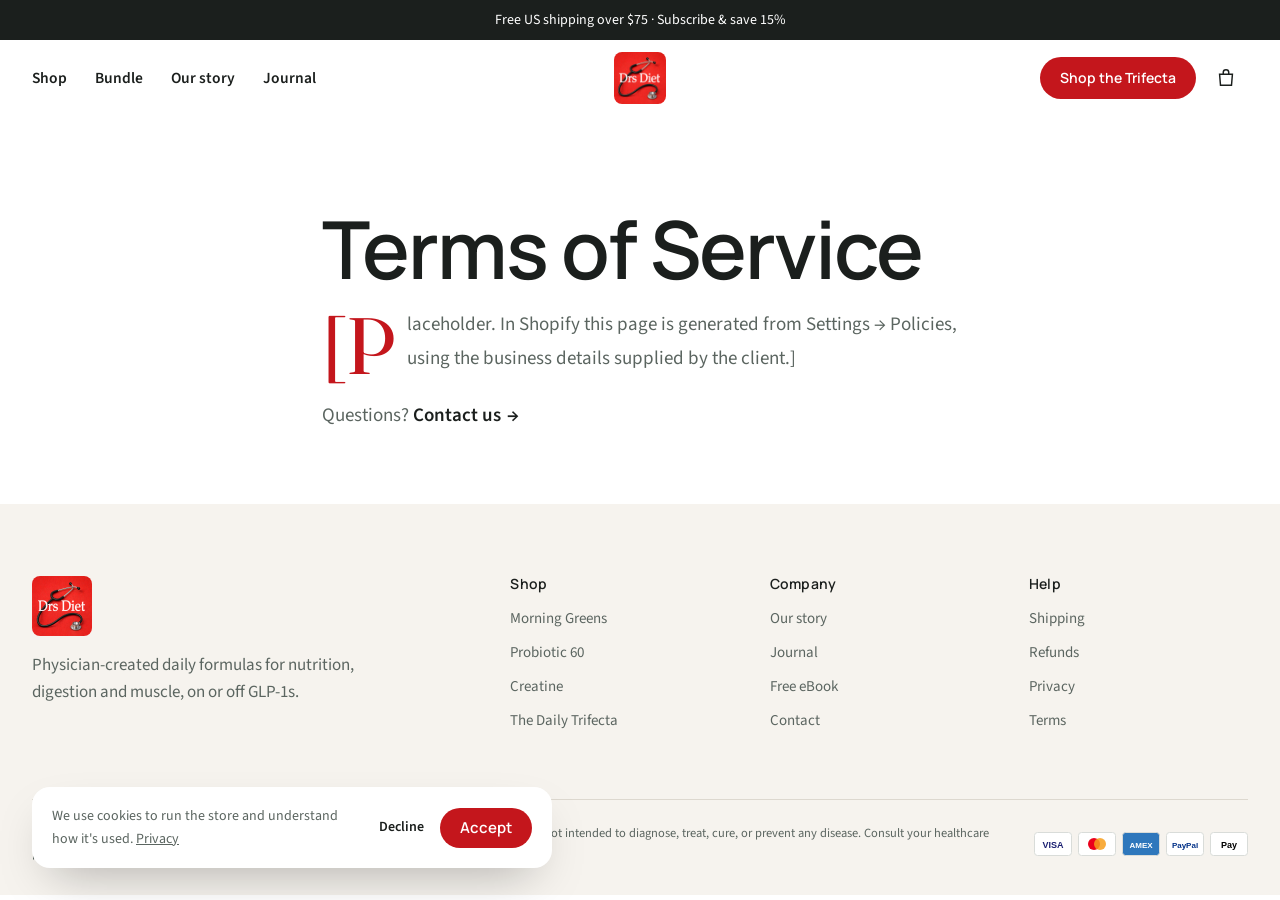
<file: terms.html>
<!doctype html>
<html lang="en">
<head>
<meta charset="utf-8">
<meta name="viewport" content="width=device-width, initial-scale=1">
<title>Terms of Service | The Doctor's Diet</title>
<meta name="description" content="Terms of Service">
<link rel="icon" href="assets/logo.png">
<script>document.documentElement.classList.add("js")</script>
<link rel="preconnect" href="https://fonts.googleapis.com">
<link rel="preconnect" href="https://fonts.gstatic.com" crossorigin>
<link rel="stylesheet" href="https://fonts.googleapis.com/css2?family=Fraunces:opsz,wght@9..144,400&family=Manrope:wght@500;600;700&family=Source+Sans+3:wght@400;600&display=swap">
<link rel="stylesheet" href="css/styles.css?v=14">
</head>
<body>
<div class="announce">Free US shipping over $75 · Subscribe &amp; save 15%</div>
<header class="site-header">
  <div class="container">
    <div class="header-left">
      <button class="icon-btn menu-toggle" type="button" aria-expanded="false" aria-controls="mobile-nav" aria-label="Menu"><svg viewBox="0 0 24 24" fill="none" stroke="currentColor" stroke-width="1.6" aria-hidden="true"><path d="M4 8h16M4 16h16"/></svg></button>
      <nav class="nav" aria-label="Main"><a href="index.html#shop">Shop</a><a href="bundle.html">Bundle</a><a href="about.html">Our story</a><a href="blog.html">Journal</a></nav>
    </div>
    <a class="logo" href="index.html" aria-label="The Doctor's Diet home"><img src="assets/logo.png" alt="Drs Diet logo" width="52" height="52"></a>
    <div class="header-icons">
      <a class="btn header-cta" href="bundle.html">Shop the Trifecta</a>
      <a class="icon-btn" href="#cart" data-open-cart aria-label="Open cart"><svg viewBox="0 0 24 24" fill="none" stroke="currentColor" stroke-width="1.6" aria-hidden="true"><path d="M5 8h14l-1 12H6L5 8Z"/><path d="M9 8V6a3 3 0 0 1 6 0v2"/></svg><span class="cart-count" data-n="0">0</span></a>
    </div>
  </div>
  <nav class="mobile-nav" id="mobile-nav" aria-label="Mobile"><div><a href="index.html#shop">Shop</a><a href="bundle.html">Bundle</a><a href="about.html">Our story</a><a href="blog.html">Journal</a><a href="contact.html">Contact</a></div></nav>
</header>
<main id="main">
<section class="page-hero"><div class="container prose"><h1>Terms of Service</h1>
<p>[Placeholder. In Shopify this page is generated from Settings → Policies, using the business details supplied by the client.]</p>
<p>Questions? <a class="link" href="contact.html">Contact us <span class="arr" aria-hidden="true">→</span></a></p></div></section>
</main>
<footer class="site-footer" data-shopify="footer">
  <div class="container">
    <div class="footer-grid">
      <div class="footer-brand"><a href="index.html" aria-label="Home"><img src="assets/logo.png" alt="Drs Diet logo" width="60" height="60" loading="lazy"></a>
        <p>Physician-created daily formulas for nutrition, digestion and muscle, on or off GLP-1s.</p></div>
      <div><h4>Shop</h4><ul>
        <li><a href="product-morning-greens.html">Morning Greens</a></li>
        <li><a href="product-probiotic.html">Probiotic 60</a></li>
        <li><a href="product-creatine.html">Creatine</a></li>
        <li><a href="bundle.html">The Daily Trifecta</a></li></ul></div>
      <div><h4>Company</h4><ul>
        <li><a href="about.html">Our story</a></li>
        <li><a href="blog.html">Journal</a></li>
        <li><a href="ebook.html">Free eBook</a></li>
        <li><a href="contact.html">Contact</a></li></ul></div>
      <div><h4>Help</h4><ul>
        <li><a href="shipping.html">Shipping</a></li>
        <li><a href="refunds.html">Refunds</a></li>
        <li><a href="privacy.html">Privacy</a></li>
        <li><a href="terms.html">Terms</a></li></ul></div>
    </div>
    <div class="footer-base">
      <p>*These statements have not been evaluated by the Food and Drug Administration. This product is not intended to diagnose, treat, cure, or prevent any disease. Consult your healthcare professional before use, especially if taking medication. &nbsp;© 2026 The Doctor's Diet.</p>
      <div class="pay"><svg viewBox="0 0 38 24" role="img" aria-label="VISA"><rect x=".5" y=".5" width="37" height="23" rx="3" fill="#fff" stroke="#d9dcd9"/><text x="19" y="15.5" text-anchor="middle" font-family="Arial,sans-serif" font-weight="700" font-size="9" fill="#1a1f71">VISA</text></svg><svg viewBox="0 0 38 24" role="img" aria-label="Mastercard"><rect x=".5" y=".5" width="37" height="23" rx="3" fill="#fff" stroke="#d9dcd9"/><circle cx="16" cy="12" r="6" fill="#eb001b"/><circle cx="22" cy="12" r="6" fill="#f79e1b" fill-opacity=".85"/></svg><svg viewBox="0 0 38 24" role="img" aria-label="AMEX"><rect x=".5" y=".5" width="37" height="23" rx="3" fill="#2e77bc" stroke="#d9dcd9"/><text x="19" y="15.5" text-anchor="middle" font-family="Arial,sans-serif" font-weight="700" font-size="8" fill="#fff">AMEX</text></svg><svg viewBox="0 0 38 24" role="img" aria-label="PayPal"><rect x=".5" y=".5" width="37" height="23" rx="3" fill="#fff" stroke="#d9dcd9"/><text x="19" y="15.5" text-anchor="middle" font-family="Arial,sans-serif" font-weight="700" font-size="8" fill="#003087">PayPal</text></svg><svg viewBox="0 0 38 24" role="img" aria-label="Pay"><rect x=".5" y=".5" width="37" height="23" rx="3" fill="#fff" stroke="#d9dcd9"/><text x="19" y="15.5" text-anchor="middle" font-family="Arial,sans-serif" font-weight="700" font-size="9" fill="#000">Pay</text></svg></div>
    </div>
  </div>
</footer>
<div class="overlay" id="cart-overlay" data-close-cart></div>
<aside class="drawer" id="cart" aria-label="Cart" aria-hidden="true">
  <div class="drawer-head"><h2>Your cart</h2><button class="icon-btn" type="button" data-close-cart aria-label="Close cart"><svg viewBox="0 0 24 24" fill="none" stroke="currentColor" stroke-width="1.6" aria-hidden="true"><path d="M6 6l12 12M18 6 6 18"/></svg></button></div>
  <div class="ship"><span id="ship-msg">Free shipping on orders over $75.</span><div class="bar"><span id="ship-bar" style="width:0"></span></div></div>
  <div class="drawer-items" id="cart-items"></div>
  <a class="drawer-upsell" id="cart-upsell" href="bundle.html"><img src="assets/bundle-lifestyle.jpg" alt="" width="48" height="48" loading="lazy"><span>Get all three in <strong>The Daily Trifecta</strong> and save $20 →</span></a>
  <div class="drawer-foot">
    <div class="subtotal"><span>Subtotal</span><span id="cart-subtotal">$0.00</span></div>
    <p class="small">Taxes and shipping calculated at checkout.</p>
    <button class="btn btn--block" id="checkout" type="button">Checkout</button>
  </div>
</aside>
<div class="cookie" id="cookie" role="region" aria-label="Cookie consent">
  <p>We use cookies to run the store and understand how it's used. <a href="privacy.html">Privacy</a></p>
  <div class="cookie-actions"><button class="link" type="button" data-cookie="declined">Decline</button><button class="btn" type="button" data-cookie="accepted">Accept</button></div>
</div>

<script src="js/main.js?v=2"></script>
</body>
</html>
</file>
<file: css/styles.css>
/* The Doctor's Diet — prototype styles (v2)
   Structure inspired by seed.com; image-led hero inspired by orderlymeds.com.
   Sections carry data-shopify="..." to map onto Horizon sections later. */

:root {
  --bg: #ffffff;
  --cream: #f6f3ee;
  --sand: #ece6dc;
  --ink: #1b1f1d;
  --body: #5b6560;
  --line: #e4e1db;
  --red: #c4161c;
  --red-dark: #a51217;
  --green: #1d6b3a;
  --head: "Manrope", system-ui, sans-serif;
  --serif: "Fraunces", Georgia, serif;
  --text: "Source Sans 3", system-ui, sans-serif;
  --gutter: 16px;
  --section: 72px;
  --radius: 8px;
  --r-lg: 24px;
  --ease: cubic-bezier(.2, .7, .2, 1);
}
@media (min-width: 768px) { :root { --gutter: 32px; --section: 112px; } }

*, *::before, *::after { box-sizing: border-box; }
*, *::before, *::after { font-style: normal !important; }
html { -webkit-text-size-adjust: 100%; scroll-behavior: smooth; }
body { margin: 0; background: var(--bg); color: var(--body); font: 400 17px/1.6 var(--text); overflow-x: hidden; }
img, video, svg { display: block; max-width: 100%; height: auto; }
a { color: inherit; }
button, input, textarea, select { font: inherit; color: inherit; }
:focus-visible { outline: 2px solid var(--ink); outline-offset: 3px; }

h1, h2, h3, h4 { font-family: var(--head); font-weight: 600; color: var(--ink); letter-spacing: -0.025em; line-height: 1.08; margin: 0 0 16px; text-wrap: balance; }
h1 { font-size: clamp(42px, 5.6vw + 14px, 80px); }
h2 { font-size: clamp(32px, 2.8vw + 20px, 52px); }
h3 { font-size: clamp(20px, .5vw + 18px, 24px); line-height: 1.25; letter-spacing: -0.015em; }
em.serif, .serif { font-family: var(--serif); font-style: normal; font-weight: 400; letter-spacing: -0.01em; }
p { margin: 0 0 16px; }
.lead { font-size: clamp(18px, .4vw + 16px, 21px); line-height: 1.55; max-width: 36em; }
.small { font-size: 14px; }
.kicker { font: 600 13px/1 var(--head); letter-spacing: .14em; text-transform: uppercase; color: var(--body); margin-bottom: 20px; display: block; }

.container { width: 100%; max-width: calc(1280px + var(--gutter) * 2); margin: 0 auto; padding-left: var(--gutter); padding-right: var(--gutter); }
.section { padding: var(--section) 0; }
.section--cream { background: var(--cream); }
.section--tight { padding-top: 0; }
.center { text-align: center; }
.center .lead { margin-left: auto; margin-right: auto; }
.section-head { margin-bottom: 56px; max-width: 760px; }
.section-head.center { margin-left: auto; margin-right: auto; }
.section-head p { margin: 0; }
.head-row { display: flex; flex-wrap: wrap; justify-content: space-between; align-items: end; gap: 24px; margin-bottom: 56px; }
.head-row .section-head { margin: 0; }

/* Buttons */
.btn {
  display: inline-flex; align-items: center; justify-content: center; gap: 10px;
  height: 52px; padding: 0 30px; border: 0; border-radius: 999px; background: var(--red); color: #fff;
  text-decoration: none; cursor: pointer; font: 600 15px/1 var(--head); white-space: nowrap;
  transition: background .34s var(--ease), color .34s var(--ease), transform .38s var(--ease), box-shadow .38s var(--ease);
}
.btn:hover { background: var(--red-dark); transform: translateY(-2px); box-shadow: 0 10px 24px -10px rgba(196,22,28,.6); }
.btn:active { transform: none; }
.btn--light { background: #fff; color: var(--ink); }
.btn--light:hover { background: #fff; box-shadow: 0 10px 24px -10px rgba(0,0,0,.35); }
.btn--ghost { background: transparent; color: var(--ink); box-shadow: inset 0 0 0 1.5px var(--ink); }
.btn--ghost:hover { background: var(--ink); color: #fff; box-shadow: none; }
.btn--block { width: 100%; }
.link { display: inline-flex; align-items: center; gap: 6px; color: var(--ink); font-weight: 600; text-decoration: none; }
.link .arr { transition: transform .25s var(--ease); }
.link:hover .arr { transform: translateX(4px); }
.link:hover { text-decoration: underline; text-underline-offset: 5px; }
.actions { display: flex; flex-wrap: wrap; align-items: center; gap: 16px 28px; margin-top: 36px; }

/* Price */
.price { font: 600 18px/1.3 var(--head); color: var(--ink); }
.price s { color: var(--body); font-weight: 400; margin-left: 8px; }
.price .sale { color: var(--red); }
.save { display: inline-block; background: var(--red); color: #fff; font: 600 12px/1 var(--head); padding: 6px 10px; border-radius: 999px; margin-left: 10px; vertical-align: middle; letter-spacing: .02em; }

/* Header */
.announce { background: var(--ink); color: #fff; text-align: center; font-size: 14px; padding: 9px var(--gutter); }
.site-header { position: sticky; top: 0; z-index: 40; background: rgba(255,255,255,.92); backdrop-filter: saturate(1.4) blur(12px); -webkit-backdrop-filter: saturate(1.4) blur(12px); transition: box-shadow .3s; }
.site-header.scrolled { box-shadow: 0 1px 0 var(--line); }
.site-header .container { display: grid; grid-template-columns: 1fr auto 1fr; align-items: center; height: 76px; gap: 24px; transition: height .3s var(--ease); }
.site-header.scrolled .container { height: 64px; }
.logo { justify-self: center; }
.logo img { width: 52px; height: 52px; border-radius: 8px; transition: width .3s var(--ease), height .3s var(--ease); }
.site-header.scrolled .logo img { width: 44px; height: 44px; }
.nav { display: none; gap: 28px; }
.nav a { position: relative; text-decoration: none; color: var(--ink); font-size: 15.5px; font-weight: 600; }
.nav a::after { content: ""; position: absolute; left: 0; right: 0; bottom: -6px; height: 1.5px; background: currentColor; transform: scaleX(0); transform-origin: left; transition: transform .3s var(--ease); }
.nav a:hover::after, .nav a[aria-current="page"]::after { transform: scaleX(1); }
.header-left { display: flex; align-items: center; }
.header-icons { display: flex; align-items: center; justify-content: flex-end; gap: 8px; }
.header-cta { display: none; height: 42px; padding: 0 20px; font-size: 14px; }
.icon-btn { position: relative; display: inline-flex; align-items: center; justify-content: center; width: 44px; height: 44px; background: none; border: 0; cursor: pointer; color: var(--ink); padding: 0; border-radius: 50%; transition: background .2s; }
.icon-btn:hover { background: var(--cream); }
.icon-btn svg { width: 22px; height: 22px; }
.cart-count { position: absolute; top: 3px; right: 1px; min-width: 18px; height: 18px; padding: 0 5px; border-radius: 9px; background: var(--red); color: #fff; font: 600 11px/18px var(--head); text-align: center; }
.cart-count[data-n="0"] { display: none; }
.cart-count.bump { animation: bump .5s var(--ease); }
@keyframes bump { 30% { transform: scale(1.45); } }
.mobile-nav { display: grid; grid-template-rows: 0fr; transition: grid-template-rows .35s var(--ease); background: #fff; }
.mobile-nav > div { overflow: hidden; padding: 0 var(--gutter); }
.mobile-nav.open { grid-template-rows: 1fr; }
.mobile-nav a { display: block; padding: 16px 0; font: 600 22px var(--head); color: var(--ink); text-decoration: none; border-bottom: 1px solid var(--line); }
.mobile-nav a:last-child { border: 0; margin-bottom: 16px; }
@media (min-width: 960px) {
  .nav { display: flex; }
  .menu-toggle { display: none; }
  .mobile-nav { display: none; }
  .header-cta { display: inline-flex; }
}
.header--minimal .container { grid-template-columns: 1fr; }

/* Hero: full-bleed image, inset rounded card */
.hero { padding: 12px var(--gutter) 0; }
.hero-card { position: relative; overflow: hidden; border-radius: var(--r-lg); min-height: 620px; display: flex; align-items: flex-end; isolation: isolate; color: #fff; }
.hero-bg { position: absolute; inset: 0; z-index: -2; }
.hero-bg img { width: 100%; height: 100%; object-fit: cover; object-position: 62% 40%; animation: kenburns 18s ease-out both; }
@keyframes kenburns { from { transform: scale(1.12); } to { transform: scale(1); } }
.hero-card::before { content: ""; position: absolute; inset: 0; z-index: -1; background: linear-gradient(180deg, rgba(20,22,21,0) 25%, rgba(20,22,21,.72) 100%); }
.hero-content { width: 100%; padding: 32px 24px 36px; }
.hero h1 { color: #fff; max-width: 11em; margin-bottom: 18px; }
.hero .lead { color: rgba(255,255,255,.9); }
.hero .link { color: #fff; }
.hero-badges { display: flex; flex-wrap: wrap; gap: 10px; margin-top: 32px; padding: 0; list-style: none; }
.hero-badges li { font-size: 14px; padding: 8px 14px; border-radius: 999px; background: rgba(255,255,255,.14); backdrop-filter: blur(8px); -webkit-backdrop-filter: blur(8px); border: 1px solid rgba(255,255,255,.22); }
@media (min-width: 900px) {
  .hero-card { min-height: min(760px, calc(100vh - 120px)); align-items: center; }
  .hero-card { background: #2b2520; }
  .hero-bg { left: 34%; }
  .hero-card::before { background: linear-gradient(90deg, #2b2520 0%, #2b2520 34%, rgba(43,37,32,.55) 46%, rgba(43,37,32,0) 62%); }
  .hero-content { padding: 64px 72px; }
  .hero-bg img { object-position: 50% 35%; }
}
/* hero entrance */
.hero [data-in] { opacity: 0; transform: translateY(24px); animation: rise .9s var(--ease) forwards; }
.hero [data-in="2"] { animation-delay: .15s; } .hero [data-in="3"] { animation-delay: .3s; } .hero [data-in="4"] { animation-delay: .45s; }
@keyframes rise { to { opacity: 1; transform: none; } }

/* Marquee */
.marquee { overflow: hidden; border-bottom: 1px solid var(--line); padding: 22px 0; white-space: nowrap; }
.marquee-track { display: inline-flex; gap: 56px; animation: marquee 32s linear infinite; padding-left: 56px; }
.marquee span { font: 600 15px var(--head); color: var(--ink); letter-spacing: .01em; display: inline-flex; align-items: center; gap: 56px; }
.marquee span::after { content: "✦"; color: var(--red); font-size: 12px; }
@keyframes marquee { to { transform: translateX(-50%); } }

/* Product cards */
.grid-3 { display: grid; gap: 20px; }
@media (min-width: 640px) { .grid-3 { grid-template-columns: repeat(2, 1fr); } }
@media (min-width: 1000px) { .grid-3 { grid-template-columns: repeat(3, 1fr); gap: 24px; } }
.card { display: flex; flex-direction: column; background: var(--cream); border-radius: 22px; overflow: hidden; transition: transform .42s var(--ease), box-shadow .42s var(--ease), background-color .42s var(--ease); }
.section--cream .card { background: #fff; }
.card:hover, .card:focus-within { transform: translateY(-4px); box-shadow: 0 24px 48px -30px rgba(27,31,29,.35); }
.card-media { position: relative; display: flex; align-items: center; justify-content: center; height: 340px; padding: 28px 28px 0; }
.card-media img { height: 100%; width: auto; max-width: 100%; object-fit: contain; border-radius: 14px; box-shadow: 0 16px 32px -20px rgba(0,0,0,.35); }
@media (min-width: 1000px) { .card-media { height: 360px; } }
.tag { position: absolute; top: 16px; left: 16px; z-index: 2; background: #fff; color: var(--ink); font: 600 12px/1 var(--head); padding: 8px 12px; border-radius: 999px; box-shadow: 0 4px 14px -6px rgba(0,0,0,.25); }
.tag--red { background: var(--red); color: #fff; }
.card-body { display: flex; flex-direction: column; flex: 1; padding: 24px 24px 24px; }
.card h3 { margin-bottom: 6px; font-size: 20px; }
.card h3 a { text-decoration: none; }
.card h3 a:hover { text-decoration: underline; text-underline-offset: 4px; }
.card p { margin-bottom: 20px; font-size: 16px; }
.card-foot { margin-top: auto; display: flex; align-items: center; justify-content: space-between; gap: 12px; padding-top: 18px; border-top: 1px solid var(--line); }
.btn--sm { height: 42px; padding: 0 18px; font-size: 14px; }
.dot { display: inline-block; width: 8px; height: 8px; border-radius: 50%; background: var(--green); margin-right: 8px; vertical-align: middle; }

/* Benefits tabs */
.tabs { display: inline-flex; gap: 6px; padding: 6px; background: #fff; border-radius: 999px; margin-bottom: 48px; box-shadow: inset 0 0 0 1px var(--line); max-width: 100%; overflow-x: auto; }
.tabs button { border: 0; background: none; padding: 12px 20px; border-radius: 999px; cursor: pointer; font: 600 15px var(--head); color: var(--body); white-space: nowrap; transition: background .25s, color .25s; }
.tabs button[aria-selected="true"] { background: var(--ink); color: #fff; }
.benefit-panel { display: grid; gap: 40px; align-items: center; }
.benefit-panel[hidden] { display: none; }
.benefit-panel.enter > * { animation: rise .6s var(--ease) both; }
.benefit-panel.enter > *:nth-child(2) { animation-delay: .08s; }
.benefit-img { border-radius: 20px; overflow: hidden; background: #fff; max-width: 440px; width: 100%; justify-self: center; }
.benefit-list { list-style: none; margin: 0; padding: 0; display: grid; gap: 14px; }
.benefit-list li { display: grid; grid-template-columns: 52px 1fr; gap: 18px; align-items: start; background: #fff; border-radius: 18px; padding: 22px; transition: transform .42s var(--ease), box-shadow .42s var(--ease); }
.benefit-list li:hover { transform: translateY(-3px); box-shadow: 0 18px 40px -24px rgba(0,0,0,.3); }
.benefit-list .ic { width: 52px; height: 52px; border-radius: 14px; display: grid; place-items: center; background: #fbeaea; color: var(--red); }
.benefit-list .ic svg { width: 26px; height: 26px; }
[data-theme-green] .benefit-list .ic { background: #e5f1e9; color: var(--green); }
.benefit-list h3 { margin: 0 0 4px; font-size: 19px; }
.benefit-list p { margin: 0; font-size: 16px; }
@media (min-width: 900px) { .benefit-panel { grid-template-columns: 1fr 1.15fr; gap: 72px; } }

/* Stat band */
.stat { display: grid; gap: 32px; align-items: center; }
.stat-num { font: 600 clamp(80px, 12vw, 168px)/0.9 var(--head); letter-spacing: -0.05em; color: var(--red); }
.stat .note { font-size: 13px; margin-top: 16px; }
@media (min-width: 900px) { .stat { grid-template-columns: 1fr 1fr; gap: 80px; } }

/* Split */
.split { display: grid; gap: 40px; align-items: center; }
@media (min-width: 900px) { .split { grid-template-columns: 1fr 1fr; gap: 88px; } .split--rev > :first-child { order: 2; } }
.media-frame { position: relative; border-radius: 20px; overflow: hidden; background: var(--sand); }
.media-frame video, .media-frame img { width: 100%; height: auto; }
.media-frame video { height: clamp(320px, 34vw, 460px); object-fit: cover; }
.media-frame .tag { top: 18px; left: 18px; }
.byline { font-size: 15px; margin: -6px 0 24px; }
.quote { font: 400 clamp(24px, 1.4vw + 18px, 32px)/1.3 var(--serif); font-style: normal; color: var(--ink); margin: 0 0 28px; letter-spacing: -0.01em; }

/* Bundle offer */
.offer .price { font-size: 32px; margin: 12px 0 28px; }
.toggle { display: grid; gap: 12px; margin: 0 0 18px; padding: 0; border: 0; }
.toggle label { display: flex; align-items: center; gap: 12px; padding: 16px 18px; border-radius: 14px; background: #fff; cursor: pointer; color: var(--ink); box-shadow: inset 0 0 0 1px var(--line); transition: box-shadow .2s; }
.toggle label:has(input:checked) { box-shadow: inset 0 0 0 2px var(--ink); }
.toggle input { accent-color: var(--ink); width: 18px; height: 18px; margin: 0; }
.toggle .opt-price { margin-left: auto; font-weight: 600; }
.toggle small { display: block; color: var(--body); font-size: 13.5px; }
.bonus { font-size: 15px; color: var(--green); font-weight: 600; margin: 0 0 18px; max-height: 0; opacity: 0; overflow: hidden; transition: max-height .35s var(--ease), opacity .35s; }
.bonus.show { max-height: 60px; opacity: 1; }
.offer .actions { margin-top: 8px; }
.mini-products { display: flex; gap: 10px; margin-bottom: 24px; }
.mini-products img { width: 64px; height: 84px; object-fit: cover; border-radius: 10px; background: #fff; }

/* On / off routine switch */
.switch { display: inline-flex; padding: 6px; border-radius: 999px; background: var(--cream); margin-bottom: 48px; }
.switch button { border: 0; background: none; padding: 12px 22px; border-radius: 999px; font: 600 15px var(--head); color: var(--body); cursor: pointer; transition: background .25s, color .25s; }
.switch button[aria-pressed="true"] { background: #fff; color: var(--ink); box-shadow: 0 4px 14px -8px rgba(0,0,0,.3); }
.steps { list-style: none; padding: 0; margin: 0; display: grid; gap: 20px; }
@media (min-width: 768px) { .steps { grid-template-columns: repeat(3, 1fr); } }
.step { background: var(--cream); border-radius: 20px; overflow: hidden; display: flex; flex-direction: column; }
.step img { aspect-ratio: 16 / 10; object-fit: cover; width: 100%; transition: transform .8s var(--ease); }
.step:hover img { transform: none; }
.step-body { padding: 24px 24px 28px; }
.when { font: 600 13px var(--head); color: var(--red); letter-spacing: .08em; text-transform: uppercase; display: block; margin-bottom: 10px; }
.step p { margin: 0; transition: opacity .25s; }
.step p.swap { opacity: 0; }

/* Journal */
.posts { display: grid; gap: 40px 24px; }
@media (min-width: 768px) { .posts { grid-template-columns: repeat(3, 1fr); } }
.post { display: flex; flex-direction: column; }
.post-media { border-radius: 18px; overflow: hidden; aspect-ratio: 4 / 3; margin-bottom: 18px; background: var(--sand); display: block; }
.post-media img { width: 100%; height: 100%; object-fit: cover; }
.post:hover .post-media img { transform: none; }
.post h3 a { text-decoration: none; }
.meta { font-size: 14px; margin-bottom: 8px; }

/* FAQ */
.faq { max-width: 860px; margin: 0 auto; }
details { border-top: 1px solid var(--line); }
details:last-of-type { border-bottom: 1px solid var(--line); }
summary { list-style: none; cursor: pointer; display: flex; justify-content: space-between; align-items: center; gap: 16px; padding: 24px 0; font: 600 19px/1.35 var(--head); color: var(--ink); }
summary::-webkit-details-marker { display: none; }
summary::after { content: ""; flex: none; width: 14px; height: 14px; background: linear-gradient(currentColor 0 0) center/14px 1.5px no-repeat, linear-gradient(currentColor 0 0) center/1.5px 14px no-repeat; transition: transform .3s var(--ease); }
details[open] summary::after { transform: rotate(45deg); }
details > div { padding: 0 0 24px; animation: rise .4s var(--ease); }
details ul { padding-left: 20px; margin: 0; }
details li { margin-bottom: 8px; }

/* Forms */
.form { display: grid; gap: 12px; max-width: 520px; }
.form-row { display: grid; gap: 12px; }
@media (min-width: 600px) { .form-row { grid-template-columns: 1fr 1fr; } }
.field { width: 100%; height: 52px; padding: 0 20px; border: 1px solid #d6d2ca; border-radius: 999px; background: #fff; transition: border-color .2s, box-shadow .2s; }
textarea.field { height: 160px; padding: 14px 20px; resize: vertical; border-radius: 18px; }
.field:focus { outline: none; border-color: var(--ink); box-shadow: 0 0 0 4px rgba(27,31,29,.08); }
.form-note { font-size: 12.5px; line-height: 1.5; margin: 4px 0 0; }
.form-success { color: var(--green); font-weight: 600; padding: 16px 0; animation: rise .5s var(--ease); }
.sr { position: absolute; width: 1px; height: 1px; overflow: hidden; clip: rect(0 0 0 0); white-space: nowrap; }

.ebook-card { background: var(--ink); color: rgba(255,255,255,.8); border-radius: var(--r-lg); padding: 40px 24px; display: grid; gap: 40px; align-items: center; overflow: hidden; }
.ebook-card h2 { color: #fff; }
.ebook-card .form-note { color: rgba(255,255,255,.6); }
.ebook-cover { width: 220px; border-radius: 6px; box-shadow: 0 30px 60px -20px rgba(0,0,0,.6); transform: rotate(-4deg); transition: transform .6s var(--ease); justify-self: center; }
.ebook-card:hover .ebook-cover { transform: rotate(0) translateY(-6px); }
@media (min-width: 900px) { .ebook-card { grid-template-columns: 340px 1fr; padding: 72px; gap: 80px; } .ebook-cover { width: 280px; } }
.ebook-wrap { display: grid; gap: 40px; align-items: center; }
@media (min-width: 900px) { .ebook-wrap { grid-template-columns: 340px 1fr; gap: 80px; } }

/* Product page */
.breadcrumb { font-size: 14px; padding-top: 24px; }
.breadcrumb a { text-decoration: none; }
.breadcrumb a:hover { text-decoration: underline; }
.pdp { display: grid; gap: 40px; padding-top: 24px; padding-bottom: var(--section); }
@media (min-width: 900px) { .pdp { grid-template-columns: 1.15fr 1fr; gap: 72px; align-items: start; } .pdp-info { position: sticky; top: 96px; } }
.gallery-main { border-radius: 20px; overflow: hidden; background: #fff; aspect-ratio: 3 / 4; box-shadow: inset 0 0 0 1px var(--line); }
.gallery-main img { width: 100%; height: 100%; object-fit: cover; transition: opacity .3s; }
.thumbs { display: flex; gap: 10px; margin: 12px 0; flex-wrap: wrap; }
.thumbs button { width: 76px; height: 76px; padding: 0; border: 0; border-radius: 12px; overflow: hidden; background: var(--cream); cursor: pointer; opacity: .55; transition: opacity .2s; }
.thumbs button:hover { opacity: .85; }
.thumbs button[aria-current="true"] { opacity: 1; outline: 2px solid var(--ink); outline-offset: 2px; }
.thumbs img { width: 100%; height: 100%; object-fit: cover; }
.pdp-info h1 { font-size: clamp(34px, 2vw + 26px, 52px); margin-bottom: 10px; }
.pdp-info .price { font-size: 26px; margin: 18px 0 24px; }
.chips { display: flex; flex-wrap: wrap; gap: 8px; list-style: none; padding: 0; margin: 0 0 24px; }
.chips li { font-size: 14px; padding: 7px 14px; border-radius: 999px; background: var(--cream); color: var(--ink); }
.qty { display: inline-flex; align-items: center; height: 52px; border: 1px solid #d6d2ca; border-radius: 999px; padding: 0 4px; }
.qty button { width: 40px; height: 100%; border: 0; background: none; cursor: pointer; font-size: 20px; }
.qty input { width: 34px; border: 0; text-align: center; -moz-appearance: textfield; background: none; }
.qty input::-webkit-inner-spin-button { -webkit-appearance: none; }
.buy-row { display: flex; gap: 12px; margin-bottom: 20px; }
.buy-row .btn { flex: 1; }
.upsell { display: flex; gap: 14px; align-items: center; font-size: 15px; padding: 14px; background: var(--cream); border-radius: 16px; margin: 0 0 20px; text-decoration: none; color: var(--ink); transition: background .2s; }
.upsell:hover { background: var(--sand); }
.upsell img { width: 56px; height: 56px; object-fit: cover; border-radius: 10px; flex: none; }
.upsell strong { display: block; }
.assure { display: grid; grid-template-columns: repeat(3, 1fr); gap: 8px; font-size: 13px; text-align: center; list-style: none; padding: 0; margin: 0; }
.assure li { padding: 12px 6px; border-radius: 12px; box-shadow: inset 0 0 0 1px var(--line); }
.assure strong { display: block; color: var(--ink); font: 600 14px var(--head); }
.accordions { max-width: 860px; }
.disclaimer { font-size: 13px; line-height: 1.55; max-width: 860px; margin-top: 40px; }
.sticky-buy { position: fixed; left: 0; right: 0; bottom: 0; z-index: 30; display: flex; align-items: center; gap: 16px; padding: 12px var(--gutter) calc(12px + env(safe-area-inset-bottom)); background: rgba(255,255,255,.96); backdrop-filter: blur(10px); border-top: 1px solid var(--line); transform: translateY(110%); transition: transform .35s var(--ease); }
.sticky-buy.show { transform: none; }
.sticky-buy .price { font-size: 17px; white-space: nowrap; }
.sticky-buy .btn { flex: 1; }
@media (min-width: 900px) { .sticky-buy { display: none; } }

/* Bundle page */
.included { display: grid; gap: 20px; }
@media (min-width: 768px) { .included { grid-template-columns: repeat(3, 1fr); } }
.included-item { background: #fff; border-radius: 20px; overflow: hidden; transition: transform .3s var(--ease), box-shadow .3s; text-decoration: none; display: block; }
.included-item:hover { transform: translateY(-4px); box-shadow: 0 24px 48px -28px rgba(0,0,0,.35); }
.included-item img { aspect-ratio: 3 / 4; object-fit: cover; width: 100%; }
.included-item div { padding: 20px 22px 24px; }
.included-item h3 { margin-bottom: 4px; }
.included-item p { margin: 0; }

/* Article / about */
.page-hero { padding: calc(var(--section) * .8) 0 48px; }
.page-hero p { margin: 0; }
.prose { max-width: 700px; margin: 0 auto; font-size: 19px; line-height: 1.75; }
.prose h2 { margin-top: 64px; font-size: clamp(28px, 1.5vw + 22px, 36px); }
.prose h3 { margin-top: 36px; }
.prose p, .prose ul { margin-bottom: 24px; }
.prose ul { padding-left: 22px; }
.prose li { margin-bottom: 10px; }
.prose strong { color: var(--ink); font-weight: 600; }
.prose > p:first-of-type::first-letter { font: 400 4.2em/0.8 var(--serif); float: left; margin: 6px 12px 0 0; color: var(--red); }
.pullquote { font: 400 clamp(28px, 2vw + 20px, 40px)/1.25 var(--serif); font-style: normal; color: var(--ink); margin: 56px 0; text-align: center; }
.pullquote::before, .pullquote::after { content: ""; display: block; width: 48px; height: 2px; background: var(--red); margin: 0 auto 24px; }
.pullquote::after { margin: 24px auto 0; }
.signature { font: 400 28px var(--serif); font-style: normal; color: var(--ink); margin-top: 48px; }
.article-head { max-width: 820px; margin: 0 auto 48px; text-align: center; }
.article-cover { border-radius: var(--r-lg); overflow: hidden; margin: 0 auto 64px; max-width: 1100px; }
.about-hero { display: grid; gap: 40px; align-items: center; }
.about-hero img { border-radius: var(--r-lg); width: 100%; }
@media (min-width: 900px) { .about-hero { grid-template-columns: 1fr 1fr; gap: 88px; } }

/* Cart drawer */
.overlay { position: fixed; inset: 0; background: rgba(27,31,29,.4); z-index: 60; opacity: 0; pointer-events: none; transition: opacity .3s; }
.overlay.open { opacity: 1; pointer-events: auto; }
.drawer { position: fixed; top: 0; right: 0; bottom: 0; z-index: 70; width: min(440px, 100%); background: #fff; display: flex; flex-direction: column; transform: translateX(100%); transition: transform .4s var(--ease); }
.drawer.open { transform: none; }
.drawer-head { display: flex; justify-content: space-between; align-items: center; padding: 20px 24px; border-bottom: 1px solid var(--line); }
.drawer-head h2 { font-size: 22px; margin: 0; }
.ship { padding: 16px 24px; font-size: 15px; color: var(--ink); background: var(--cream); }
.bar { height: 6px; background: #fff; border-radius: 3px; margin-top: 10px; overflow: hidden; }
.bar span { display: block; height: 100%; background: var(--green); border-radius: 3px; transition: width .6s var(--ease); }
.drawer-items { flex: 1; overflow-y: auto; padding: 0 24px; }
.line-item { display: grid; grid-template-columns: 72px 1fr auto; gap: 16px; padding: 20px 0; border-bottom: 1px solid var(--line); animation: rise .4s var(--ease); }
.line-item img { width: 72px; height: 90px; border-radius: 10px; object-fit: cover; background: var(--cream); }
.line-item h4 { font-size: 16px; margin: 0 0 4px; letter-spacing: -0.01em; }
.line-item .sub { font-size: 13.5px; }
.line-item .qty { height: 36px; margin-top: 8px; }
.line-item .qty button { width: 30px; font-size: 16px; }
.line-item .qty input { width: 26px; font-size: 15px; }
.remove { background: none; border: 0; padding: 0; font-size: 13.5px; text-decoration: underline; cursor: pointer; color: var(--body); }
.line-price { text-align: right; color: var(--ink); font-weight: 600; }
.empty { padding: 56px 0; text-align: center; }
.drawer-upsell { display: flex; gap: 12px; align-items: center; margin: 12px 24px; padding: 12px; font-size: 14.5px; background: var(--cream); border-radius: 14px; color: var(--ink); }
.drawer-upsell img { width: 48px; height: 48px; object-fit: cover; border-radius: 8px; }
.drawer-foot { padding: 20px 24px calc(20px + env(safe-area-inset-bottom)); border-top: 1px solid var(--line); }
.subtotal { display: flex; justify-content: space-between; font: 600 18px var(--head); color: var(--ink); margin-bottom: 4px; }
.drawer-foot .small { margin-bottom: 16px; }

/* Cookie banner */
.cookie { position: fixed; left: var(--gutter); right: var(--gutter); bottom: var(--gutter); z-index: 80; max-width: 520px; background: #fff; border-radius: 18px; padding: 18px 20px; box-shadow: 0 20px 50px -20px rgba(0,0,0,.35); display: flex; gap: 12px 20px; align-items: center; flex-wrap: wrap; font-size: 14px; transform: translateY(160%); transition: transform .5s var(--ease); }
.cookie.show { transform: none; }
.cookie p { margin: 0; flex: 1 1 240px; }
.cookie-actions { display: flex; gap: 16px; align-items: center; }
.cookie .btn { height: 40px; padding: 0 20px; }
.cookie .link { background: none; border: 0; cursor: pointer; padding: 0; font-size: 14px; }

/* Footer */
.site-footer { background: var(--cream); padding: 72px 0 32px; margin-top: 0; }
.footer-grid { display: grid; gap: 40px; grid-template-columns: 1fr 1fr; }
.footer-brand { grid-column: 1 / -1; }
.footer-brand img { width: 60px; height: 60px; border-radius: 8px; margin-bottom: 16px; }
.footer-brand p { max-width: 22em; margin: 0; }
.site-footer h4 { font-size: 14px; margin-bottom: 16px; letter-spacing: .02em; }
.site-footer ul { list-style: none; padding: 0; margin: 0; }
.site-footer li { margin-bottom: 10px; font-size: 15px; }
.site-footer li a { text-decoration: none; }
.site-footer li a:hover { text-decoration: underline; }
@media (min-width: 768px) { .footer-grid { grid-template-columns: 2fr 1fr 1fr 1fr; } .footer-brand { grid-column: auto; } }
.footer-base { margin-top: 56px; padding-top: 24px; border-top: 1px solid #ddd8cf; display: flex; flex-wrap: wrap; gap: 16px 32px; align-items: center; justify-content: space-between; font-size: 12.5px; line-height: 1.55; }
.footer-base p { margin: 0; flex: 1 1 520px; }
.pay { display: flex; gap: 6px; }
.pay svg { width: 38px; height: 24px; }

/* Scroll reveal */
.js [data-reveal] { opacity: 0; transform: translateY(32px); transition: opacity .9s var(--ease), transform .9s var(--ease); transition-delay: var(--d, 0s); }
.js [data-reveal].in { opacity: 1; transform: none; }

@media (prefers-reduced-motion: reduce) {
  *, *::before, *::after { animation-duration: .01ms !important; animation-iteration-count: 1 !important; transition-duration: .01ms !important; scroll-behavior: auto !important; }
  .js [data-reveal] { opacity: 1; transform: none; }
  .hero [data-in] { opacity: 1; transform: none; }
}

/* Daily Trifecta bundle block */
.bundle-card { background: #fff; border-radius: var(--r-lg); padding: 20px; gap: 32px; }
@media (min-width: 900px) { .bundle-card { padding: 24px 64px 24px 24px; gap: 64px; } }
.trio { position: relative; display: flex; align-items: center; justify-content: center; background: var(--cream); border-radius: 20px; min-height: 340px; padding: 40px 16px; overflow: hidden; }
@media (min-width: 900px) { .trio { min-height: 560px; } }
.trio .tag { top: 18px; left: 18px; }
.trio img { width: 34%; max-width: 260px; border-radius: 14px; box-shadow: 0 24px 40px -22px rgba(0,0,0,.45); transition: transform .6s var(--ease); }
.trio .t1 { transform: rotate(-6deg) translateX(22%); }
.trio .t3 { transform: rotate(6deg) translateX(-22%); order: 3; }
.trio .t2 { position: relative; z-index: 2; width: 44%; max-width: 330px; order: 2; }
.trio:hover .t1 { transform: rotate(-9deg) translateX(14%); }
.trio:hover .t3 { transform: rotate(9deg) translateX(-14%); }
.trio:hover .t2 { transform: translateY(-6px); }
.incl { list-style: none; padding: 0; margin: 4px 0 20px; border-top: 1px solid var(--line); }
.incl li { display: flex; align-items: center; gap: 12px; padding: 12px 0; border-bottom: 1px solid var(--line); font-size: 16px; }
.incl strong { color: var(--ink); font-weight: 600; }
.incl s { margin-left: auto; font-size: 15px; }
.chk { width: 22px; height: 22px; border-radius: 50%; background: var(--green); color: #fff; display: grid; place-items: center; font-size: 12px; flex: none; }
.offer .price { margin: 8px 0 22px; }

/* Routine timeline (homepage) */
.timeline { list-style: none; margin: 0; padding: 0; position: relative; display: grid; gap: 8px; }
.timeline::before { content: ""; position: absolute; left: 27px; top: 28px; bottom: 28px; width: 2px; background: repeating-linear-gradient(var(--line) 0 6px, transparent 6px 12px); }
.tl-item { position: relative; display: grid; grid-template-columns: 56px 1fr; column-gap: 20px; align-items: start; }
.tl-time { grid-column: 1 / -1; display: grid; grid-template-columns: 56px 1fr; column-gap: 20px; align-items: center; }
.tl-num { grid-row: 1 / span 2; width: 56px; height: 56px; border-radius: 50%; background: var(--ink); color: #fff; display: grid; place-items: center; font: 600 16px var(--head); position: relative; z-index: 1; box-shadow: 0 0 0 6px #fff; }
.tl-time strong { font: 600 26px/1.1 var(--head); color: var(--ink); letter-spacing: -.02em; align-self: end; }
.tl-time small { font-size: 14px; color: var(--red); font-weight: 600; align-self: start; }
.tl-img { display: none; }
.tl-body { grid-column: 2; padding: 12px 0 28px; }
.tl-body h3 { margin-bottom: 6px; }
.tl-body p { margin: 0 0 12px; transition: opacity .25s; max-width: 30em; }
.tl-body p.swap { opacity: 0; }
@media (min-width: 900px) {
  .timeline { grid-template-columns: repeat(3, 1fr); gap: 40px; }
  .timeline::before { left: 28px; right: 28px; top: 27px; bottom: auto; width: auto; height: 2px; background: repeating-linear-gradient(90deg, var(--line) 0 6px, transparent 6px 12px); }
  .tl-item { grid-template-columns: 1fr; }
  .tl-time { display: flex; flex-direction: column; align-items: flex-start; gap: 4px; margin-bottom: 24px; }
  .tl-num { margin-bottom: 18px; }
  .tl-time strong, .tl-time small { align-self: flex-start; }
  .tl-img { display: block; width: 120px; border-radius: 12px; margin-bottom: 20px; box-shadow: 0 16px 30px -20px rgba(0,0,0,.4); }
  .tl-body { grid-column: 1; padding: 0; }
}

/* Journal editorial block (homepage) */
.journal { display: grid; gap: 24px; }
@media (min-width: 900px) { .journal { grid-template-columns: 1.15fr 1fr; gap: 48px; align-items: stretch; } }
.j-feature { position: relative; display: block; border-radius: var(--r-lg); overflow: hidden; min-height: 400px; color: #fff; text-decoration: none; isolation: isolate; }
.j-feature img { position: absolute; inset: 0; width: 100%; height: 100%; object-fit: cover; z-index: -2; transition: transform 1s var(--ease); }
.j-feature::before { content: ""; position: absolute; inset: 0; z-index: -1; background: linear-gradient(180deg, rgba(20,22,21,0) 35%, rgba(20,22,21,.82) 100%); }
.j-feature:hover img { transform: none; }
.j-overlay { position: absolute; left: 0; right: 0; bottom: 0; padding: 28px; }
.j-overlay h3 { color: #fff; font-size: clamp(26px, 1.6vw + 18px, 36px); margin: 8px 0; }
.j-overlay p { margin: 0; color: rgba(255,255,255,.85); max-width: 32em; }
.j-cat { display: block; font: 600 12px var(--head); letter-spacing: .1em; text-transform: uppercase; }
.j-overlay .j-cat { color: rgba(255,255,255,.75); }
.j-list { list-style: none; margin: 0; padding: 0; display: flex; flex-direction: column; justify-content: space-between; }
.j-list li { border-top: 1px solid #ddd8cf; }
.j-list li:last-child { border-bottom: 1px solid #ddd8cf; }
.j-list a { display: grid; grid-template-columns: 44px 1fr 24px; gap: 16px; align-items: start; padding: 20px 0; text-decoration: none; color: inherit; }
.j-n { font: 400 28px/1 var(--serif); font-style: normal; color: var(--red); }
.j-text strong { display: block; font: 600 20px/1.3 var(--head); color: var(--ink); letter-spacing: -.015em; margin: 4px 0; }
.j-d { font-size: 15px; display: block; }
.j-list .j-cat { color: var(--body); }
.j-arr { font-size: 20px; color: var(--ink); transition: transform .3s var(--ease); align-self: center; }
.j-list a:hover .j-arr { transform: translateX(6px); }
.j-list a:hover strong { text-decoration: underline; text-underline-offset: 4px; }

/* Hero v3: bright photo, dark text on light fade */
.hero-card { color: var(--ink); background: #eef3f6; }
.hero-bg { left: 0 !important; }
.hero-bg img { object-position: 78% 30%; animation: kenburns 18s ease-out both; }
.hero-card::before { background: linear-gradient(180deg, rgba(255,255,255,.92) 0%, rgba(255,255,255,.75) 40%, rgba(255,255,255,0) 70%) !important; }
.hero-card { align-items: flex-start; min-height: 680px; }
.hero h1 { color: var(--ink); }
.hero .lead { color: #3d4642; }
.hero .link { color: var(--ink); }
.hero-badges li { background: rgba(255,255,255,.75); border-color: rgba(27,31,29,.08); color: var(--ink); }
@media (min-width: 900px) {
  .hero-card { align-items: center; background: #eef3f6; }
  .hero-bg img { object-position: 60% 40%; }
  .hero-card::before { background: linear-gradient(90deg, rgba(255,255,255,.9) 0%, rgba(255,255,255,.7) 32%, rgba(255,255,255,0) 55%) !important; }
}

/* GLP-1 phases: two simple columns */
.stages { display: grid; gap: 20px; }
@media (min-width: 900px) { .stages { grid-template-columns: 1fr 1fr; gap: 24px; } }
.stage { background: var(--cream); border-radius: var(--r-lg); padding: 32px 24px; }
.stage--off { background: #eef4ef; }
@media (min-width: 900px) { .stage { padding: 44px 44px 36px; } }
.stage-pill { display: inline-block; font: 600 12px/1 var(--head); letter-spacing: .1em; text-transform: uppercase; padding: 8px 12px; border-radius: 999px; background: #fff; color: var(--red); margin-bottom: 18px; }
.stage--off .stage-pill { color: var(--green); }
.stage h3 { font-size: clamp(24px, 1vw + 20px, 30px); margin-bottom: 8px; }
.stage > p { margin-bottom: 24px; }
.stage ul { list-style: none; margin: 0; padding: 0; display: grid; gap: 10px; }
.stage li { display: flex; align-items: center; gap: 16px; background: #fff; border-radius: 16px; padding: 12px 16px 12px 12px; transition: transform .42s var(--ease), background-color .42s var(--ease); }
.stage li:hover { transform: translateX(4px); }
.stage li img { width: 52px; height: 68px; object-fit: cover; border-radius: 8px; flex: none; }
.stage li strong { display: block; color: var(--ink); font: 600 16px var(--head); }
.stage li span { font-size: 15px; }
@media (min-width: 900px) {
  .hero-bg { left: 22% !important; }
  .hero-bg img { object-position: 70% 40%; }
  .hero h1 { font-size: clamp(48px, 4.4vw + 8px, 70px); max-width: 9em; }
  .hero .lead { max-width: 25em; }
}
@media (min-width: 900px) {
  .hero-bg { -webkit-mask-image: linear-gradient(90deg, transparent 0, #000 22%); mask-image: linear-gradient(90deg, transparent 0, #000 22%); }
  .hero-card { background: linear-gradient(180deg, #e6f0f7 0%, #f1f4ee 100%); }
}
@media (max-width: 899px) {
  .hero-card { flex-direction: column; align-items: stretch; min-height: 0; background: linear-gradient(180deg, #e6f0f7 0%, #f3f5f0 100%); }
  .hero-card::before { display: none; }
  .hero-content { padding: 32px 22px 28px; }
  .hero-bg { position: relative; inset: auto; order: 2; height: 300px; z-index: 0; }
  .hero-bg img { object-position: 72% 30%; }
  .hero-badges { margin-top: 24px; }
}

/* Compact product cards */
.card-media { height: 250px; padding: 20px 20px 0; }
@media (min-width: 1000px) { .card-media { height: 270px; } }
.card-media img { border-radius: 10px; }
.card-body { padding: 18px 22px 20px; }
.card h3 { font-size: 18px; margin-bottom: 4px; }
.card p { font-size: 15px; line-height: 1.5; margin-bottom: 14px; }
.card-foot { padding-top: 14px; }
.card .price { font-size: 17px; }
.btn--sm { height: 40px; padding: 0 16px; }

/* Bundle page: lighter hero and more compact included products */
.bundle-hero .offer > h1 { font-size: clamp(34px, 3.8vw, 50px); letter-spacing: -.04em; margin-bottom: 12px; }
.bundle-hero .trio { min-height: 420px; padding: 32px 14px; }
.bundle-hero .trio img { width: 27%; transition: transform .55s var(--ease); }
.bundle-hero .trio .t1 { transform: rotate(-5deg) translateX(17%); }
.bundle-hero .trio .t3 { transform: rotate(5deg) translateX(-17%); }
.bundle-hero .trio .t2 { width: 35%; max-width: 270px; }
.bundle-hero .trio:hover .t1 { transform: rotate(-7deg) translateX(12%); }
.bundle-hero .trio:hover .t3 { transform: rotate(7deg) translateX(-12%); }
.bundle-hero .trio:hover .t2 { transform: translateY(-4px); }
.included-item { border-radius: 16px; transition: transform .42s var(--ease), box-shadow .42s var(--ease); }
.included-item img { height: 220px; aspect-ratio: auto; object-fit: contain; padding: 14px 18px 0; }
.included-item div { padding: 16px 18px 20px; }
.included-item h3 { font-size: 19px; }
@media (max-width: 899px) {
  .bundle-hero .trio { min-height: 320px; }
  .bundle-hero .offer > h1 { font-size: clamp(32px, 8vw, 40px); }
}
@media (max-width: 767px) {
  .included-item img { height: 190px; }
  .included-item div { padding: 14px 16px 18px; }
}
</file>
